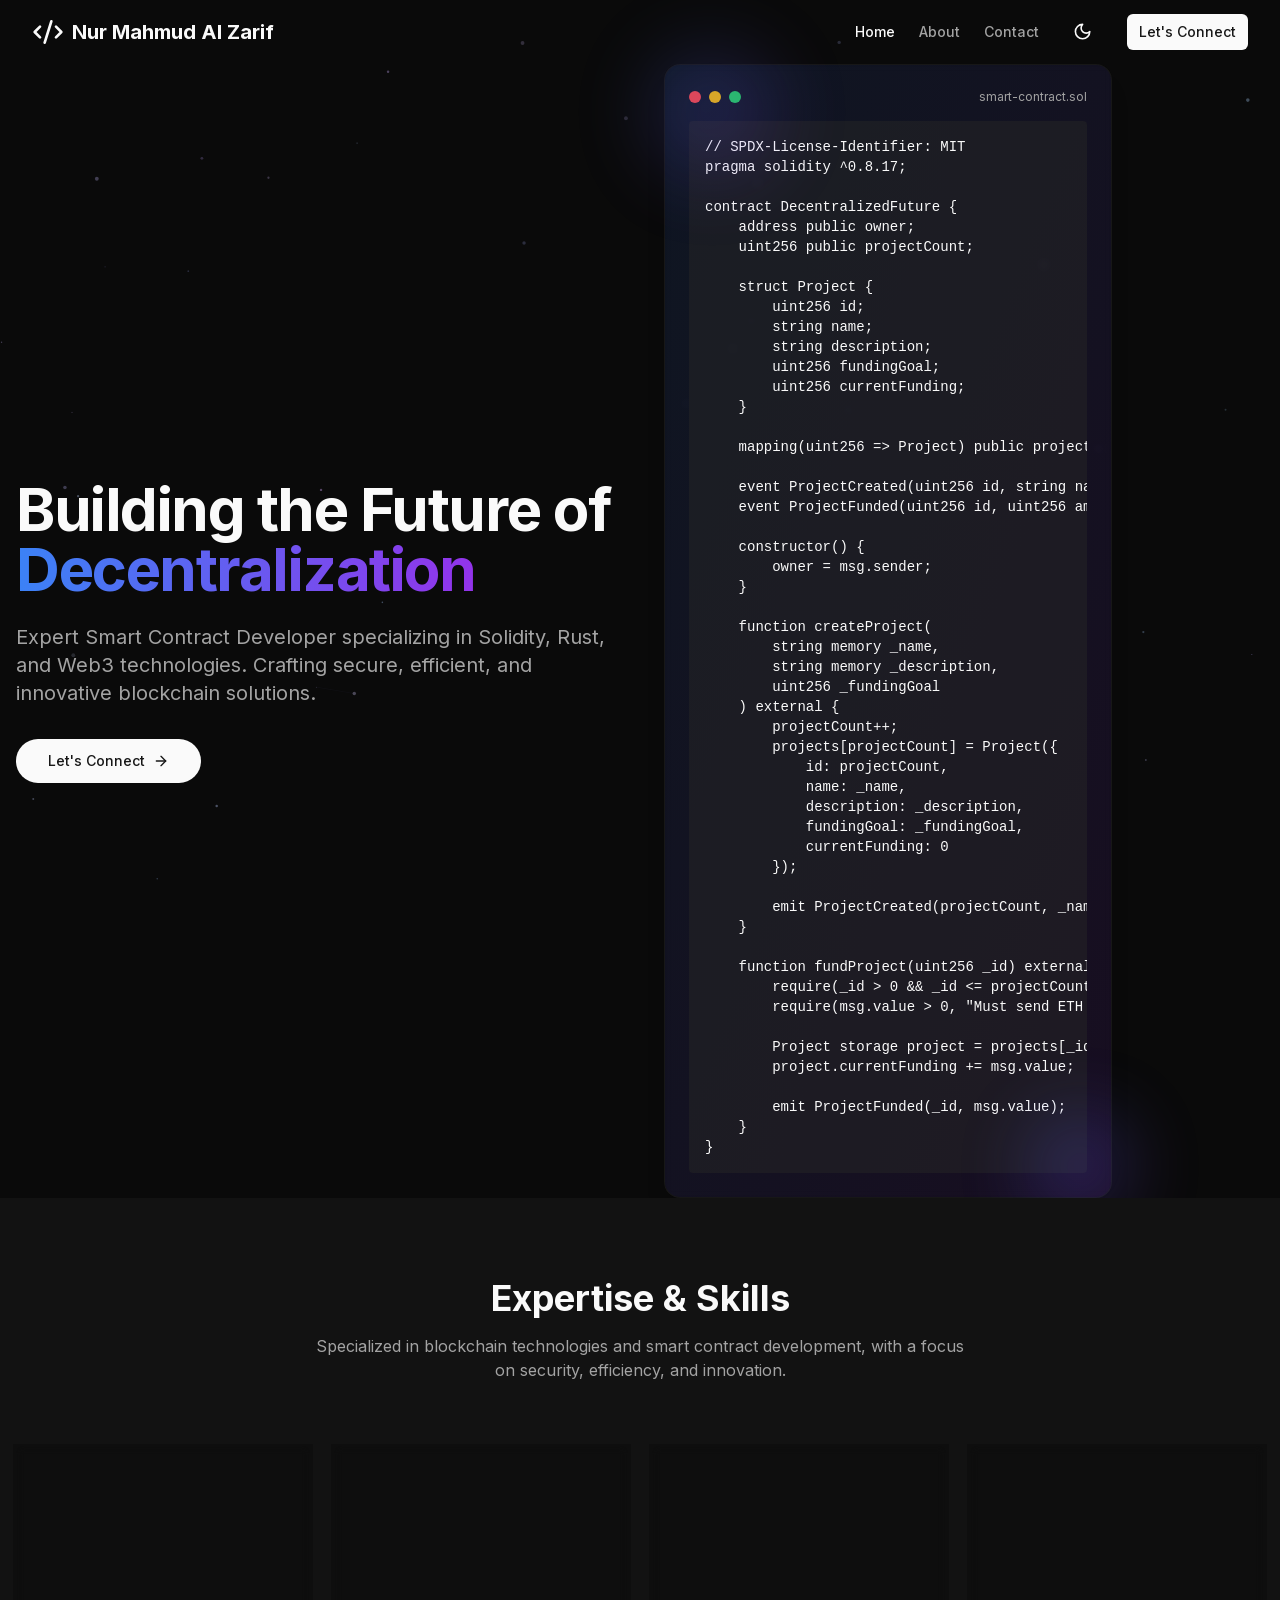
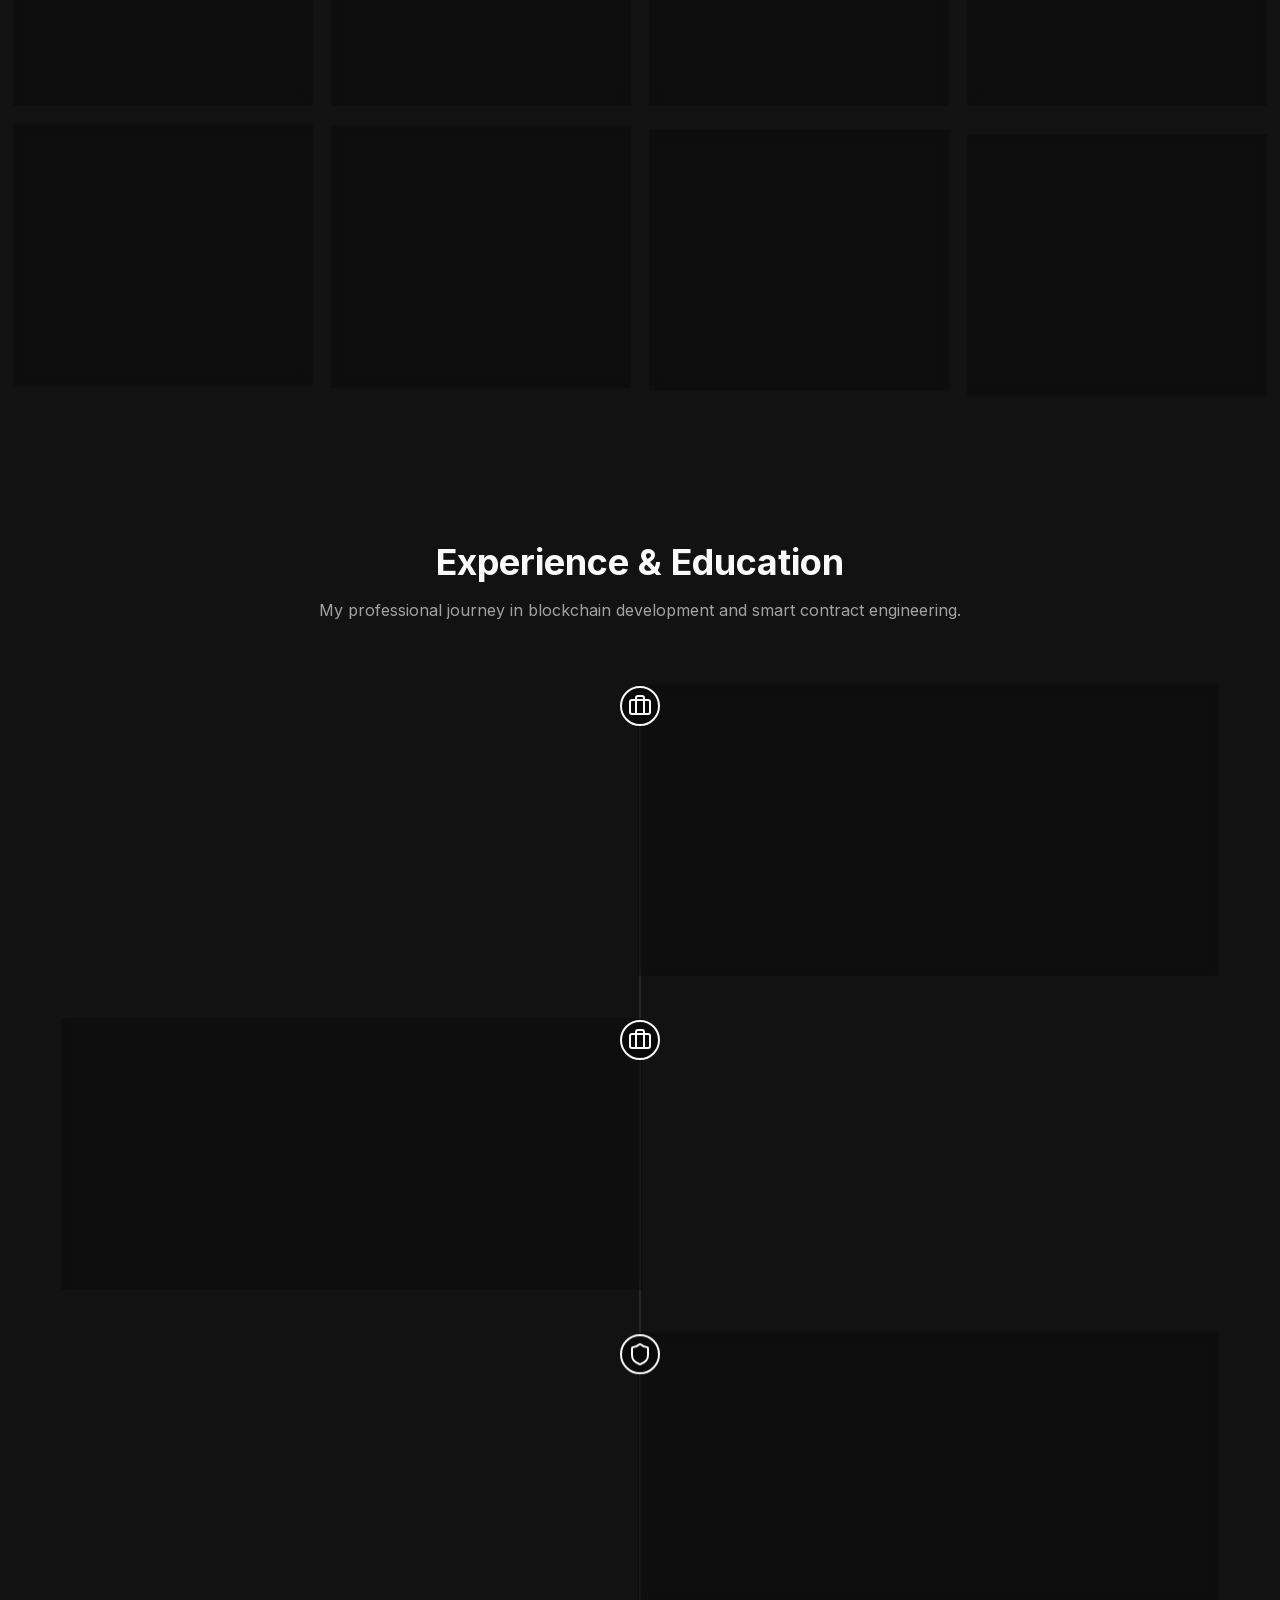
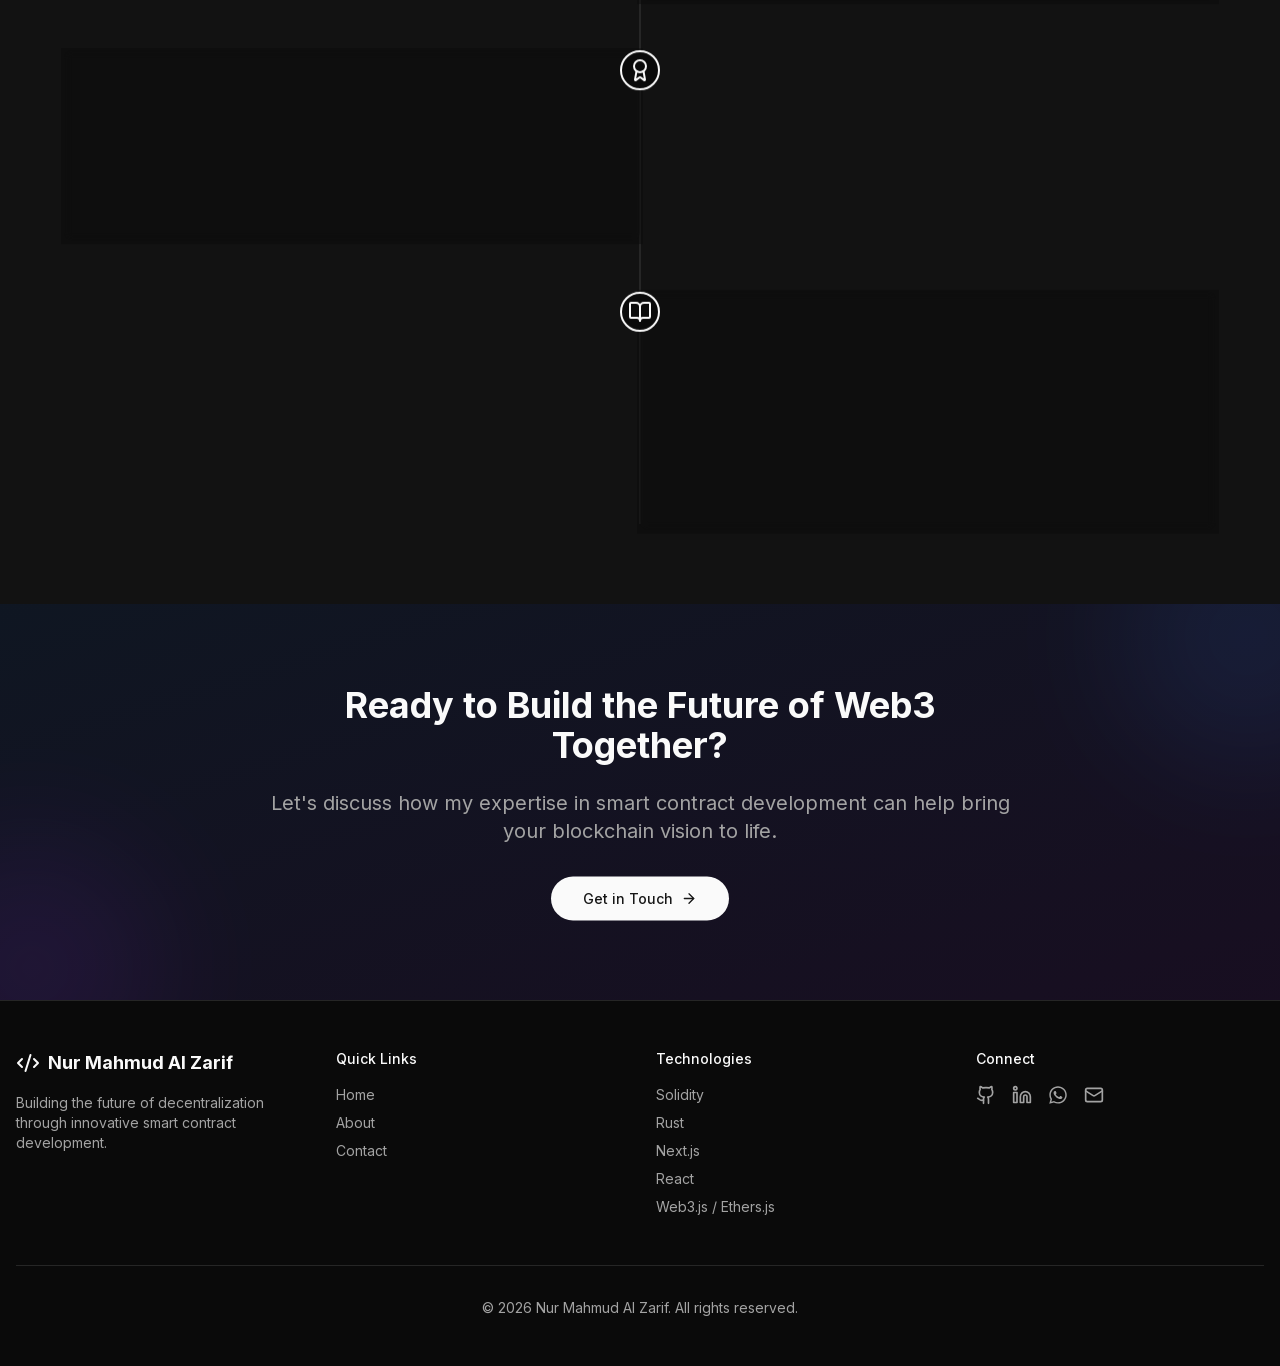
<file: index.html>
<!DOCTYPE html><html lang="en" class="scroll-smooth"><head><meta charSet="utf-8"/><meta name="viewport" content="width=device-width, initial-scale=1"/><link rel="stylesheet" href="./_next/static/css/45a8fd51b2a2b5e2.css" data-precedence="next"/><link rel="preload" href="./_next/static/chunks/webpack-13e09068e38a2623.js" as="script" fetchPriority="low"/><script src="./_next/static/chunks/fd9d1056-f0c4958f854e5904.js" async=""></script><script src="./_next/static/chunks/864-226b4ef325c792d5.js" async=""></script><script src="./_next/static/chunks/main-app-20a659b974d21bc2.js" async=""></script><title>Nur Mahmud Al Zarif | Smart Contract &amp; Blockchain Developer</title><meta name="description" content="Professional Smart Contract Developer specializing in Solidity, Rust, Ethereum, and Web3 technologies. Building secure, efficient, and innovative blockchain solutions."/><link rel="author" href="https://nurmahmud.xyz"/><meta name="author" content="Nur Mahmud Al Zarif"/><meta name="keywords" content="Smart Contract Developer,Blockchain Developer,Solidity,Rust,Ethereum,Web3,DeFi,NFT,DAO,Freelance Developer,Bangladesh"/><meta name="creator" content="Nur Mahmud Al Zarif"/><meta name="publisher" content="Nur Mahmud Al Zarif"/><meta name="robots" content="index, follow"/><meta name="googlebot" content="index, follow, max-video-preview:-1, max-image-preview:large, max-snippet:-1"/><meta name="theme-color" content="#0a0a0a"/><link rel="canonical" href="https://nurmahmud.xyz/"/><meta name="google-site-verification" content="your-google-verification-code"/><meta property="og:title" content="Nur Mahmud Al Zarif | Smart Contract &amp; Blockchain Developer"/><meta property="og:description" content="Professional Smart Contract Developer specializing in Solidity, Rust, Ethereum, and Web3 technologies."/><meta property="og:url" content="https://nurmahmud.xyz/"/><meta property="og:site_name" content="Nur Mahmud Al Zarif - Smart Contract Developer"/><meta property="og:locale" content="en_US"/><meta property="og:image" content="./og-image.jpg"/><meta property="og:image:width" content="1200"/><meta property="og:image:height" content="630"/><meta property="og:image:alt" content="Nur Mahmud Al Zarif - Smart Contract Developer"/><meta property="og:type" content="website"/><meta name="twitter:card" content="summary_large_image"/><meta name="twitter:title" content="Nur Mahmud Al Zarif | Smart Contract &amp; Blockchain Developer"/><meta name="twitter:description" content="Professional Smart Contract Developer specializing in Solidity, Rust, Ethereum, and Web3 technologies."/><meta name="twitter:image" content="./og-image.jpg"/><link rel="shortcut icon" href="./favicon.png"/><link rel="icon" href="./favicon.png"/><link rel="apple-touch-icon" href="./favicon.png"/><script type="application/ld+json">{"@context":"https://schema.org","@type":"Person","name":"Nur Mahmud Al Zarif","url":"https://nurmahmud.xyz","jobTitle":"Smart Contract & Blockchain Developer","description":"Professional Smart Contract Developer specializing in Solidity, Rust, Ethereum, and Web3 technologies.","email":"nurmahmudalzarif@gmail.com","address":{"@type":"PostalAddress","addressLocality":"Bogra","addressCountry":"Bangladesh"},"sameAs":["https://github.com/nurmahmudalzarif/","https://www.linkedin.com/in/nurmahmud"],"knowsAbout":["Solidity","Rust","Ethereum","Web3","DeFi","Smart Contracts","Blockchain Development"],"offers":{"@type":"Offer","itemOffered":{"@type":"Service","name":"Smart Contract Development","description":"Secure and efficient smart contract development for blockchain projects."}}}</script><script src="./_next/static/chunks/polyfills-c67a75d1b6f99dc8.js" noModule=""></script></head><body class="__className_f367f3"><script>!function(){try{var d=document.documentElement,c=d.classList;c.remove('light','dark');var e=localStorage.getItem('theme');if('system'===e||(!e&&false)){var t='(prefers-color-scheme: dark)',m=window.matchMedia(t);if(m.media!==t||m.matches){d.style.colorScheme = 'dark';c.add('dark')}else{d.style.colorScheme = 'light';c.add('light')}}else if(e){c.add(e|| '')}else{c.add('dark')}if(e==='light'||e==='dark'||!e)d.style.colorScheme=e||'dark'}catch(e){}}()</script><main class="min-h-screen"><header class="fixed top-0 w-full z-50 transition-all duration-300 bg-transparent"><div class="container mx-auto px-4 sm:px-6 lg:px-8"><div class="flex h-16 items-center justify-between"><div class="flex items-center"><a class="flex items-center space-x-2" href="./index.html"><svg xmlns="http://www.w3.org/2000/svg" width="24" height="24" viewBox="0 0 24 24" fill="none" stroke="currentColor" stroke-width="2" stroke-linecap="round" stroke-linejoin="round" class="lucide lucide-code-xml h-8 w-8 text-primary"><path d="m18 16 4-4-4-4"></path><path d="m6 8-4 4 4 4"></path><path d="m14.5 4-5 16"></path></svg><span class="font-bold text-xl hidden sm:inline-block">Nur Mahmud Al Zarif</span><span class="font-bold text-xl sm:hidden">NMAZ</span></a></div><nav class="hidden md:flex items-center space-x-6"><a class="text-sm font-medium transition-colors hover:text-primary text-primary" href="./index.html">Home</a><a class="text-sm font-medium transition-colors hover:text-primary text-muted-foreground" href="./about/index.html">About</a><a class="text-sm font-medium transition-colors hover:text-primary text-muted-foreground" href="./contact/index.html">Contact</a><button class="inline-flex items-center justify-center whitespace-nowrap text-sm font-medium ring-offset-background transition-colors focus-visible:outline-none focus-visible:ring-2 focus-visible:ring-ring focus-visible:ring-offset-2 disabled:pointer-events-none disabled:opacity-50 hover:bg-accent hover:text-accent-foreground h-10 w-10 rounded-full" type="button" id="radix-:Rkjb6la:" aria-haspopup="menu" aria-expanded="false" data-state="closed"><svg xmlns="http://www.w3.org/2000/svg" width="24" height="24" viewBox="0 0 24 24" fill="none" stroke="currentColor" stroke-width="2" stroke-linecap="round" stroke-linejoin="round" class="lucide lucide-sun h-[1.2rem] w-[1.2rem] rotate-0 scale-100 transition-all dark:-rotate-90 dark:scale-0"><circle cx="12" cy="12" r="4"></circle><path d="M12 2v2"></path><path d="M12 20v2"></path><path d="m4.93 4.93 1.41 1.41"></path><path d="m17.66 17.66 1.41 1.41"></path><path d="M2 12h2"></path><path d="M20 12h2"></path><path d="m6.34 17.66-1.41 1.41"></path><path d="m19.07 4.93-1.41 1.41"></path></svg><svg xmlns="http://www.w3.org/2000/svg" width="24" height="24" viewBox="0 0 24 24" fill="none" stroke="currentColor" stroke-width="2" stroke-linecap="round" stroke-linejoin="round" class="lucide lucide-moon absolute h-[1.2rem] w-[1.2rem] rotate-90 scale-0 transition-all dark:rotate-0 dark:scale-100"><path d="M12 3a6 6 0 0 0 9 9 9 9 0 1 1-9-9Z"></path></svg><span class="sr-only">Toggle theme</span></button><a class="inline-flex items-center justify-center whitespace-nowrap text-sm font-medium ring-offset-background transition-colors focus-visible:outline-none focus-visible:ring-2 focus-visible:ring-ring focus-visible:ring-offset-2 disabled:pointer-events-none disabled:opacity-50 bg-primary text-primary-foreground hover:bg-primary/90 h-9 rounded-md px-3 ml-4" href="./contact/index.html">Let&#x27;s Connect</a></nav><div class="flex md:hidden items-center space-x-2"><button class="inline-flex items-center justify-center whitespace-nowrap text-sm font-medium ring-offset-background transition-colors focus-visible:outline-none focus-visible:ring-2 focus-visible:ring-ring focus-visible:ring-offset-2 disabled:pointer-events-none disabled:opacity-50 hover:bg-accent hover:text-accent-foreground h-10 w-10 rounded-full" type="button" id="radix-:Rejb6la:" aria-haspopup="menu" aria-expanded="false" data-state="closed"><svg xmlns="http://www.w3.org/2000/svg" width="24" height="24" viewBox="0 0 24 24" fill="none" stroke="currentColor" stroke-width="2" stroke-linecap="round" stroke-linejoin="round" class="lucide lucide-sun h-[1.2rem] w-[1.2rem] rotate-0 scale-100 transition-all dark:-rotate-90 dark:scale-0"><circle cx="12" cy="12" r="4"></circle><path d="M12 2v2"></path><path d="M12 20v2"></path><path d="m4.93 4.93 1.41 1.41"></path><path d="m17.66 17.66 1.41 1.41"></path><path d="M2 12h2"></path><path d="M20 12h2"></path><path d="m6.34 17.66-1.41 1.41"></path><path d="m19.07 4.93-1.41 1.41"></path></svg><svg xmlns="http://www.w3.org/2000/svg" width="24" height="24" viewBox="0 0 24 24" fill="none" stroke="currentColor" stroke-width="2" stroke-linecap="round" stroke-linejoin="round" class="lucide lucide-moon absolute h-[1.2rem] w-[1.2rem] rotate-90 scale-0 transition-all dark:rotate-0 dark:scale-100"><path d="M12 3a6 6 0 0 0 9 9 9 9 0 1 1-9-9Z"></path></svg><span class="sr-only">Toggle theme</span></button><button class="inline-flex items-center justify-center whitespace-nowrap rounded-md text-sm font-medium ring-offset-background transition-colors focus-visible:outline-none focus-visible:ring-2 focus-visible:ring-ring focus-visible:ring-offset-2 disabled:pointer-events-none disabled:opacity-50 hover:bg-accent hover:text-accent-foreground h-10 w-10" aria-label="Toggle Menu"><svg xmlns="http://www.w3.org/2000/svg" width="24" height="24" viewBox="0 0 24 24" fill="none" stroke="currentColor" stroke-width="2" stroke-linecap="round" stroke-linejoin="round" class="lucide lucide-menu h-6 w-6"><line x1="4" x2="20" y1="12" y2="12"></line><line x1="4" x2="20" y1="6" y2="6"></line><line x1="4" x2="20" y1="18" y2="18"></line></svg></button></div></div></div></header><div class="relative min-h-screen flex items-center justify-center overflow-hidden"><canvas class="absolute inset-0 w-full h-full" style="z-index:0"></canvas><div class="container mx-auto px-4 z-10 pt-16"><div class="grid grid-cols-1 lg:grid-cols-2 gap-12 items-center"><div class="text-center lg:text-left" style="opacity:0;transform:translateY(20px)"><h1 class="text-4xl md:text-5xl lg:text-6xl font-bold tracking-tight mb-6">Building the Future of<!-- --> <span class="bg-clip-text text-transparent bg-gradient-to-r from-blue-500 to-purple-600">Decentralization</span></h1><p class="text-xl text-muted-foreground mb-8 max-w-2xl mx-auto lg:mx-0">Expert Smart Contract Developer specializing in Solidity, Rust, and Web3 technologies. Crafting secure, efficient, and innovative blockchain solutions.</p><div class="flex flex-col sm:flex-row gap-4 justify-center lg:justify-start"><a class="inline-flex items-center justify-center whitespace-nowrap text-sm font-medium ring-offset-background transition-colors focus-visible:outline-none focus-visible:ring-2 focus-visible:ring-ring focus-visible:ring-offset-2 disabled:pointer-events-none disabled:opacity-50 bg-primary text-primary-foreground hover:bg-primary/90 h-11 px-8 rounded-full" href="./contact/index.html">Let&#x27;s Connect <svg xmlns="http://www.w3.org/2000/svg" width="24" height="24" viewBox="0 0 24 24" fill="none" stroke="currentColor" stroke-width="2" stroke-linecap="round" stroke-linejoin="round" class="lucide lucide-arrow-right ml-2 h-4 w-4"><path d="M5 12h14"></path><path d="m12 5 7 7-7 7"></path></svg></a></div></div><div class="relative mx-auto lg:mx-0 max-w-md" style="opacity:0;transform:scale(0.9)"><div class="relative rounded-2xl overflow-hidden border border-border/50 shadow-xl bg-card/30 backdrop-blur-sm"><div class="absolute inset-0 bg-gradient-to-br from-blue-500/10 to-purple-600/10 z-0"></div><div class="relative z-10 p-6"><div class="flex items-center justify-between mb-4"><div class="flex space-x-2"><div class="w-3 h-3 rounded-full bg-red-500"></div><div class="w-3 h-3 rounded-full bg-yellow-500"></div><div class="w-3 h-3 rounded-full bg-green-500"></div></div><div class="text-xs text-muted-foreground">smart-contract.sol</div></div><pre class="text-xs sm:text-sm overflow-x-auto p-4 rounded bg-muted/50"><code class="language-solidity">// SPDX-License-Identifier: MIT
pragma solidity ^0.8.17;

contract DecentralizedFuture {
    address public owner;
    uint256 public projectCount;
    
    struct Project {
        uint256 id;
        string name;
        string description;
        uint256 fundingGoal;
        uint256 currentFunding;
    }
    
    mapping(uint256 =&gt; Project) public projects;
    
    event ProjectCreated(uint256 id, string name);
    event ProjectFunded(uint256 id, uint256 amount);
    
    constructor() {
        owner = msg.sender;
    }
    
    function createProject(
        string memory _name,
        string memory _description,
        uint256 _fundingGoal
    ) external {
        projectCount++;
        projects[projectCount] = Project({
            id: projectCount,
            name: _name,
            description: _description,
            fundingGoal: _fundingGoal,
            currentFunding: 0
        });
        
        emit ProjectCreated(projectCount, _name);
    }
    
    function fundProject(uint256 _id) external payable {
        require(_id &gt; 0 &amp;&amp; _id &lt;= projectCount, &quot;Invalid project ID&quot;);
        require(msg.value &gt; 0, &quot;Must send ETH to fund&quot;);
        
        Project storage project = projects[_id];
        project.currentFunding += msg.value;
        
        emit ProjectFunded(_id, msg.value);
    }
}</code></pre></div></div><div class="absolute -bottom-4 -right-4 w-24 h-24 bg-gradient-to-br from-blue-500 to-purple-600 rounded-full blur-2xl opacity-30"></div><div class="absolute -top-4 -left-4 w-32 h-32 bg-gradient-to-br from-blue-500 to-purple-600 rounded-full blur-2xl opacity-20"></div></div></div></div></div><section class="py-20 bg-muted/30"><div class="container mx-auto px-4"><div class="text-center mb-16" style="opacity:0;transform:translateY(20px)"><h2 class="text-3xl md:text-4xl font-bold mb-4">Expertise &amp; Skills</h2><p class="text-muted-foreground max-w-2xl mx-auto">Specialized in blockchain technologies and smart contract development, with a focus on security, efficiency, and innovation.</p></div><div class="grid grid-cols-1 md:grid-cols-2 lg:grid-cols-4 gap-6"><div style="opacity:0;transform:translateY(20px)"><div class="rounded-lg border text-card-foreground shadow-sm h-full border-border/50 bg-card/50 backdrop-blur-sm hover:shadow-md transition-all duration-300 hover:border-primary/20"><div class="flex flex-col space-y-1.5 p-6"><div class="mb-2"><svg xmlns="http://www.w3.org/2000/svg" width="24" height="24" viewBox="0 0 24 24" fill="none" stroke="currentColor" stroke-width="2" stroke-linecap="round" stroke-linejoin="round" class="lucide lucide-code h-10 w-10 text-blue-500"><polyline points="16 18 22 12 16 6"></polyline><polyline points="8 6 2 12 8 18"></polyline></svg></div><h3 class="text-2xl font-semibold leading-none tracking-tight">Smart Contract Development</h3></div><div class="p-6 pt-0"><p class="text-sm text-muted-foreground">Expert in Solidity and Rust for building secure, efficient smart contracts on various blockchain platforms.</p></div></div></div><div style="opacity:0;transform:translateY(20px)"><div class="rounded-lg border text-card-foreground shadow-sm h-full border-border/50 bg-card/50 backdrop-blur-sm hover:shadow-md transition-all duration-300 hover:border-primary/20"><div class="flex flex-col space-y-1.5 p-6"><div class="mb-2"><svg xmlns="http://www.w3.org/2000/svg" width="24" height="24" viewBox="0 0 24 24" fill="none" stroke="currentColor" stroke-width="2" stroke-linecap="round" stroke-linejoin="round" class="lucide lucide-shield h-10 w-10 text-green-500"><path d="M20 13c0 5-3.5 7.5-7.66 8.95a1 1 0 0 1-.67-.01C7.5 20.5 4 18 4 13V6a1 1 0 0 1 1-1c2 0 4.5-1.2 6.24-2.72a1.17 1.17 0 0 1 1.52 0C14.51 3.81 17 5 19 5a1 1 0 0 1 1 1z"></path></svg></div><h3 class="text-2xl font-semibold leading-none tracking-tight">Security Auditing</h3></div><div class="p-6 pt-0"><p class="text-sm text-muted-foreground">Thorough security analysis and auditing of smart contracts to prevent vulnerabilities and exploits.</p></div></div></div><div style="opacity:0;transform:translateY(20px)"><div class="rounded-lg border text-card-foreground shadow-sm h-full border-border/50 bg-card/50 backdrop-blur-sm hover:shadow-md transition-all duration-300 hover:border-primary/20"><div class="flex flex-col space-y-1.5 p-6"><div class="mb-2"><svg xmlns="http://www.w3.org/2000/svg" width="24" height="24" viewBox="0 0 24 24" fill="none" stroke="currentColor" stroke-width="2" stroke-linecap="round" stroke-linejoin="round" class="lucide lucide-cpu h-10 w-10 text-purple-500"><rect width="16" height="16" x="4" y="4" rx="2"></rect><rect width="6" height="6" x="9" y="9" rx="1"></rect><path d="M15 2v2"></path><path d="M15 20v2"></path><path d="M2 15h2"></path><path d="M2 9h2"></path><path d="M20 15h2"></path><path d="M20 9h2"></path><path d="M9 2v2"></path><path d="M9 20v2"></path></svg></div><h3 class="text-2xl font-semibold leading-none tracking-tight">Blockchain Architecture</h3></div><div class="p-6 pt-0"><p class="text-sm text-muted-foreground">Designing scalable and efficient blockchain architectures for enterprise and DeFi applications.</p></div></div></div><div style="opacity:0;transform:translateY(20px)"><div class="rounded-lg border text-card-foreground shadow-sm h-full border-border/50 bg-card/50 backdrop-blur-sm hover:shadow-md transition-all duration-300 hover:border-primary/20"><div class="flex flex-col space-y-1.5 p-6"><div class="mb-2"><svg xmlns="http://www.w3.org/2000/svg" width="24" height="24" viewBox="0 0 24 24" fill="none" stroke="currentColor" stroke-width="2" stroke-linecap="round" stroke-linejoin="round" class="lucide lucide-database h-10 w-10 text-yellow-500"><ellipse cx="12" cy="5" rx="9" ry="3"></ellipse><path d="M3 5V19A9 3 0 0 0 21 19V5"></path><path d="M3 12A9 3 0 0 0 21 12"></path></svg></div><h3 class="text-2xl font-semibold leading-none tracking-tight">DeFi Protocols</h3></div><div class="p-6 pt-0"><p class="text-sm text-muted-foreground">Building decentralized finance protocols including lending platforms, DEXs, and yield farming solutions.</p></div></div></div><div style="opacity:0;transform:translateY(20px)"><div class="rounded-lg border text-card-foreground shadow-sm h-full border-border/50 bg-card/50 backdrop-blur-sm hover:shadow-md transition-all duration-300 hover:border-primary/20"><div class="flex flex-col space-y-1.5 p-6"><div class="mb-2"><svg xmlns="http://www.w3.org/2000/svg" width="24" height="24" viewBox="0 0 24 24" fill="none" stroke="currentColor" stroke-width="2" stroke-linecap="round" stroke-linejoin="round" class="lucide lucide-layers h-10 w-10 text-red-500"><path d="m12.83 2.18a2 2 0 0 0-1.66 0L2.6 6.08a1 1 0 0 0 0 1.83l8.58 3.91a2 2 0 0 0 1.66 0l8.58-3.9a1 1 0 0 0 0-1.83Z"></path><path d="m22 17.65-9.17 4.16a2 2 0 0 1-1.66 0L2 17.65"></path><path d="m22 12.65-9.17 4.16a2 2 0 0 1-1.66 0L2 12.65"></path></svg></div><h3 class="text-2xl font-semibold leading-none tracking-tight">Layer 2 Solutions</h3></div><div class="p-6 pt-0"><p class="text-sm text-muted-foreground">Implementing Layer 2 scaling solutions like Optimistic Rollups and zkRollups for Ethereum.</p></div></div></div><div style="opacity:0;transform:translateY(20px)"><div class="rounded-lg border text-card-foreground shadow-sm h-full border-border/50 bg-card/50 backdrop-blur-sm hover:shadow-md transition-all duration-300 hover:border-primary/20"><div class="flex flex-col space-y-1.5 p-6"><div class="mb-2"><svg xmlns="http://www.w3.org/2000/svg" width="24" height="24" viewBox="0 0 24 24" fill="none" stroke="currentColor" stroke-width="2" stroke-linecap="round" stroke-linejoin="round" class="lucide lucide-git-branch h-10 w-10 text-indigo-500"><line x1="6" x2="6" y1="3" y2="15"></line><circle cx="18" cy="6" r="3"></circle><circle cx="6" cy="18" r="3"></circle><path d="M18 9a9 9 0 0 1-9 9"></path></svg></div><h3 class="text-2xl font-semibold leading-none tracking-tight">Web3 Integration</h3></div><div class="p-6 pt-0"><p class="text-sm text-muted-foreground">Seamless integration of Web3 technologies with frontend applications using ethers.js and web3.js.</p></div></div></div><div style="opacity:0;transform:translateY(20px)"><div class="rounded-lg border text-card-foreground shadow-sm h-full border-border/50 bg-card/50 backdrop-blur-sm hover:shadow-md transition-all duration-300 hover:border-primary/20"><div class="flex flex-col space-y-1.5 p-6"><div class="mb-2"><svg xmlns="http://www.w3.org/2000/svg" width="24" height="24" viewBox="0 0 24 24" fill="none" stroke="currentColor" stroke-width="2" stroke-linecap="round" stroke-linejoin="round" class="lucide lucide-zap h-10 w-10 text-orange-500"><path d="M4 14a1 1 0 0 1-.78-1.63l9.9-10.2a.5.5 0 0 1 .86.46l-1.92 6.02A1 1 0 0 0 13 10h7a1 1 0 0 1 .78 1.63l-9.9 10.2a.5.5 0 0 1-.86-.46l1.92-6.02A1 1 0 0 0 11 14z"></path></svg></div><h3 class="text-2xl font-semibold leading-none tracking-tight">Gas Optimization</h3></div><div class="p-6 pt-0"><p class="text-sm text-muted-foreground">Specialized techniques for optimizing gas usage in smart contracts to reduce transaction costs.</p></div></div></div><div style="opacity:0;transform:translateY(20px)"><div class="rounded-lg border text-card-foreground shadow-sm h-full border-border/50 bg-card/50 backdrop-blur-sm hover:shadow-md transition-all duration-300 hover:border-primary/20"><div class="flex flex-col space-y-1.5 p-6"><div class="mb-2"><svg xmlns="http://www.w3.org/2000/svg" width="24" height="24" viewBox="0 0 24 24" fill="none" stroke="currentColor" stroke-width="2" stroke-linecap="round" stroke-linejoin="round" class="lucide lucide-workflow h-10 w-10 text-teal-500"><rect width="8" height="8" x="3" y="3" rx="2"></rect><path d="M7 11v4a2 2 0 0 0 2 2h4"></path><rect width="8" height="8" x="13" y="13" rx="2"></rect></svg></div><h3 class="text-2xl font-semibold leading-none tracking-tight">Cross-Chain Development</h3></div><div class="p-6 pt-0"><p class="text-sm text-muted-foreground">Building bridges and cross-chain applications to enable interoperability between blockchains.</p></div></div></div></div></div></section><section class="py-20 bg-muted/30"><div class="container mx-auto px-4"><div class="text-center mb-16" style="opacity:0;transform:translateY(20px)"><h2 class="text-3xl md:text-4xl font-bold mb-4">Experience &amp; Education</h2><p class="text-muted-foreground max-w-2xl mx-auto">My professional journey in blockchain development and smart contract engineering.</p></div><div class="relative"><div class="absolute left-0 md:left-1/2 transform md:-translate-x-1/2 h-full w-0.5 bg-border"></div><div class="space-y-12"><div class="relative flex flex-col md:flex-row md:flex-row-reverse" style="opacity:0;transform:translateY(20px)"><div class="absolute left-0 md:left-1/2 transform -translate-x-1/2 w-10 h-10 rounded-full bg-background border-2 border-primary flex items-center justify-center z-10"><svg xmlns="http://www.w3.org/2000/svg" width="24" height="24" viewBox="0 0 24 24" fill="none" stroke="currentColor" stroke-width="2" stroke-linecap="round" stroke-linejoin="round" class="lucide lucide-briefcase h-6 w-6"><path d="M16 20V4a2 2 0 0 0-2-2h-4a2 2 0 0 0-2 2v16"></path><rect width="20" height="14" x="2" y="6" rx="2"></rect></svg></div><div class="md:w-1/2 md:pr-12 pl-12 md:pl-0"><div class="rounded-lg border text-card-foreground shadow-sm border-border/50 bg-card/50 backdrop-blur-sm hover:shadow-md transition-all duration-300 hover:border-primary/20"><div class="flex flex-col space-y-1.5 p-6"><div class="flex justify-between items-start"><div><h3 class="font-semibold tracking-tight text-xl">Lead Smart Contract Developer</h3><p class="text-primary font-medium">DeFi Protocol Labs</p></div><span class="text-sm text-muted-foreground bg-muted px-2 py-1 rounded">2023 - Present</span></div></div><div class="p-6 pt-0"><p class="text-muted-foreground mb-4">Leading the development of innovative DeFi protocols, focusing on security, gas optimization, and cross-chain functionality.</p><ul class="space-y-2"><li class="text-sm flex items-start"><span class="mr-2 text-primary">•</span><span>Developed and audited smart contracts for a lending protocol with $50M+ TVL</span></li><li class="text-sm flex items-start"><span class="mr-2 text-primary">•</span><span>Implemented gas optimization techniques reducing transaction costs by 35%</span></li><li class="text-sm flex items-start"><span class="mr-2 text-primary">•</span><span>Led a team of 5 blockchain developers across multiple projects</span></li></ul></div></div></div></div><div class="relative flex flex-col md:flex-row " style="opacity:0;transform:translateY(20px)"><div class="absolute left-0 md:left-1/2 transform -translate-x-1/2 w-10 h-10 rounded-full bg-background border-2 border-primary flex items-center justify-center z-10"><svg xmlns="http://www.w3.org/2000/svg" width="24" height="24" viewBox="0 0 24 24" fill="none" stroke="currentColor" stroke-width="2" stroke-linecap="round" stroke-linejoin="round" class="lucide lucide-briefcase h-6 w-6"><path d="M16 20V4a2 2 0 0 0-2-2h-4a2 2 0 0 0-2 2v16"></path><rect width="20" height="14" x="2" y="6" rx="2"></rect></svg></div><div class="md:w-1/2 md:pl-12 pl-12 md:pl-0"><div class="rounded-lg border text-card-foreground shadow-sm border-border/50 bg-card/50 backdrop-blur-sm hover:shadow-md transition-all duration-300 hover:border-primary/20"><div class="flex flex-col space-y-1.5 p-6"><div class="flex justify-between items-start"><div><h3 class="font-semibold tracking-tight text-xl">Blockchain Engineer</h3><p class="text-primary font-medium">Web3 Innovations</p></div><span class="text-sm text-muted-foreground bg-muted px-2 py-1 rounded">2021 - 2023</span></div></div><div class="p-6 pt-0"><p class="text-muted-foreground mb-4">Designed and implemented smart contracts for NFT marketplaces, DAOs, and DeFi applications on Ethereum and Polygon.</p><ul class="space-y-2"><li class="text-sm flex items-start"><span class="mr-2 text-primary">•</span><span>Built a custom NFT marketplace with royalty distribution system</span></li><li class="text-sm flex items-start"><span class="mr-2 text-primary">•</span><span>Created a DAO governance framework used by 3 major projects</span></li><li class="text-sm flex items-start"><span class="mr-2 text-primary">•</span><span>Integrated Layer 2 solutions reducing gas fees by over 90%</span></li></ul></div></div></div></div><div class="relative flex flex-col md:flex-row md:flex-row-reverse" style="opacity:0;transform:translateY(20px)"><div class="absolute left-0 md:left-1/2 transform -translate-x-1/2 w-10 h-10 rounded-full bg-background border-2 border-primary flex items-center justify-center z-10"><svg xmlns="http://www.w3.org/2000/svg" width="24" height="24" viewBox="0 0 24 24" fill="none" stroke="currentColor" stroke-width="2" stroke-linecap="round" stroke-linejoin="round" class="lucide lucide-shield h-6 w-6"><path d="M20 13c0 5-3.5 7.5-7.66 8.95a1 1 0 0 1-.67-.01C7.5 20.5 4 18 4 13V6a1 1 0 0 1 1-1c2 0 4.5-1.2 6.24-2.72a1.17 1.17 0 0 1 1.52 0C14.51 3.81 17 5 19 5a1 1 0 0 1 1 1z"></path></svg></div><div class="md:w-1/2 md:pr-12 pl-12 md:pl-0"><div class="rounded-lg border text-card-foreground shadow-sm border-border/50 bg-card/50 backdrop-blur-sm hover:shadow-md transition-all duration-300 hover:border-primary/20"><div class="flex flex-col space-y-1.5 p-6"><div class="flex justify-between items-start"><div><h3 class="font-semibold tracking-tight text-xl">Smart Contract Auditor</h3><p class="text-primary font-medium">Blockchain Security Partners</p></div><span class="text-sm text-muted-foreground bg-muted px-2 py-1 rounded">2020 - 2021</span></div></div><div class="p-6 pt-0"><p class="text-muted-foreground mb-4">Conducted comprehensive security audits of smart contracts, identifying vulnerabilities and recommending improvements.</p><ul class="space-y-2"><li class="text-sm flex items-start"><span class="mr-2 text-primary">•</span><span>Audited 30+ smart contracts, identifying critical vulnerabilities</span></li><li class="text-sm flex items-start"><span class="mr-2 text-primary">•</span><span>Developed security best practices documentation for client teams</span></li><li class="text-sm flex items-start"><span class="mr-2 text-primary">•</span><span>Prevented potential exploits that could have resulted in millions in losses</span></li></ul></div></div></div></div><div class="relative flex flex-col md:flex-row " style="opacity:0;transform:translateY(20px)"><div class="absolute left-0 md:left-1/2 transform -translate-x-1/2 w-10 h-10 rounded-full bg-background border-2 border-primary flex items-center justify-center z-10"><svg xmlns="http://www.w3.org/2000/svg" width="24" height="24" viewBox="0 0 24 24" fill="none" stroke="currentColor" stroke-width="2" stroke-linecap="round" stroke-linejoin="round" class="lucide lucide-award h-6 w-6"><path d="m15.477 12.89 1.515 8.526a.5.5 0 0 1-.81.47l-3.58-2.687a1 1 0 0 0-1.197 0l-3.586 2.686a.5.5 0 0 1-.81-.469l1.514-8.526"></path><circle cx="12" cy="8" r="6"></circle></svg></div><div class="md:w-1/2 md:pl-12 pl-12 md:pl-0"><div class="rounded-lg border text-card-foreground shadow-sm border-border/50 bg-card/50 backdrop-blur-sm hover:shadow-md transition-all duration-300 hover:border-primary/20"><div class="flex flex-col space-y-1.5 p-6"><div class="flex justify-between items-start"><div><h3 class="font-semibold tracking-tight text-xl">Certified Blockchain Developer</h3><p class="text-primary font-medium">Blockchain Council</p></div><span class="text-sm text-muted-foreground bg-muted px-2 py-1 rounded">2020</span></div></div><div class="p-6 pt-0"><p class="text-muted-foreground mb-4">Advanced certification in blockchain development, smart contract programming, and security best practices.</p></div></div></div></div><div class="relative flex flex-col md:flex-row md:flex-row-reverse" style="opacity:0;transform:translateY(20px)"><div class="absolute left-0 md:left-1/2 transform -translate-x-1/2 w-10 h-10 rounded-full bg-background border-2 border-primary flex items-center justify-center z-10"><svg xmlns="http://www.w3.org/2000/svg" width="24" height="24" viewBox="0 0 24 24" fill="none" stroke="currentColor" stroke-width="2" stroke-linecap="round" stroke-linejoin="round" class="lucide lucide-book-open h-6 w-6"><path d="M12 7v14"></path><path d="M3 18a1 1 0 0 1-1-1V4a1 1 0 0 1 1-1h5a4 4 0 0 1 4 4 4 4 0 0 1 4-4h5a1 1 0 0 1 1 1v13a1 1 0 0 1-1 1h-6a3 3 0 0 0-3 3 3 3 0 0 0-3-3z"></path></svg></div><div class="md:w-1/2 md:pr-12 pl-12 md:pl-0"><div class="rounded-lg border text-card-foreground shadow-sm border-border/50 bg-card/50 backdrop-blur-sm hover:shadow-md transition-all duration-300 hover:border-primary/20"><div class="flex flex-col space-y-1.5 p-6"><div class="flex justify-between items-start"><div><h3 class="font-semibold tracking-tight text-xl">Learning in Computer Science</h3><p class="text-primary font-medium">Open Source</p></div><span class="text-sm text-muted-foreground bg-muted px-2 py-1 rounded">2017 - Present</span></div></div><div class="p-6 pt-0"><p class="text-muted-foreground mb-4">Specialized in distributed systems, cryptography, and blockchain technology.</p><ul class="space-y-2"><li class="text-sm flex items-start"><span class="mr-2 text-primary">•</span><span>Thesis: &#x27;Optimizing Smart Contract Execution in Ethereum Virtual Machine&#x27;</span></li><li class="text-sm flex items-start"><span class="mr-2 text-primary">•</span><span>Published research on gas optimization techniques</span></li></ul></div></div></div></div></div></div></div></section><section class="py-20 relative overflow-hidden"><div class="absolute inset-0 bg-gradient-to-br from-blue-500/10 to-purple-600/10 z-0"></div><div class="absolute -top-24 -right-24 w-64 h-64 bg-blue-500 rounded-full blur-3xl opacity-10"></div><div class="absolute -bottom-24 -left-24 w-64 h-64 bg-purple-600 rounded-full blur-3xl opacity-10"></div><div class="container mx-auto px-4 relative z-10"><div class="max-w-3xl mx-auto text-center" style="opacity:0;transform:translateY(20px)"><h2 class="text-3xl md:text-4xl font-bold mb-6">Ready to Build the Future of Web3 Together?</h2><p class="text-xl text-muted-foreground mb-8">Let&#x27;s discuss how my expertise in smart contract development can help bring your blockchain vision to life.</p><div class="flex flex-col sm:flex-row gap-4 justify-center"><a class="inline-flex items-center justify-center whitespace-nowrap text-sm font-medium ring-offset-background transition-colors focus-visible:outline-none focus-visible:ring-2 focus-visible:ring-ring focus-visible:ring-offset-2 disabled:pointer-events-none disabled:opacity-50 bg-primary text-primary-foreground hover:bg-primary/90 h-11 px-8 rounded-full" href="./contact/index.html">Get in Touch <svg xmlns="http://www.w3.org/2000/svg" width="24" height="24" viewBox="0 0 24 24" fill="none" stroke="currentColor" stroke-width="2" stroke-linecap="round" stroke-linejoin="round" class="lucide lucide-arrow-right ml-2 h-4 w-4"><path d="M5 12h14"></path><path d="m12 5 7 7-7 7"></path></svg></a></div></div></div></section><footer class="border-t bg-background"><div class="container mx-auto px-4 py-12"><div class="grid grid-cols-1 md:grid-cols-4 gap-8"><div class="space-y-4"><div class="flex items-center space-x-2"><svg xmlns="http://www.w3.org/2000/svg" width="24" height="24" viewBox="0 0 24 24" fill="none" stroke="currentColor" stroke-width="2" stroke-linecap="round" stroke-linejoin="round" class="lucide lucide-code-xml h-6 w-6 text-primary"><path d="m18 16 4-4-4-4"></path><path d="m6 8-4 4 4 4"></path><path d="m14.5 4-5 16"></path></svg><span class="font-bold text-lg">Nur Mahmud Al Zarif</span></div><p class="text-sm text-muted-foreground">Building the future of decentralization through innovative smart contract development.</p></div><div><h3 class="font-medium text-sm mb-4">Quick Links</h3><ul class="space-y-2 text-sm"><li><a class="text-muted-foreground hover:text-primary transition-colors" href="./index.html">Home</a></li><li><a class="text-muted-foreground hover:text-primary transition-colors" href="./about/index.html">About</a></li><li><a class="text-muted-foreground hover:text-primary transition-colors" href="./contact/index.html">Contact</a></li></ul></div><div><h3 class="font-medium text-sm mb-4">Technologies</h3><ul class="space-y-2 text-sm"><li class="text-muted-foreground">Solidity</li><li class="text-muted-foreground">Rust</li><li class="text-muted-foreground">Next.js</li><li class="text-muted-foreground">React</li><li class="text-muted-foreground">Web3.js / Ethers.js</li></ul></div><div><h3 class="font-medium text-sm mb-4">Connect</h3><div class="flex space-x-4"><a target="_blank" rel="noopener noreferrer" class="text-muted-foreground hover:text-primary transition-colors" href="https://github.com/nurmahmudalzarif/"><svg xmlns="http://www.w3.org/2000/svg" width="24" height="24" viewBox="0 0 24 24" fill="none" stroke="currentColor" stroke-width="2" stroke-linecap="round" stroke-linejoin="round" class="lucide lucide-github h-5 w-5"><path d="M15 22v-4a4.8 4.8 0 0 0-1-3.5c3 0 6-2 6-5.5.08-1.25-.27-2.48-1-3.5.28-1.15.28-2.35 0-3.5 0 0-1 0-3 1.5-2.64-.5-5.36-.5-8 0C6 2 5 2 5 2c-.3 1.15-.3 2.35 0 3.5A5.403 5.403 0 0 0 4 9c0 3.5 3 5.5 6 5.5-.39.49-.68 1.05-.85 1.65-.17.6-.22 1.23-.15 1.85v4"></path><path d="M9 18c-4.51 2-5-2-7-2"></path></svg><span class="sr-only">GitHub</span></a><a target="_blank" rel="noopener noreferrer" class="text-muted-foreground hover:text-primary transition-colors" href="https://www.linkedin.com/in/nurmahmud"><svg xmlns="http://www.w3.org/2000/svg" width="24" height="24" viewBox="0 0 24 24" fill="none" stroke="currentColor" stroke-width="2" stroke-linecap="round" stroke-linejoin="round" class="lucide lucide-linkedin h-5 w-5"><path d="M16 8a6 6 0 0 1 6 6v7h-4v-7a2 2 0 0 0-2-2 2 2 0 0 0-2 2v7h-4v-7a6 6 0 0 1 6-6z"></path><rect width="4" height="12" x="2" y="9"></rect><circle cx="4" cy="4" r="2"></circle></svg><span class="sr-only">LinkedIn</span></a><a target="_blank" rel="noopener noreferrer" class="text-muted-foreground hover:text-primary transition-colors" href="https://wa.me/8801401497707?text=Hello%2C%20I%20am%20interested%20in%20your%20smart%20contract%20development%20services."><svg stroke="currentColor" fill="currentColor" stroke-width="0" viewBox="0 0 448 512" class="h-5 w-5" height="1em" width="1em" xmlns="http://www.w3.org/2000/svg"><path d="M380.9 97.1C339 55.1 283.2 32 223.9 32c-122.4 0-222 99.6-222 222 0 39.1 10.2 77.3 29.6 111L0 480l117.7-30.9c32.4 17.7 68.9 27 106.1 27h.1c122.3 0 224.1-99.6 224.1-222 0-59.3-25.2-115-67.1-157zm-157 341.6c-33.2 0-65.7-8.9-94-25.7l-6.7-4-69.8 18.3L72 359.2l-4.4-7c-18.5-29.4-28.2-63.3-28.2-98.2 0-101.7 82.8-184.5 184.6-184.5 49.3 0 95.6 19.2 130.4 54.1 34.8 34.9 56.2 81.2 56.1 130.5 0 101.8-84.9 184.6-186.6 184.6zm101.2-138.2c-5.5-2.8-32.8-16.2-37.9-18-5.1-1.9-8.8-2.8-12.5 2.8-3.7 5.6-14.3 18-17.6 21.8-3.2 3.7-6.5 4.2-12 1.4-32.6-16.3-54-29.1-75.5-66-5.7-9.8 5.7-9.1 16.3-30.3 1.8-3.7.9-6.9-.5-9.7-1.4-2.8-12.5-30.1-17.1-41.2-4.5-10.8-9.1-9.3-12.5-9.5-3.2-.2-6.9-.2-10.6-.2-3.7 0-9.7 1.4-14.8 6.9-5.1 5.6-19.4 19-19.4 46.3 0 27.3 19.9 53.7 22.6 57.4 2.8 3.7 39.1 59.7 94.8 83.8 35.2 15.2 49 16.5 66.6 13.9 10.7-1.6 32.8-13.4 37.4-26.4 4.6-13 4.6-24.1 3.2-26.4-1.3-2.5-5-3.9-10.5-6.6z"></path></svg><span class="sr-only">WhatsApp</span></a><a target="_blank" rel="noopener noreferrer" class="text-muted-foreground hover:text-primary transition-colors" href="mailto:nurmahmudalzarif@gmail.com"><svg xmlns="http://www.w3.org/2000/svg" width="24" height="24" viewBox="0 0 24 24" fill="none" stroke="currentColor" stroke-width="2" stroke-linecap="round" stroke-linejoin="round" class="lucide lucide-mail h-5 w-5"><rect width="20" height="16" x="2" y="4" rx="2"></rect><path d="m22 7-8.97 5.7a1.94 1.94 0 0 1-2.06 0L2 7"></path></svg><span class="sr-only">Email</span></a></div></div></div><div class="mt-12 pt-8 border-t text-center text-sm text-muted-foreground"><p>© <!-- -->2026<!-- --> Nur Mahmud Al Zarif. All rights reserved.</p></div></div></footer></main><script src="./_next/static/chunks/webpack-13e09068e38a2623.js" async=""></script><script>(self.__next_f=self.__next_f||[]).push([0])</script><script>self.__next_f.push([1,"1:HL[\"/_next/static/css/45a8fd51b2a2b5e2.css\",\"style\"]\n0:\"$L2\"\n"])</script><script>self.__next_f.push([1,"3:I{\"id\":6054,\"chunks\":[\"272:static/chunks/webpack-13e09068e38a2623.js\",\"971:static/chunks/fd9d1056-f0c4958f854e5904.js\",\"864:static/chunks/864-226b4ef325c792d5.js\"],\"name\":\"\",\"async\":false}\n5:I{\"id\":1729,\"chunks\":[\"272:static/chunks/webpack-13e09068e38a2623.js\",\"971:static/chunks/fd9d1056-f0c4958f854e5904.js\",\"864:static/chunks/864-226b4ef325c792d5.js\"],\"name\":\"\",\"async\":false}\n6:I{\"id\":4657,\"chunks\":[\"474:static/chunks/474-561e67992f581aab.js\",\"185:static/chunks/app/layout-c5cfe4a42ad23483.js\"],\"name\":\"Th"])</script><script>self.__next_f.push([1,"emeProvider\",\"async\":false}\n7:I{\"id\":1443,\"chunks\":[\"272:static/chunks/webpack-13e09068e38a2623.js\",\"971:static/chunks/fd9d1056-f0c4958f854e5904.js\",\"864:static/chunks/864-226b4ef325c792d5.js\"],\"name\":\"\",\"async\":false}\n8:I{\"id\":8639,\"chunks\":[\"272:static/chunks/webpack-13e09068e38a2623.js\",\"971:static/chunks/fd9d1056-f0c4958f854e5904.js\",\"864:static/chunks/864-226b4ef325c792d5.js\"],\"name\":\"\",\"async\":false}\na:I{\"id\":9979,\"chunks\":[\"474:static/chunks/474-561e67992f581aab.js\",\"877:static/chunks/877-aeafbae65d7"])</script><script>self.__next_f.push([1,"a498a.js\",\"149:static/chunks/149-cf85f0f0a3e6071a.js\",\"931:static/chunks/app/page-03066799cb57562e.js\"],\"name\":\"Navbar\",\"async\":false}\nb:I{\"id\":250,\"chunks\":[\"474:static/chunks/474-561e67992f581aab.js\",\"877:static/chunks/877-aeafbae65d7a498a.js\",\"149:static/chunks/149-cf85f0f0a3e6071a.js\",\"931:static/chunks/app/page-03066799cb57562e.js\"],\"name\":\"HeroSection\",\"async\":false}\nc:I{\"id\":7439,\"chunks\":[\"474:static/chunks/474-561e67992f581aab.js\",\"877:static/chunks/877-aeafbae65d7a498a.js\",\"149:static/chunks/149-c"])</script><script>self.__next_f.push([1,"f85f0f0a3e6071a.js\",\"931:static/chunks/app/page-03066799cb57562e.js\"],\"name\":\"SkillsSection\",\"async\":false}\nd:I{\"id\":5355,\"chunks\":[\"474:static/chunks/474-561e67992f581aab.js\",\"877:static/chunks/877-aeafbae65d7a498a.js\",\"149:static/chunks/149-cf85f0f0a3e6071a.js\",\"931:static/chunks/app/page-03066799cb57562e.js\"],\"name\":\"ExperienceTimeline\",\"async\":false}\ne:I{\"id\":8941,\"chunks\":[\"474:static/chunks/474-561e67992f581aab.js\",\"877:static/chunks/877-aeafbae65d7a498a.js\",\"149:static/chunks/149-cf85f0f0a3e6071a.js\""])</script><script>self.__next_f.push([1,",\"931:static/chunks/app/page-03066799cb57562e.js\"],\"name\":\"ContactCTA\",\"async\":false}\nf:I{\"id\":4724,\"chunks\":[\"474:static/chunks/474-561e67992f581aab.js\",\"877:static/chunks/877-aeafbae65d7a498a.js\",\"149:static/chunks/149-cf85f0f0a3e6071a.js\",\"931:static/chunks/app/page-03066799cb57562e.js\"],\"name\":\"\",\"async\":false}\n10:I{\"id\":2932,\"chunks\":[\"474:static/chunks/474-561e67992f581aab.js\",\"185:static/chunks/app/layout-c5cfe4a42ad23483.js\"],\"name\":\"Toaster\",\"async\":false}\n"])</script><script>self.__next_f.push([1,"2:[[[\"$\",\"link\",\"0\",{\"rel\":\"stylesheet\",\"href\":\"/_next/static/css/45a8fd51b2a2b5e2.css\",\"precedence\":\"next\"}]],[\"$\",\"$L3\",null,{\"buildId\":\"LCdrpJAqu6HQSo2FwHd5D\",\"assetPrefix\":\"\",\"initialCanonicalUrl\":\"/\",\"initialTree\":[\"\",{\"children\":[\"__PAGE__\",{}]},\"$undefined\",\"$undefined\",true],\"initialHead\":[false,\"$L4\"],\"globalErrorComponent\":\"$5\",\"children\":[null,[\"$\",\"html\",null,{\"lang\":\"en\",\"suppressHydrationWarning\":true,\"className\":\"scroll-smooth\",\"children\":[[\"$\",\"head\",null,{\"children\":[\"$\",\"script\",null,{\"type\":\"application/ld+json\",\"dangerouslySetInnerHTML\":{\"__html\":\"{\\\"@context\\\":\\\"https://schema.org\\\",\\\"@type\\\":\\\"Person\\\",\\\"name\\\":\\\"Nur Mahmud Al Zarif\\\",\\\"url\\\":\\\"https://nurmahmud.xyz\\\",\\\"jobTitle\\\":\\\"Smart Contract \u0026 Blockchain Developer\\\",\\\"description\\\":\\\"Professional Smart Contract Developer specializing in Solidity, Rust, Ethereum, and Web3 technologies.\\\",\\\"email\\\":\\\"nurmahmudalzarif@gmail.com\\\",\\\"address\\\":{\\\"@type\\\":\\\"PostalAddress\\\",\\\"addressLocality\\\":\\\"Bogra\\\",\\\"addressCountry\\\":\\\"Bangladesh\\\"},\\\"sameAs\\\":[\\\"https://github.com/nurmahmudalzarif/\\\",\\\"https://www.linkedin.com/in/nurmahmud\\\"],\\\"knowsAbout\\\":[\\\"Solidity\\\",\\\"Rust\\\",\\\"Ethereum\\\",\\\"Web3\\\",\\\"DeFi\\\",\\\"Smart Contracts\\\",\\\"Blockchain Development\\\"],\\\"offers\\\":{\\\"@type\\\":\\\"Offer\\\",\\\"itemOffered\\\":{\\\"@type\\\":\\\"Service\\\",\\\"name\\\":\\\"Smart Contract Development\\\",\\\"description\\\":\\\"Secure and efficient smart contract development for blockchain projects.\\\"}}}\"}}]}],[\"$\",\"body\",null,{\"className\":\"__className_f367f3\",\"children\":[\"$\",\"$L6\",null,{\"attribute\":\"class\",\"defaultTheme\":\"dark\",\"children\":[[\"$\",\"$L7\",null,{\"parallelRouterKey\":\"children\",\"segmentPath\":[\"children\"],\"loading\":\"$undefined\",\"loadingStyles\":\"$undefined\",\"hasLoading\":false,\"error\":\"$undefined\",\"errorStyles\":\"$undefined\",\"template\":[\"$\",\"$L8\",null,{}],\"templateStyles\":\"$undefined\",\"notFound\":[[\"$\",\"title\",null,{\"children\":\"404: This page could not be found.\"}],[\"$\",\"div\",null,{\"style\":{\"fontFamily\":\"system-ui,\\\"Segoe UI\\\",Roboto,Helvetica,Arial,sans-serif,\\\"Apple Color Emoji\\\",\\\"Segoe UI Emoji\\\"\",\"height\":\"100vh\",\"textAlign\":\"center\",\"display\":\"flex\",\"flexDirection\":\"column\",\"alignItems\":\"center\",\"justifyContent\":\"center\"},\"children\":[\"$\",\"div\",null,{\"children\":[[\"$\",\"style\",null,{\"dangerouslySetInnerHTML\":{\"__html\":\"body{color:#000;background:#fff;margin:0}.next-error-h1{border-right:1px solid rgba(0,0,0,.3)}@media (prefers-color-scheme:dark){body{color:#fff;background:#000}.next-error-h1{border-right:1px solid rgba(255,255,255,.3)}}\"}}],[\"$\",\"h1\",null,{\"className\":\"next-error-h1\",\"style\":{\"display\":\"inline-block\",\"margin\":\"0 20px 0 0\",\"padding\":\"0 23px 0 0\",\"fontSize\":24,\"fontWeight\":500,\"verticalAlign\":\"top\",\"lineHeight\":\"49px\"},\"children\":\"404\"}],[\"$\",\"div\",null,{\"style\":{\"display\":\"inline-block\"},\"children\":[\"$\",\"h2\",null,{\"style\":{\"fontSize\":14,\"fontWeight\":400,\"lineHeight\":\"49px\",\"margin\":0},\"children\":\"This page could not be found.\"}]}]]}]}]],\"notFoundStyles\":[],\"childProp\":{\"current\":[\"$L9\",[\"$\",\"main\",null,{\"className\":\"min-h-screen\",\"children\":[[\"$\",\"$La\",null,{}],[\"$\",\"$Lb\",null,{}],[\"$\",\"$Lc\",null,{}],[\"$\",\"$Ld\",null,{}],[\"$\",\"$Le\",null,{}],[\"$\",\"footer\",null,{\"className\":\"border-t bg-background\",\"children\":[\"$\",\"div\",null,{\"className\":\"container mx-auto px-4 py-12\",\"children\":[[\"$\",\"div\",null,{\"className\":\"grid grid-cols-1 md:grid-cols-4 gap-8\",\"children\":[[\"$\",\"div\",null,{\"className\":\"space-y-4\",\"children\":[[\"$\",\"div\",null,{\"className\":\"flex items-center space-x-2\",\"children\":[[\"$\",\"svg\",null,{\"xmlns\":\"http://www.w3.org/2000/svg\",\"width\":24,\"height\":24,\"viewBox\":\"0 0 24 24\",\"fill\":\"none\",\"stroke\":\"currentColor\",\"strokeWidth\":2,\"strokeLinecap\":\"round\",\"strokeLinejoin\":\"round\",\"className\":\"lucide lucide-code-xml h-6 w-6 text-primary\",\"children\":[[\"$\",\"path\",\"1inbqp\",{\"d\":\"m18 16 4-4-4-4\"}],[\"$\",\"path\",\"15zrgr\",{\"d\":\"m6 8-4 4 4 4\"}],[\"$\",\"path\",\"e7oirm\",{\"d\":\"m14.5 4-5 16\"}],\"$undefined\"]}],[\"$\",\"span\",null,{\"className\":\"font-bold text-lg\",\"children\":\"Nur Mahmud Al Zarif\"}]]}],[\"$\",\"p\",null,{\"className\":\"text-sm text-muted-foreground\",\"children\":\"Building the future of decentralization through innovative smart contract development.\"}]]}],[\"$\",\"div\",null,{\"children\":[[\"$\",\"h3\",null,{\"className\":\"font-medium text-sm mb-4\",\"children\":\"Quick Links\"}],[\"$\",\"ul\",null,{\"className\":\"space-y-2 text-sm\",\"children\":[[\"$\",\"li\",null,{\"children\":[\"$\",\"$Lf\",null,{\"href\":\"/\",\"className\":\"text-muted-foreground hover:text-primary transition-colors\",\"children\":\"Home\"}]}],[\"$\",\"li\",null,{\"children\":[\"$\",\"$Lf\",null,{\"href\":\"/about\",\"className\":\"text-muted-foreground hover:text-primary transition-colors\",\"children\":\"About\"}]}],[\"$\",\"li\",null,{\"children\":[\"$\",\"$Lf\",null,{\"href\":\"/contact\",\"className\":\"text-muted-foreground hover:text-primary transition-colors\",\"children\":\"Contact\"}]}]]}]]}],[\"$\",\"div\",null,{\"children\":[[\"$\",\"h3\",null,{\"className\":\"font-medium text-sm mb-4\",\"children\":\"Technologies\"}],[\"$\",\"ul\",null,{\"className\":\"space-y-2 text-sm\",\"children\":[[\"$\",\"li\",null,{\"className\":\"text-muted-foreground\",\"children\":\"Solidity\"}],[\"$\",\"li\",null,{\"className\":\"text-muted-foreground\",\"children\":\"Rust\"}],[\"$\",\"li\",null,{\"className\":\"text-muted-foreground\",\"children\":\"Next.js\"}],[\"$\",\"li\",null,{\"className\":\"text-muted-foreground\",\"children\":\"React\"}],[\"$\",\"li\",null,{\"className\":\"text-muted-foreground\",\"children\":\"Web3.js / Ethers.js\"}]]}]]}],[\"$\",\"div\",null,{\"children\":[[\"$\",\"h3\",null,{\"className\":\"font-medium text-sm mb-4\",\"children\":\"Connect\"}],[\"$\",\"div\",null,{\"className\":\"flex space-x-4\",\"children\":[[\"$\",\"$Lf\",null,{\"href\":\"https://github.com/nurmahmudalzarif/\",\"target\":\"_blank\",\"rel\":\"noopener noreferrer\",\"className\":\"text-muted-foreground hover:text-primary transition-colors\",\"children\":[[\"$\",\"svg\",null,{\"xmlns\":\"http://www.w3.org/2000/svg\",\"width\":24,\"height\":24,\"viewBox\":\"0 0 24 24\",\"fill\":\"none\",\"stroke\":\"currentColor\",\"strokeWidth\":2,\"strokeLinecap\":\"round\",\"strokeLinejoin\":\"round\",\"className\":\"lucide lucide-github h-5 w-5\",\"children\":[[\"$\",\"path\",\"tonef\",{\"d\":\"M15 22v-4a4.8 4.8 0 0 0-1-3.5c3 0 6-2 6-5.5.08-1.25-.27-2.48-1-3.5.28-1.15.28-2.35 0-3.5 0 0-1 0-3 1.5-2.64-.5-5.36-.5-8 0C6 2 5 2 5 2c-.3 1.15-.3 2.35 0 3.5A5.403 5.403 0 0 0 4 9c0 3.5 3 5.5 6 5.5-.39.49-.68 1.05-.85 1.65-.17.6-.22 1.23-.15 1.85v4\"}],[\"$\",\"path\",\"9comsn\",{\"d\":\"M9 18c-4.51 2-5-2-7-2\"}],\"$undefined\"]}],[\"$\",\"span\",null,{\"className\":\"sr-only\",\"children\":\"GitHub\"}]]}],[\"$\",\"$Lf\",null,{\"href\":\"https://www.linkedin.com/in/nurmahmud\",\"target\":\"_blank\",\"rel\":\"noopener noreferrer\",\"className\":\"text-muted-foreground hover:text-primary transition-colors\",\"children\":[[\"$\",\"svg\",null,{\"xmlns\":\"http://www.w3.org/2000/svg\",\"width\":24,\"height\":24,\"viewBox\":\"0 0 24 24\",\"fill\":\"none\",\"stroke\":\"currentColor\",\"strokeWidth\":2,\"strokeLinecap\":\"round\",\"strokeLinejoin\":\"round\",\"className\":\"lucide lucide-linkedin h-5 w-5\",\"children\":[[\"$\",\"path\",\"c2jq9f\",{\"d\":\"M16 8a6 6 0 0 1 6 6v7h-4v-7a2 2 0 0 0-2-2 2 2 0 0 0-2 2v7h-4v-7a6 6 0 0 1 6-6z\"}],[\"$\",\"rect\",\"mk3on5\",{\"width\":\"4\",\"height\":\"12\",\"x\":\"2\",\"y\":\"9\"}],[\"$\",\"circle\",\"bt5ra8\",{\"cx\":\"4\",\"cy\":\"4\",\"r\":\"2\"}],\"$undefined\"]}],[\"$\",\"span\",null,{\"className\":\"sr-only\",\"children\":\"LinkedIn\"}]]}],[\"$\",\"$Lf\",null,{\"href\":\"https://wa.me/8801401497707?text=Hello%2C%20I%20am%20interested%20in%20your%20smart%20contract%20development%20services.\",\"target\":\"_blank\",\"rel\":\"noopener noreferrer\",\"className\":\"text-muted-foreground hover:text-primary transition-colors\",\"children\":[[\"$\",\"svg\",null,{\"stroke\":\"currentColor\",\"fill\":\"currentColor\",\"strokeWidth\":\"0\",\"viewBox\":\"0 0 448 512\",\"className\":\"h-5 w-5\",\"children\":[\"$undefined\",[[\"$\",\"path\",\"0\",{\"d\":\"M380.9 97.1C339 55.1 283.2 32 223.9 32c-122.4 0-222 99.6-222 222 0 39.1 10.2 77.3 29.6 111L0 480l117.7-30.9c32.4 17.7 68.9 27 106.1 27h.1c122.3 0 224.1-99.6 224.1-222 0-59.3-25.2-115-67.1-157zm-157 341.6c-33.2 0-65.7-8.9-94-25.7l-6.7-4-69.8 18.3L72 359.2l-4.4-7c-18.5-29.4-28.2-63.3-28.2-98.2 0-101.7 82.8-184.5 184.6-184.5 49.3 0 95.6 19.2 130.4 54.1 34.8 34.9 56.2 81.2 56.1 130.5 0 101.8-84.9 184.6-186.6 184.6zm101.2-138.2c-5.5-2.8-32.8-16.2-37.9-18-5.1-1.9-8.8-2.8-12.5 2.8-3.7 5.6-14.3 18-17.6 21.8-3.2 3.7-6.5 4.2-12 1.4-32.6-16.3-54-29.1-75.5-66-5.7-9.8 5.7-9.1 16.3-30.3 1.8-3.7.9-6.9-.5-9.7-1.4-2.8-12.5-30.1-17.1-41.2-4.5-10.8-9.1-9.3-12.5-9.5-3.2-.2-6.9-.2-10.6-.2-3.7 0-9.7 1.4-14.8 6.9-5.1 5.6-19.4 19-19.4 46.3 0 27.3 19.9 53.7 22.6 57.4 2.8 3.7 39.1 59.7 94.8 83.8 35.2 15.2 49 16.5 66.6 13.9 10.7-1.6 32.8-13.4 37.4-26.4 4.6-13 4.6-24.1 3.2-26.4-1.3-2.5-5-3.9-10.5-6.6z\",\"children\":[]}]]],\"style\":{\"color\":\"$undefined\"},\"height\":\"1em\",\"width\":\"1em\",\"xmlns\":\"http://www.w3.org/2000/svg\"}],[\"$\",\"span\",null,{\"className\":\"sr-only\",\"children\":\"WhatsApp\"}]]}],[\"$\",\"$Lf\",null,{\"href\":\"mailto:nurmahmudalzarif@gmail.com\",\"target\":\"_blank\",\"rel\":\"noopener noreferrer\",\"className\":\"text-muted-foreground hover:text-primary transition-colors\",\"children\":[[\"$\",\"svg\",null,{\"xmlns\":\"http://www.w3.org/2000/svg\",\"width\":24,\"height\":24,\"viewBox\":\"0 0 24 24\",\"fill\":\"none\",\"stroke\":\"currentColor\",\"strokeWidth\":2,\"strokeLinecap\":\"round\",\"strokeLinejoin\":\"round\",\"className\":\"lucide lucide-mail h-5 w-5\",\"children\":[[\"$\",\"rect\",\"18n3k1\",{\"width\":\"20\",\"height\":\"16\",\"x\":\"2\",\"y\":\"4\",\"rx\":\"2\"}],[\"$\",\"path\",\"1ocrg3\",{\"d\":\"m22 7-8.97 5.7a1.94 1.94 0 0 1-2.06 0L2 7\"}],\"$undefined\"]}],[\"$\",\"span\",null,{\"className\":\"sr-only\",\"children\":\"Email\"}]]}]]}]]}]]}],[\"$\",\"div\",null,{\"className\":\"mt-12 pt-8 border-t text-center text-sm text-muted-foreground\",\"children\":[\"$\",\"p\",null,{\"children\":[\"© \",2026,\" Nur Mahmud Al Zarif. All rights reserved.\"]}]}]]}]}]]}],null],\"segment\":\"__PAGE__\"},\"styles\":[]}],[\"$\",\"$L10\",null,{}]]}]}]]}],null]}]]\n"])</script><script>self.__next_f.push([1,"4:[[\"$\",\"meta\",\"0\",{\"charSet\":\"utf-8\"}],[\"$\",\"title\",\"1\",{\"children\":\"Nur Mahmud Al Zarif | Smart Contract \u0026 Blockchain Developer\"}],[\"$\",\"meta\",\"2\",{\"name\":\"description\",\"content\":\"Professional Smart Contract Developer specializing in Solidity, Rust, Ethereum, and Web3 technologies. Building secure, efficient, and innovative blockchain solutions.\"}],[\"$\",\"link\",\"3\",{\"rel\":\"author\",\"href\":\"https://nurmahmud.xyz\"}],[\"$\",\"meta\",\"4\",{\"name\":\"author\",\"content\":\"Nur Mahmud Al Zarif\"}],[\"$\",\"meta\",\"5\",{\"name\":\"keywords\",\"content\":\"Smart Contract Developer,Blockchain Developer,Solidity,Rust,Ethereum,Web3,DeFi,NFT,DAO,Freelance Developer,Bangladesh\"}],[\"$\",\"meta\",\"6\",{\"name\":\"viewport\",\"content\":\"width=device-width, initial-scale=1\"}],[\"$\",\"meta\",\"7\",{\"name\":\"creator\",\"content\":\"Nur Mahmud Al Zarif\"}],[\"$\",\"meta\",\"8\",{\"name\":\"publisher\",\"content\":\"Nur Mahmud Al Zarif\"}],[\"$\",\"meta\",\"9\",{\"name\":\"robots\",\"content\":\"index, follow\"}],[\"$\",\"meta\",\"10\",{\"name\":\"googlebot\",\"content\":\"index, follow, max-video-preview:-1, max-image-preview:large, max-snippet:-1\"}],[\"$\",\"meta\",\"11\",{\"name\":\"theme-color\",\"content\":\"#0a0a0a\"}],[\"$\",\"link\",\"12\",{\"rel\":\"canonical\",\"href\":\"https://nurmahmud.xyz/\"}],[\"$\",\"meta\",\"13\",{\"name\":\"google-site-verification\",\"content\":\"your-google-verification-code\"}],[\"$\",\"meta\",\"14\",{\"property\":\"og:title\",\"content\":\"Nur Mahmud Al Zarif | Smart Contract \u0026 Blockchain Developer\"}],[\"$\",\"meta\",\"15\",{\"property\":\"og:description\",\"content\":\"Professional Smart Contract Developer specializing in Solidity, Rust, Ethereum, and Web3 technologies.\"}],[\"$\",\"meta\",\"16\",{\"property\":\"og:url\",\"content\":\"https://nurmahmud.xyz/\"}],[\"$\",\"meta\",\"17\",{\"property\":\"og:site_name\",\"content\":\"Nur Mahmud Al Zarif - Smart Contract Developer\"}],[\"$\",\"meta\",\"18\",{\"property\":\"og:locale\",\"content\":\"en_US\"}],[\"$\",\"meta\",\"19\",{\"property\":\"og:image\",\"content\":\"https://nurmahmud.xyz/og-image.jpg\"}],[\"$\",\"meta\",\"20\",{\"property\":\"og:image:width\",\"content\":\"1200\"}],[\"$\",\"meta\",\"21\",{\"property\":\"og:image:height\",\"content\":\"630\"}],[\"$\",\"meta\",\"22\",{\"property\":\"og:image:alt\",\"content\":\"Nur Mahmud Al Zarif - Smart Contract Developer\"}],[\"$\",\"meta\",\"23\",{\"property\":\"og:type\",\"content\":\"website\"}],[\"$\",\"meta\",\"24\",{\"name\":\"twitter:card\",\"content\":\"summary_large_image\"}],[\"$\",\"meta\",\"25\",{\"name\":\"twitter:title\",\"content\":\"Nur Mahmud Al Zarif | Smart Contract \u0026 Blockchain Developer\"}],[\"$\",\"meta\",\"26\",{\"name\":\"twitter:description\",\"content\":\"Professional Smart Contract Developer specializing in Solidity, Rust, Ethereum, and Web3 technologies.\"}],[\"$\",\"meta\",\"27\",{\"name\":\"twitter:image\",\"content\":\"https://nurmahmud.xyz/og-image.jpg\"}],[\"$\",\"link\",\"28\",{\"rel\":\"shortcut icon\",\"href\":\"/favicon.png\"}],[\"$\",\"link\",\"29\",{\"rel\":\"icon\",\"href\":\"/favicon.png\"}],[\"$\",\"link\",\"30\",{\"rel\":\"apple-touch-icon\",\"href\":\"/favicon.png\"}]]\n"])</script><script>self.__next_f.push([1,"9:null\n"])</script></body></html>
</file>
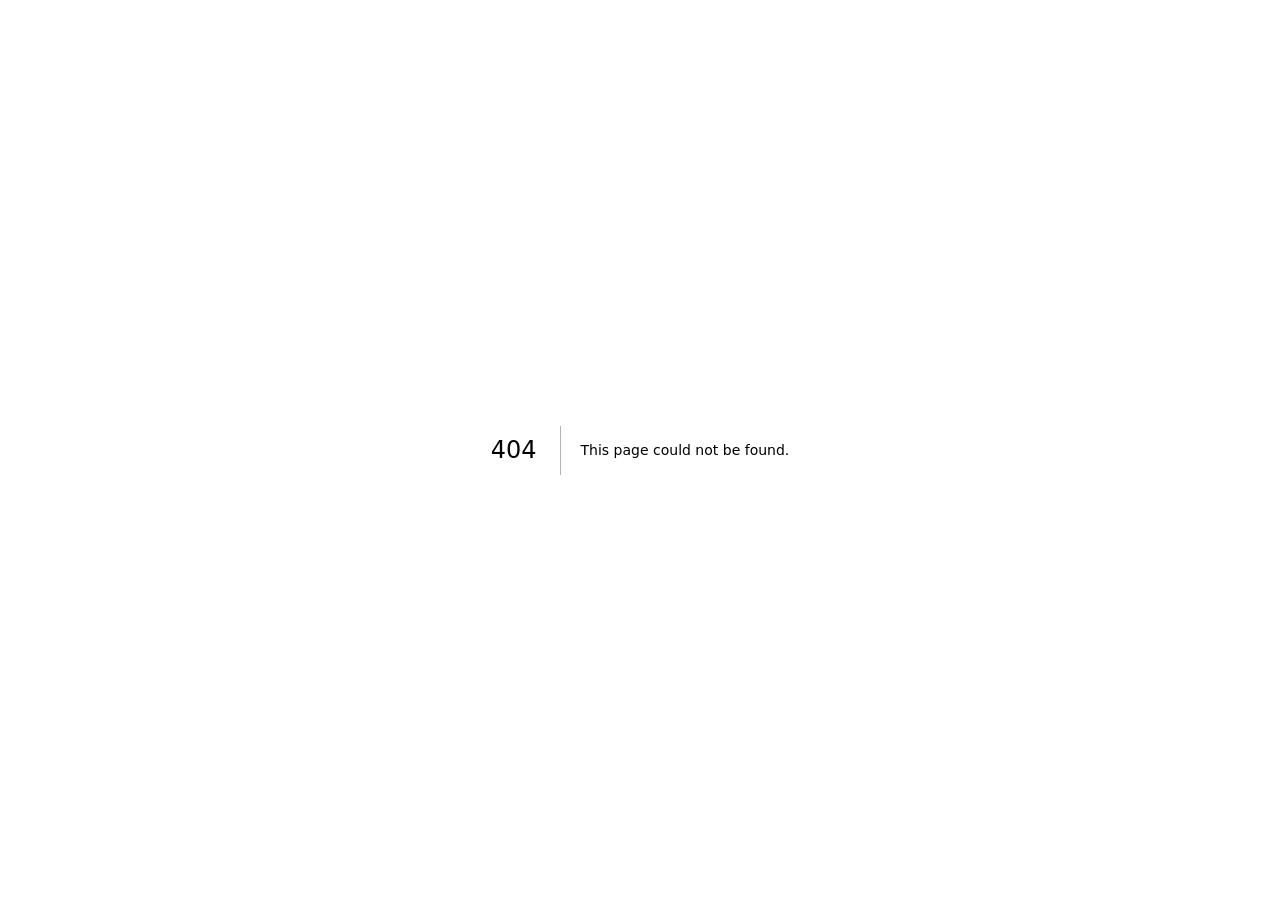
<file: 404/index.html>
<!DOCTYPE html><html lang="en" class="scroll-smooth"><head><meta charSet="utf-8"/><meta name="viewport" content="width=device-width, initial-scale=1"/><link rel="stylesheet" href="../_next/static/css/45a8fd51b2a2b5e2.css" data-precedence="next"/><link rel="preload" href="../_next/static/chunks/webpack-13e09068e38a2623.js" as="script" fetchPriority="low"/><script src="../_next/static/chunks/fd9d1056-f0c4958f854e5904.js" async=""></script><script src="../_next/static/chunks/864-226b4ef325c792d5.js" async=""></script><script src="../_next/static/chunks/main-app-20a659b974d21bc2.js" async=""></script><title>404: This page could not be found.</title><title>Nur Mahmud Al Zarif | Smart Contract &amp; Blockchain Developer</title><meta name="description" content="Professional Smart Contract Developer specializing in Solidity, Rust, Ethereum, and Web3 technologies. Building secure, efficient, and innovative blockchain solutions."/><link rel="author" href="https://nurmahmud.xyz"/><meta name="author" content="Nur Mahmud Al Zarif"/><meta name="keywords" content="Smart Contract Developer,Blockchain Developer,Solidity,Rust,Ethereum,Web3,DeFi,NFT,DAO,Freelance Developer,Bangladesh"/><meta name="creator" content="Nur Mahmud Al Zarif"/><meta name="publisher" content="Nur Mahmud Al Zarif"/><meta name="robots" content="index, follow"/><meta name="googlebot" content="index, follow, max-video-preview:-1, max-image-preview:large, max-snippet:-1"/><meta name="theme-color" content="#0a0a0a"/><link rel="canonical" href="https://nurmahmud.xyz/"/><meta name="google-site-verification" content="your-google-verification-code"/><meta property="og:title" content="Nur Mahmud Al Zarif | Smart Contract &amp; Blockchain Developer"/><meta property="og:description" content="Professional Smart Contract Developer specializing in Solidity, Rust, Ethereum, and Web3 technologies."/><meta property="og:url" content="https://nurmahmud.xyz/"/><meta property="og:site_name" content="Nur Mahmud Al Zarif - Smart Contract Developer"/><meta property="og:locale" content="en_US"/><meta property="og:image" content="../og-image.jpg"/><meta property="og:image:width" content="1200"/><meta property="og:image:height" content="630"/><meta property="og:image:alt" content="Nur Mahmud Al Zarif - Smart Contract Developer"/><meta property="og:type" content="website"/><meta name="twitter:card" content="summary_large_image"/><meta name="twitter:title" content="Nur Mahmud Al Zarif | Smart Contract &amp; Blockchain Developer"/><meta name="twitter:description" content="Professional Smart Contract Developer specializing in Solidity, Rust, Ethereum, and Web3 technologies."/><meta name="twitter:image" content="../og-image.jpg"/><link rel="shortcut icon" href="../favicon.png"/><link rel="icon" href="../favicon.png"/><link rel="apple-touch-icon" href="../favicon.png"/><script type="application/ld+json">{"@context":"https://schema.org","@type":"Person","name":"Nur Mahmud Al Zarif","url":"https://nurmahmud.xyz","jobTitle":"Smart Contract & Blockchain Developer","description":"Professional Smart Contract Developer specializing in Solidity, Rust, Ethereum, and Web3 technologies.","email":"nurmahmudalzarif@gmail.com","address":{"@type":"PostalAddress","addressLocality":"Bogra","addressCountry":"Bangladesh"},"sameAs":["https://github.com/nurmahmudalzarif/","https://www.linkedin.com/in/nurmahmud"],"knowsAbout":["Solidity","Rust","Ethereum","Web3","DeFi","Smart Contracts","Blockchain Development"],"offers":{"@type":"Offer","itemOffered":{"@type":"Service","name":"Smart Contract Development","description":"Secure and efficient smart contract development for blockchain projects."}}}</script><script src="../_next/static/chunks/polyfills-c67a75d1b6f99dc8.js" noModule=""></script></head><body class="__className_f367f3"><script>!function(){try{var d=document.documentElement,c=d.classList;c.remove('light','dark');var e=localStorage.getItem('theme');if('system'===e||(!e&&false)){var t='(prefers-color-scheme: dark)',m=window.matchMedia(t);if(m.media!==t||m.matches){d.style.colorScheme = 'dark';c.add('dark')}else{d.style.colorScheme = 'light';c.add('light')}}else if(e){c.add(e|| '')}else{c.add('dark')}if(e==='light'||e==='dark'||!e)d.style.colorScheme=e||'dark'}catch(e){}}()</script><div style="font-family:system-ui,&quot;Segoe UI&quot;,Roboto,Helvetica,Arial,sans-serif,&quot;Apple Color Emoji&quot;,&quot;Segoe UI Emoji&quot;;height:100vh;text-align:center;display:flex;flex-direction:column;align-items:center;justify-content:center"><div><style>body{color:#000;background:#fff;margin:0}.next-error-h1{border-right:1px solid rgba(0,0,0,.3)}@media (prefers-color-scheme:dark){body{color:#fff;background:#000}.next-error-h1{border-right:1px solid rgba(255,255,255,.3)}}</style><h1 class="next-error-h1" style="display:inline-block;margin:0 20px 0 0;padding:0 23px 0 0;font-size:24px;font-weight:500;vertical-align:top;line-height:49px">404</h1><div style="display:inline-block"><h2 style="font-size:14px;font-weight:400;line-height:49px;margin:0">This page could not be found.</h2></div></div></div><script src="../_next/static/chunks/webpack-13e09068e38a2623.js" async=""></script><script>(self.__next_f=self.__next_f||[]).push([0])</script><script>self.__next_f.push([1,"1:HL[\"/_next/static/css/45a8fd51b2a2b5e2.css\",\"style\"]\n0:\"$L2\"\n"])</script><script>self.__next_f.push([1,"3:I{\"id\":6054,\"chunks\":[\"272:static/chunks/webpack-13e09068e38a2623.js\",\"971:static/chunks/fd9d1056-f0c4958f854e5904.js\",\"864:static/chunks/864-226b4ef325c792d5.js\"],\"name\":\"\",\"async\":false}\n5:I{\"id\":1729,\"chunks\":[\"272:static/chunks/webpack-13e09068e38a2623.js\",\"971:static/chunks/fd9d1056-f0c4958f854e5904.js\",\"864:static/chunks/864-226b4ef325c792d5.js\"],\"name\":\"\",\"async\":false}\n6:I{\"id\":4657,\"chunks\":[\"474:static/chunks/474-561e67992f581aab.js\",\"185:static/chunks/app/layout-c5cfe4a42ad23483.js\"],\"name\":\"Th"])</script><script>self.__next_f.push([1,"emeProvider\",\"async\":false}\n7:I{\"id\":1443,\"chunks\":[\"272:static/chunks/webpack-13e09068e38a2623.js\",\"971:static/chunks/fd9d1056-f0c4958f854e5904.js\",\"864:static/chunks/864-226b4ef325c792d5.js\"],\"name\":\"\",\"async\":false}\n8:I{\"id\":8639,\"chunks\":[\"272:static/chunks/webpack-13e09068e38a2623.js\",\"971:static/chunks/fd9d1056-f0c4958f854e5904.js\",\"864:static/chunks/864-226b4ef325c792d5.js\"],\"name\":\"\",\"async\":false}\na:I{\"id\":2932,\"chunks\":[\"474:static/chunks/474-561e67992f581aab.js\",\"185:static/chunks/app/layout-c5cf"])</script><script>self.__next_f.push([1,"e4a42ad23483.js\"],\"name\":\"Toaster\",\"async\":false}\n"])</script><script>self.__next_f.push([1,"2:[[[\"$\",\"link\",\"0\",{\"rel\":\"stylesheet\",\"href\":\"/_next/static/css/45a8fd51b2a2b5e2.css\",\"precedence\":\"next\"}]],[\"$\",\"$L3\",null,{\"buildId\":\"LCdrpJAqu6HQSo2FwHd5D\",\"assetPrefix\":\"\",\"initialCanonicalUrl\":\"/_not-found/\",\"initialTree\":[\"\",{\"children\":[\"__PAGE__\",{}]},\"$undefined\",\"$undefined\",true],\"initialHead\":[false,\"$L4\"],\"globalErrorComponent\":\"$5\",\"children\":[null,[\"$\",\"html\",null,{\"lang\":\"en\",\"suppressHydrationWarning\":true,\"className\":\"scroll-smooth\",\"children\":[[\"$\",\"head\",null,{\"children\":[\"$\",\"script\",null,{\"type\":\"application/ld+json\",\"dangerouslySetInnerHTML\":{\"__html\":\"{\\\"@context\\\":\\\"https://schema.org\\\",\\\"@type\\\":\\\"Person\\\",\\\"name\\\":\\\"Nur Mahmud Al Zarif\\\",\\\"url\\\":\\\"https://nurmahmud.xyz\\\",\\\"jobTitle\\\":\\\"Smart Contract \u0026 Blockchain Developer\\\",\\\"description\\\":\\\"Professional Smart Contract Developer specializing in Solidity, Rust, Ethereum, and Web3 technologies.\\\",\\\"email\\\":\\\"nurmahmudalzarif@gmail.com\\\",\\\"address\\\":{\\\"@type\\\":\\\"PostalAddress\\\",\\\"addressLocality\\\":\\\"Bogra\\\",\\\"addressCountry\\\":\\\"Bangladesh\\\"},\\\"sameAs\\\":[\\\"https://github.com/nurmahmudalzarif/\\\",\\\"https://www.linkedin.com/in/nurmahmud\\\"],\\\"knowsAbout\\\":[\\\"Solidity\\\",\\\"Rust\\\",\\\"Ethereum\\\",\\\"Web3\\\",\\\"DeFi\\\",\\\"Smart Contracts\\\",\\\"Blockchain Development\\\"],\\\"offers\\\":{\\\"@type\\\":\\\"Offer\\\",\\\"itemOffered\\\":{\\\"@type\\\":\\\"Service\\\",\\\"name\\\":\\\"Smart Contract Development\\\",\\\"description\\\":\\\"Secure and efficient smart contract development for blockchain projects.\\\"}}}\"}}]}],[\"$\",\"body\",null,{\"className\":\"__className_f367f3\",\"children\":[\"$\",\"$L6\",null,{\"attribute\":\"class\",\"defaultTheme\":\"dark\",\"children\":[[\"$\",\"$L7\",null,{\"parallelRouterKey\":\"children\",\"segmentPath\":[\"children\"],\"loading\":\"$undefined\",\"loadingStyles\":\"$undefined\",\"hasLoading\":false,\"error\":\"$undefined\",\"errorStyles\":\"$undefined\",\"template\":[\"$\",\"$L8\",null,{}],\"templateStyles\":\"$undefined\",\"notFound\":[[\"$\",\"title\",null,{\"children\":\"404: This page could not be found.\"}],[\"$\",\"div\",null,{\"style\":{\"fontFamily\":\"system-ui,\\\"Segoe UI\\\",Roboto,Helvetica,Arial,sans-serif,\\\"Apple Color Emoji\\\",\\\"Segoe UI Emoji\\\"\",\"height\":\"100vh\",\"textAlign\":\"center\",\"display\":\"flex\",\"flexDirection\":\"column\",\"alignItems\":\"center\",\"justifyContent\":\"center\"},\"children\":[\"$\",\"div\",null,{\"children\":[[\"$\",\"style\",null,{\"dangerouslySetInnerHTML\":{\"__html\":\"body{color:#000;background:#fff;margin:0}.next-error-h1{border-right:1px solid rgba(0,0,0,.3)}@media (prefers-color-scheme:dark){body{color:#fff;background:#000}.next-error-h1{border-right:1px solid rgba(255,255,255,.3)}}\"}}],[\"$\",\"h1\",null,{\"className\":\"next-error-h1\",\"style\":{\"display\":\"inline-block\",\"margin\":\"0 20px 0 0\",\"padding\":\"0 23px 0 0\",\"fontSize\":24,\"fontWeight\":500,\"verticalAlign\":\"top\",\"lineHeight\":\"49px\"},\"children\":\"404\"}],[\"$\",\"div\",null,{\"style\":{\"display\":\"inline-block\"},\"children\":[\"$\",\"h2\",null,{\"style\":{\"fontSize\":14,\"fontWeight\":400,\"lineHeight\":\"49px\",\"margin\":0},\"children\":\"This page could not be found.\"}]}]]}]}]],\"notFoundStyles\":[],\"childProp\":{\"current\":[\"$L9\",[[\"$\",\"title\",null,{\"children\":\"404: This page could not be found.\"}],[\"$\",\"div\",null,{\"style\":{\"fontFamily\":\"system-ui,\\\"Segoe UI\\\",Roboto,Helvetica,Arial,sans-serif,\\\"Apple Color Emoji\\\",\\\"Segoe UI Emoji\\\"\",\"height\":\"100vh\",\"textAlign\":\"center\",\"display\":\"flex\",\"flexDirection\":\"column\",\"alignItems\":\"center\",\"justifyContent\":\"center\"},\"children\":[\"$\",\"div\",null,{\"children\":[[\"$\",\"style\",null,{\"dangerouslySetInnerHTML\":{\"__html\":\"body{color:#000;background:#fff;margin:0}.next-error-h1{border-right:1px solid rgba(0,0,0,.3)}@media (prefers-color-scheme:dark){body{color:#fff;background:#000}.next-error-h1{border-right:1px solid rgba(255,255,255,.3)}}\"}}],[\"$\",\"h1\",null,{\"className\":\"next-error-h1\",\"style\":{\"display\":\"inline-block\",\"margin\":\"0 20px 0 0\",\"padding\":\"0 23px 0 0\",\"fontSize\":24,\"fontWeight\":500,\"verticalAlign\":\"top\",\"lineHeight\":\"49px\"},\"children\":\"404\"}],[\"$\",\"div\",null,{\"style\":{\"display\":\"inline-block\"},\"children\":[\"$\",\"h2\",null,{\"style\":{\"fontSize\":14,\"fontWeight\":400,\"lineHeight\":\"49px\",\"margin\":0},\"children\":\"This page could not be found.\"}]}]]}]}]],null],\"segment\":\"__PAGE__\"},\"styles\":[]}],[\"$\",\"$La\",null,{}]]}]}]]}],null]}]]\n"])</script><script>self.__next_f.push([1,"4:[[\"$\",\"meta\",\"0\",{\"charSet\":\"utf-8\"}],[\"$\",\"title\",\"1\",{\"children\":\"Nur Mahmud Al Zarif | Smart Contract \u0026 Blockchain Developer\"}],[\"$\",\"meta\",\"2\",{\"name\":\"description\",\"content\":\"Professional Smart Contract Developer specializing in Solidity, Rust, Ethereum, and Web3 technologies. Building secure, efficient, and innovative blockchain solutions.\"}],[\"$\",\"link\",\"3\",{\"rel\":\"author\",\"href\":\"https://nurmahmud.xyz\"}],[\"$\",\"meta\",\"4\",{\"name\":\"author\",\"content\":\"Nur Mahmud Al Zarif\"}],[\"$\",\"meta\",\"5\",{\"name\":\"keywords\",\"content\":\"Smart Contract Developer,Blockchain Developer,Solidity,Rust,Ethereum,Web3,DeFi,NFT,DAO,Freelance Developer,Bangladesh\"}],[\"$\",\"meta\",\"6\",{\"name\":\"viewport\",\"content\":\"width=device-width, initial-scale=1\"}],[\"$\",\"meta\",\"7\",{\"name\":\"creator\",\"content\":\"Nur Mahmud Al Zarif\"}],[\"$\",\"meta\",\"8\",{\"name\":\"publisher\",\"content\":\"Nur Mahmud Al Zarif\"}],[\"$\",\"meta\",\"9\",{\"name\":\"robots\",\"content\":\"index, follow\"}],[\"$\",\"meta\",\"10\",{\"name\":\"googlebot\",\"content\":\"index, follow, max-video-preview:-1, max-image-preview:large, max-snippet:-1\"}],[\"$\",\"meta\",\"11\",{\"name\":\"theme-color\",\"content\":\"#0a0a0a\"}],[\"$\",\"link\",\"12\",{\"rel\":\"canonical\",\"href\":\"https://nurmahmud.xyz/\"}],[\"$\",\"meta\",\"13\",{\"name\":\"google-site-verification\",\"content\":\"your-google-verification-code\"}],[\"$\",\"meta\",\"14\",{\"property\":\"og:title\",\"content\":\"Nur Mahmud Al Zarif | Smart Contract \u0026 Blockchain Developer\"}],[\"$\",\"meta\",\"15\",{\"property\":\"og:description\",\"content\":\"Professional Smart Contract Developer specializing in Solidity, Rust, Ethereum, and Web3 technologies.\"}],[\"$\",\"meta\",\"16\",{\"property\":\"og:url\",\"content\":\"https://nurmahmud.xyz/\"}],[\"$\",\"meta\",\"17\",{\"property\":\"og:site_name\",\"content\":\"Nur Mahmud Al Zarif - Smart Contract Developer\"}],[\"$\",\"meta\",\"18\",{\"property\":\"og:locale\",\"content\":\"en_US\"}],[\"$\",\"meta\",\"19\",{\"property\":\"og:image\",\"content\":\"https://nurmahmud.xyz/og-image.jpg\"}],[\"$\",\"meta\",\"20\",{\"property\":\"og:image:width\",\"content\":\"1200\"}],[\"$\",\"meta\",\"21\",{\"property\":\"og:image:height\",\"content\":\"630\"}],[\"$\",\"meta\",\"22\",{\"property\":\"og:image:alt\",\"content\":\"Nur Mahmud Al Zarif - Smart Contract Developer\"}],[\"$\",\"meta\",\"23\",{\"property\":\"og:type\",\"content\":\"website\"}],[\"$\",\"meta\",\"24\",{\"name\":\"twitter:card\",\"content\":\"summary_large_image\"}],[\"$\",\"meta\",\"25\",{\"name\":\"twitter:title\",\"content\":\"Nur Mahmud Al Zarif | Smart Contract \u0026 Blockchain Developer\"}],[\"$\",\"meta\",\"26\",{\"name\":\"twitter:description\",\"content\":\"Professional Smart Contract Developer specializing in Solidity, Rust, Ethereum, and Web3 technologies.\"}],[\"$\",\"meta\",\"27\",{\"name\":\"twitter:image\",\"content\":\"https://nurmahmud.xyz/og-image.jpg\"}],[\"$\",\"link\",\"28\",{\"rel\":\"shortcut icon\",\"href\":\"/favicon.png\"}],[\"$\",\"link\",\"29\",{\"rel\":\"icon\",\"href\":\"/favicon.png\"}],[\"$\",\"link\",\"30\",{\"rel\":\"apple-touch-icon\",\"href\":\"/favicon.png\"}]]\n"])</script><script>self.__next_f.push([1,"9:null\n"])</script></body></html>
</file>
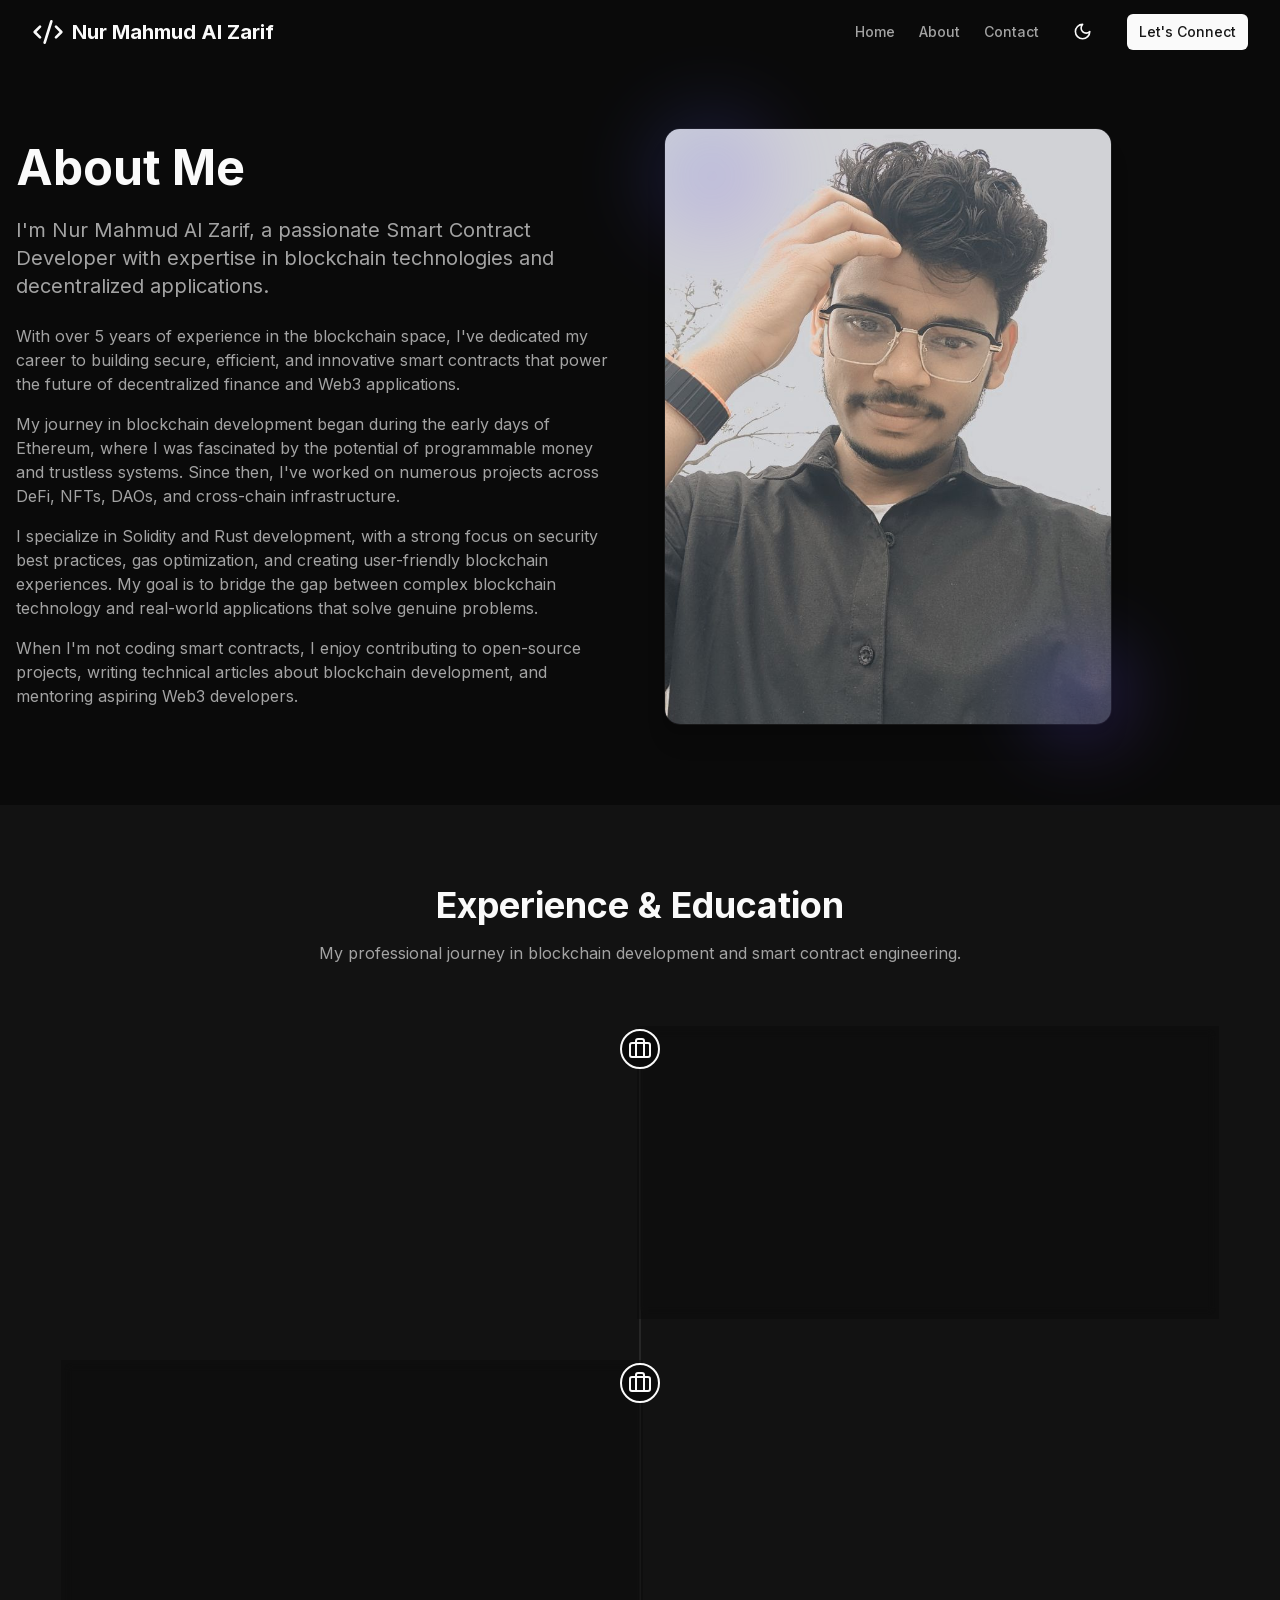
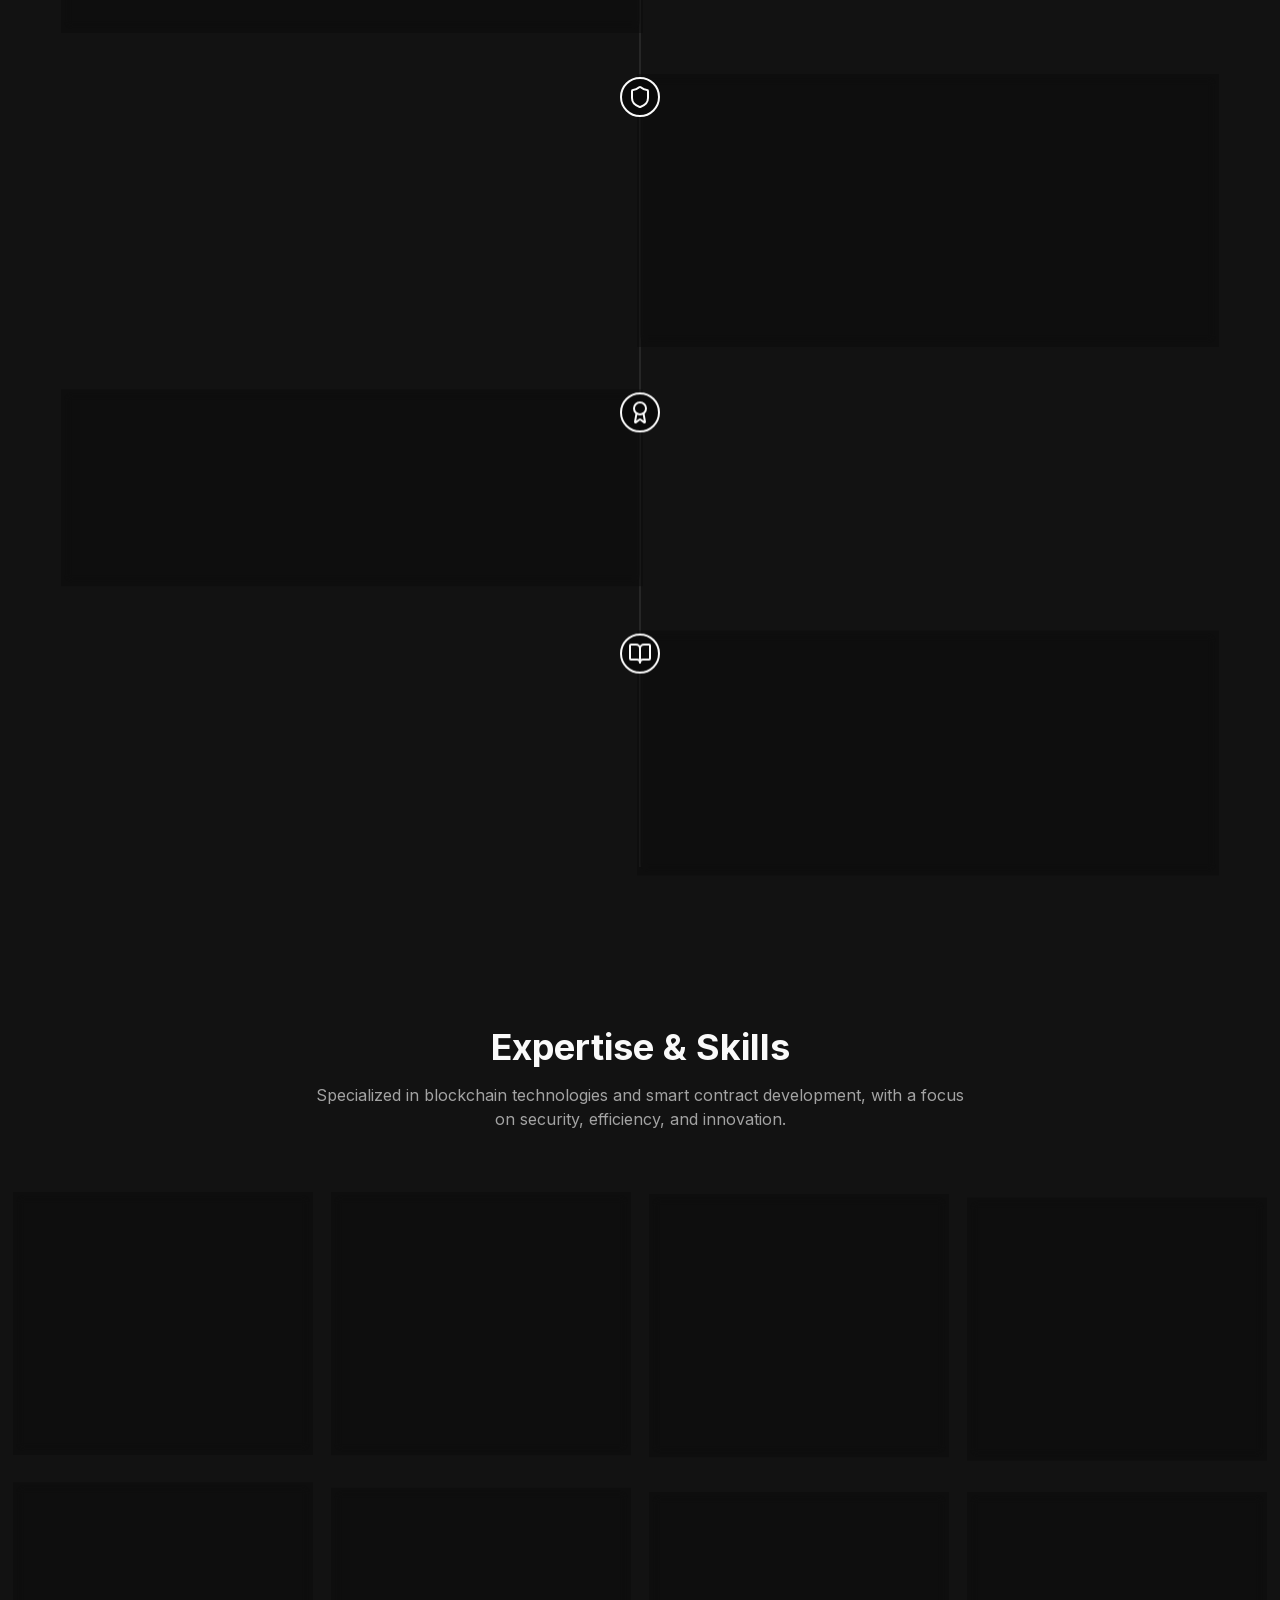
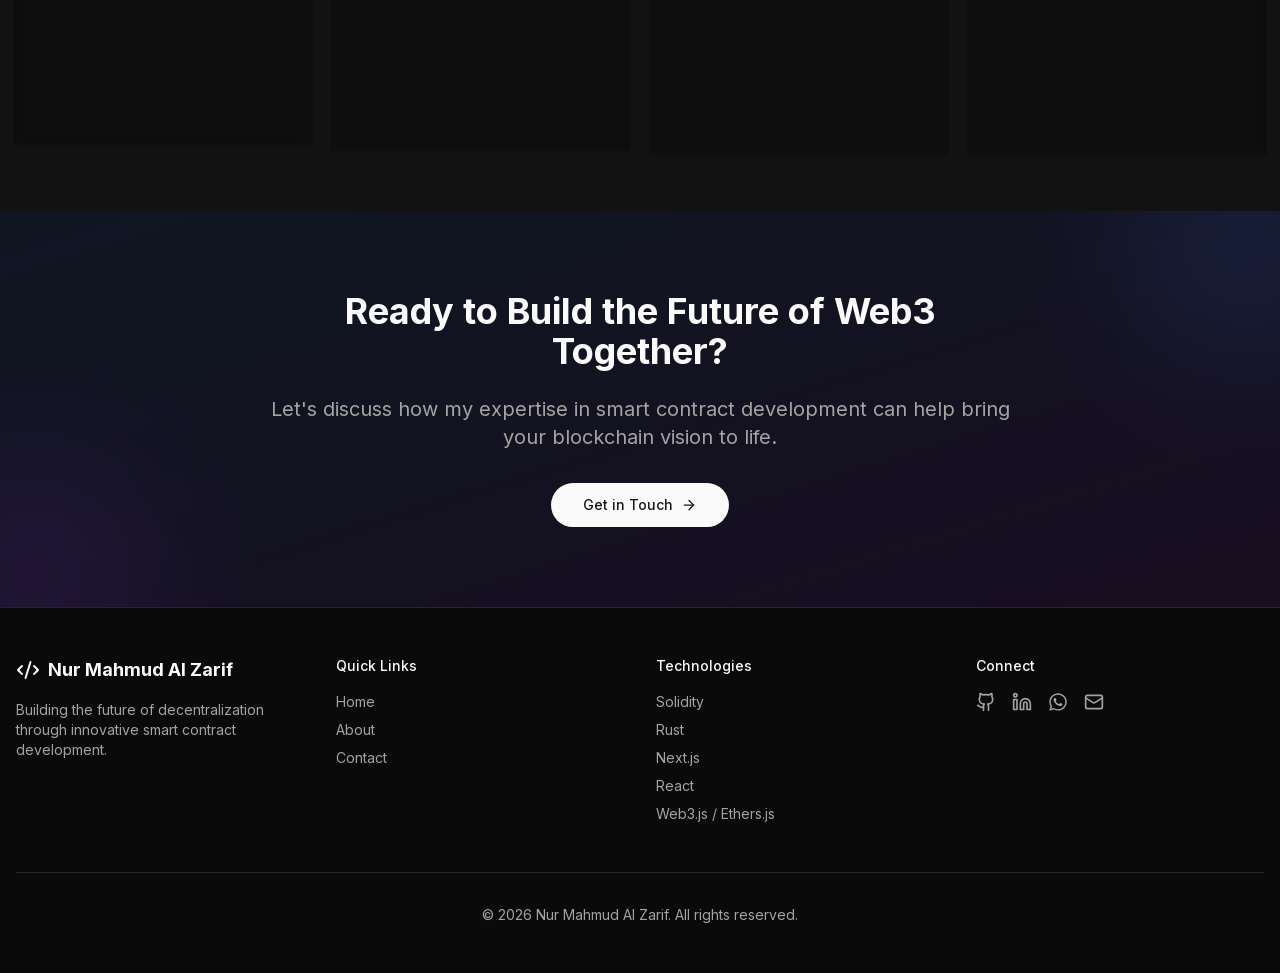
<file: about/index.html>
<!DOCTYPE html><html lang="en" class="scroll-smooth"><head><meta charSet="utf-8"/><meta name="viewport" content="width=device-width, initial-scale=1"/><link rel="stylesheet" href="../_next/static/css/45a8fd51b2a2b5e2.css" data-precedence="next"/><link rel="preload" href="../_next/static/chunks/webpack-13e09068e38a2623.js" as="script" fetchPriority="low"/><script src="../_next/static/chunks/fd9d1056-f0c4958f854e5904.js" async=""></script><script src="../_next/static/chunks/864-226b4ef325c792d5.js" async=""></script><script src="../_next/static/chunks/main-app-20a659b974d21bc2.js" async=""></script><title>Nur Mahmud Al Zarif | Smart Contract &amp; Blockchain Developer</title><meta name="description" content="Professional Smart Contract Developer specializing in Solidity, Rust, Ethereum, and Web3 technologies. Building secure, efficient, and innovative blockchain solutions."/><link rel="author" href="https://nurmahmud.xyz"/><meta name="author" content="Nur Mahmud Al Zarif"/><meta name="keywords" content="Smart Contract Developer,Blockchain Developer,Solidity,Rust,Ethereum,Web3,DeFi,NFT,DAO,Freelance Developer,Bangladesh"/><meta name="creator" content="Nur Mahmud Al Zarif"/><meta name="publisher" content="Nur Mahmud Al Zarif"/><meta name="robots" content="index, follow"/><meta name="googlebot" content="index, follow, max-video-preview:-1, max-image-preview:large, max-snippet:-1"/><meta name="theme-color" content="#0a0a0a"/><link rel="canonical" href="https://nurmahmud.xyz/"/><meta name="google-site-verification" content="your-google-verification-code"/><meta property="og:title" content="Nur Mahmud Al Zarif | Smart Contract &amp; Blockchain Developer"/><meta property="og:description" content="Professional Smart Contract Developer specializing in Solidity, Rust, Ethereum, and Web3 technologies."/><meta property="og:url" content="https://nurmahmud.xyz/"/><meta property="og:site_name" content="Nur Mahmud Al Zarif - Smart Contract Developer"/><meta property="og:locale" content="en_US"/><meta property="og:image" content="../og-image.jpg"/><meta property="og:image:width" content="1200"/><meta property="og:image:height" content="630"/><meta property="og:image:alt" content="Nur Mahmud Al Zarif - Smart Contract Developer"/><meta property="og:type" content="website"/><meta name="twitter:card" content="summary_large_image"/><meta name="twitter:title" content="Nur Mahmud Al Zarif | Smart Contract &amp; Blockchain Developer"/><meta name="twitter:description" content="Professional Smart Contract Developer specializing in Solidity, Rust, Ethereum, and Web3 technologies."/><meta name="twitter:image" content="../og-image.jpg"/><link rel="shortcut icon" href="../favicon.png"/><link rel="icon" href="../favicon.png"/><link rel="apple-touch-icon" href="../favicon.png"/><script type="application/ld+json">{"@context":"https://schema.org","@type":"Person","name":"Nur Mahmud Al Zarif","url":"https://nurmahmud.xyz","jobTitle":"Smart Contract & Blockchain Developer","description":"Professional Smart Contract Developer specializing in Solidity, Rust, Ethereum, and Web3 technologies.","email":"nurmahmudalzarif@gmail.com","address":{"@type":"PostalAddress","addressLocality":"Bogra","addressCountry":"Bangladesh"},"sameAs":["https://github.com/nurmahmudalzarif/","https://www.linkedin.com/in/nurmahmud"],"knowsAbout":["Solidity","Rust","Ethereum","Web3","DeFi","Smart Contracts","Blockchain Development"],"offers":{"@type":"Offer","itemOffered":{"@type":"Service","name":"Smart Contract Development","description":"Secure and efficient smart contract development for blockchain projects."}}}</script><script src="../_next/static/chunks/polyfills-c67a75d1b6f99dc8.js" noModule=""></script></head><body class="__className_f367f3"><script>!function(){try{var d=document.documentElement,c=d.classList;c.remove('light','dark');var e=localStorage.getItem('theme');if('system'===e||(!e&&false)){var t='(prefers-color-scheme: dark)',m=window.matchMedia(t);if(m.media!==t||m.matches){d.style.colorScheme = 'dark';c.add('dark')}else{d.style.colorScheme = 'light';c.add('light')}}else if(e){c.add(e|| '')}else{c.add('dark')}if(e==='light'||e==='dark'||!e)d.style.colorScheme=e||'dark'}catch(e){}}()</script><main class="min-h-screen"><header class="fixed top-0 w-full z-50 transition-all duration-300 bg-transparent"><div class="container mx-auto px-4 sm:px-6 lg:px-8"><div class="flex h-16 items-center justify-between"><div class="flex items-center"><a class="flex items-center space-x-2" href="../index.html"><svg xmlns="http://www.w3.org/2000/svg" width="24" height="24" viewBox="0 0 24 24" fill="none" stroke="currentColor" stroke-width="2" stroke-linecap="round" stroke-linejoin="round" class="lucide lucide-code-xml h-8 w-8 text-primary"><path d="m18 16 4-4-4-4"></path><path d="m6 8-4 4 4 4"></path><path d="m14.5 4-5 16"></path></svg><span class="font-bold text-xl hidden sm:inline-block">Nur Mahmud Al Zarif</span><span class="font-bold text-xl sm:hidden">NMAZ</span></a></div><nav class="hidden md:flex items-center space-x-6"><a class="text-sm font-medium transition-colors hover:text-primary text-muted-foreground" href="../index.html">Home</a><a class="text-sm font-medium transition-colors hover:text-primary text-muted-foreground" href="../about/index.html">About</a><a class="text-sm font-medium transition-colors hover:text-primary text-muted-foreground" href="../contact/index.html">Contact</a><button class="inline-flex items-center justify-center whitespace-nowrap text-sm font-medium ring-offset-background transition-colors focus-visible:outline-none focus-visible:ring-2 focus-visible:ring-ring focus-visible:ring-offset-2 disabled:pointer-events-none disabled:opacity-50 hover:bg-accent hover:text-accent-foreground h-10 w-10 rounded-full" type="button" id="radix-:Rkjbb6la:" aria-haspopup="menu" aria-expanded="false" data-state="closed"><svg xmlns="http://www.w3.org/2000/svg" width="24" height="24" viewBox="0 0 24 24" fill="none" stroke="currentColor" stroke-width="2" stroke-linecap="round" stroke-linejoin="round" class="lucide lucide-sun h-[1.2rem] w-[1.2rem] rotate-0 scale-100 transition-all dark:-rotate-90 dark:scale-0"><circle cx="12" cy="12" r="4"></circle><path d="M12 2v2"></path><path d="M12 20v2"></path><path d="m4.93 4.93 1.41 1.41"></path><path d="m17.66 17.66 1.41 1.41"></path><path d="M2 12h2"></path><path d="M20 12h2"></path><path d="m6.34 17.66-1.41 1.41"></path><path d="m19.07 4.93-1.41 1.41"></path></svg><svg xmlns="http://www.w3.org/2000/svg" width="24" height="24" viewBox="0 0 24 24" fill="none" stroke="currentColor" stroke-width="2" stroke-linecap="round" stroke-linejoin="round" class="lucide lucide-moon absolute h-[1.2rem] w-[1.2rem] rotate-90 scale-0 transition-all dark:rotate-0 dark:scale-100"><path d="M12 3a6 6 0 0 0 9 9 9 9 0 1 1-9-9Z"></path></svg><span class="sr-only">Toggle theme</span></button><a class="inline-flex items-center justify-center whitespace-nowrap text-sm font-medium ring-offset-background transition-colors focus-visible:outline-none focus-visible:ring-2 focus-visible:ring-ring focus-visible:ring-offset-2 disabled:pointer-events-none disabled:opacity-50 bg-primary text-primary-foreground hover:bg-primary/90 h-9 rounded-md px-3 ml-4" href="../contact/index.html">Let&#x27;s Connect</a></nav><div class="flex md:hidden items-center space-x-2"><button class="inline-flex items-center justify-center whitespace-nowrap text-sm font-medium ring-offset-background transition-colors focus-visible:outline-none focus-visible:ring-2 focus-visible:ring-ring focus-visible:ring-offset-2 disabled:pointer-events-none disabled:opacity-50 hover:bg-accent hover:text-accent-foreground h-10 w-10 rounded-full" type="button" id="radix-:Rejbb6la:" aria-haspopup="menu" aria-expanded="false" data-state="closed"><svg xmlns="http://www.w3.org/2000/svg" width="24" height="24" viewBox="0 0 24 24" fill="none" stroke="currentColor" stroke-width="2" stroke-linecap="round" stroke-linejoin="round" class="lucide lucide-sun h-[1.2rem] w-[1.2rem] rotate-0 scale-100 transition-all dark:-rotate-90 dark:scale-0"><circle cx="12" cy="12" r="4"></circle><path d="M12 2v2"></path><path d="M12 20v2"></path><path d="m4.93 4.93 1.41 1.41"></path><path d="m17.66 17.66 1.41 1.41"></path><path d="M2 12h2"></path><path d="M20 12h2"></path><path d="m6.34 17.66-1.41 1.41"></path><path d="m19.07 4.93-1.41 1.41"></path></svg><svg xmlns="http://www.w3.org/2000/svg" width="24" height="24" viewBox="0 0 24 24" fill="none" stroke="currentColor" stroke-width="2" stroke-linecap="round" stroke-linejoin="round" class="lucide lucide-moon absolute h-[1.2rem] w-[1.2rem] rotate-90 scale-0 transition-all dark:rotate-0 dark:scale-100"><path d="M12 3a6 6 0 0 0 9 9 9 9 0 1 1-9-9Z"></path></svg><span class="sr-only">Toggle theme</span></button><button class="inline-flex items-center justify-center whitespace-nowrap rounded-md text-sm font-medium ring-offset-background transition-colors focus-visible:outline-none focus-visible:ring-2 focus-visible:ring-ring focus-visible:ring-offset-2 disabled:pointer-events-none disabled:opacity-50 hover:bg-accent hover:text-accent-foreground h-10 w-10" aria-label="Toggle Menu"><svg xmlns="http://www.w3.org/2000/svg" width="24" height="24" viewBox="0 0 24 24" fill="none" stroke="currentColor" stroke-width="2" stroke-linecap="round" stroke-linejoin="round" class="lucide lucide-menu h-6 w-6"><line x1="4" x2="20" y1="12" y2="12"></line><line x1="4" x2="20" y1="6" y2="6"></line><line x1="4" x2="20" y1="18" y2="18"></line></svg></button></div></div></div></header><section class="pt-32 pb-20 relative"><div class="container mx-auto px-4"><div class="grid grid-cols-1 lg:grid-cols-2 gap-12 items-center"><div style="opacity:0;transform:translateX(-20px)"><h1 class="text-4xl md:text-5xl font-bold mb-6">About Me</h1><p class="text-xl text-muted-foreground mb-6">I&#x27;m Nur Mahmud Al Zarif, a passionate Smart Contract Developer with expertise in blockchain technologies and decentralized applications.</p><div class="space-y-4 text-muted-foreground"><p>With over 5 years of experience in the blockchain space, I&#x27;ve dedicated my career to building secure, efficient, and innovative smart contracts that power the future of decentralized finance and Web3 applications.</p><p>My journey in blockchain development began during the early days of Ethereum, where I was fascinated by the potential of programmable money and trustless systems. Since then, I&#x27;ve worked on numerous projects across DeFi, NFTs, DAOs, and cross-chain infrastructure.</p><p>I specialize in Solidity and Rust development, with a strong focus on security best practices, gas optimization, and creating user-friendly blockchain experiences. My goal is to bridge the gap between complex blockchain technology and real-world applications that solve genuine problems.</p><p>When I&#x27;m not coding smart contracts, I enjoy contributing to open-source projects, writing technical articles about blockchain development, and mentoring aspiring Web3 developers.</p></div></div><div class="relative mx-auto lg:mx-0 max-w-md hidden lg:block" style="opacity:0;transform:translateX(20px)"><div class="relative rounded-2xl overflow-hidden border border-border/50 shadow-xl"><div class="absolute inset-0 bg-gradient-to-br from-blue-500/10 to-purple-600/10 z-0"></div><div class="relative aspect-[3/4] w-full group"><div class="absolute inset-0" style="opacity:0;transform:translateX(100px)"><img alt="Nur Mahmud Al Zarif" loading="lazy" decoding="async" data-nimg="fill" class="object-cover" style="position:absolute;height:100%;width:100%;left:0;top:0;right:0;bottom:0;color:transparent" src="../image.jpg"/><div class="absolute inset-0 bg-black opacity-0 group-hover:opacity-50 transition-opacity duration-500"></div></div></div></div><div class="absolute -bottom-4 -right-4 w-24 h-24 bg-gradient-to-br from-blue-500 to-purple-600 rounded-full blur-2xl opacity-30"></div><div class="absolute -top-4 -left-4 w-32 h-32 bg-gradient-to-br from-blue-500 to-purple-600 rounded-full blur-2xl opacity-20"></div></div></div></div><div class="lg:hidden fixed inset-0 z-[-1]"><div class="w-full h-full" style="opacity:0;transform:translateX(100px)"><img alt="Nur Mahmud Al Zarif" loading="lazy" decoding="async" data-nimg="fill" class="object-cover opacity-20" style="position:absolute;height:100%;width:100%;left:0;top:0;right:0;bottom:0;color:transparent" src="../image.jpg"/></div></div></section><section class="py-20 bg-muted/30"><div class="container mx-auto px-4"><div class="text-center mb-16" style="opacity:0;transform:translateY(20px)"><h2 class="text-3xl md:text-4xl font-bold mb-4">Experience &amp; Education</h2><p class="text-muted-foreground max-w-2xl mx-auto">My professional journey in blockchain development and smart contract engineering.</p></div><div class="relative"><div class="absolute left-0 md:left-1/2 transform md:-translate-x-1/2 h-full w-0.5 bg-border"></div><div class="space-y-12"><div class="relative flex flex-col md:flex-row md:flex-row-reverse" style="opacity:0;transform:translateY(20px)"><div class="absolute left-0 md:left-1/2 transform -translate-x-1/2 w-10 h-10 rounded-full bg-background border-2 border-primary flex items-center justify-center z-10"><svg xmlns="http://www.w3.org/2000/svg" width="24" height="24" viewBox="0 0 24 24" fill="none" stroke="currentColor" stroke-width="2" stroke-linecap="round" stroke-linejoin="round" class="lucide lucide-briefcase h-6 w-6"><path d="M16 20V4a2 2 0 0 0-2-2h-4a2 2 0 0 0-2 2v16"></path><rect width="20" height="14" x="2" y="6" rx="2"></rect></svg></div><div class="md:w-1/2 md:pr-12 pl-12 md:pl-0"><div class="rounded-lg border text-card-foreground shadow-sm border-border/50 bg-card/50 backdrop-blur-sm hover:shadow-md transition-all duration-300 hover:border-primary/20"><div class="flex flex-col space-y-1.5 p-6"><div class="flex justify-between items-start"><div><h3 class="font-semibold tracking-tight text-xl">Lead Smart Contract Developer</h3><p class="text-primary font-medium">DeFi Protocol Labs</p></div><span class="text-sm text-muted-foreground bg-muted px-2 py-1 rounded">2023 - Present</span></div></div><div class="p-6 pt-0"><p class="text-muted-foreground mb-4">Leading the development of innovative DeFi protocols, focusing on security, gas optimization, and cross-chain functionality.</p><ul class="space-y-2"><li class="text-sm flex items-start"><span class="mr-2 text-primary">•</span><span>Developed and audited smart contracts for a lending protocol with $50M+ TVL</span></li><li class="text-sm flex items-start"><span class="mr-2 text-primary">•</span><span>Implemented gas optimization techniques reducing transaction costs by 35%</span></li><li class="text-sm flex items-start"><span class="mr-2 text-primary">•</span><span>Led a team of 5 blockchain developers across multiple projects</span></li></ul></div></div></div></div><div class="relative flex flex-col md:flex-row " style="opacity:0;transform:translateY(20px)"><div class="absolute left-0 md:left-1/2 transform -translate-x-1/2 w-10 h-10 rounded-full bg-background border-2 border-primary flex items-center justify-center z-10"><svg xmlns="http://www.w3.org/2000/svg" width="24" height="24" viewBox="0 0 24 24" fill="none" stroke="currentColor" stroke-width="2" stroke-linecap="round" stroke-linejoin="round" class="lucide lucide-briefcase h-6 w-6"><path d="M16 20V4a2 2 0 0 0-2-2h-4a2 2 0 0 0-2 2v16"></path><rect width="20" height="14" x="2" y="6" rx="2"></rect></svg></div><div class="md:w-1/2 md:pl-12 pl-12 md:pl-0"><div class="rounded-lg border text-card-foreground shadow-sm border-border/50 bg-card/50 backdrop-blur-sm hover:shadow-md transition-all duration-300 hover:border-primary/20"><div class="flex flex-col space-y-1.5 p-6"><div class="flex justify-between items-start"><div><h3 class="font-semibold tracking-tight text-xl">Blockchain Engineer</h3><p class="text-primary font-medium">Web3 Innovations</p></div><span class="text-sm text-muted-foreground bg-muted px-2 py-1 rounded">2021 - 2023</span></div></div><div class="p-6 pt-0"><p class="text-muted-foreground mb-4">Designed and implemented smart contracts for NFT marketplaces, DAOs, and DeFi applications on Ethereum and Polygon.</p><ul class="space-y-2"><li class="text-sm flex items-start"><span class="mr-2 text-primary">•</span><span>Built a custom NFT marketplace with royalty distribution system</span></li><li class="text-sm flex items-start"><span class="mr-2 text-primary">•</span><span>Created a DAO governance framework used by 3 major projects</span></li><li class="text-sm flex items-start"><span class="mr-2 text-primary">•</span><span>Integrated Layer 2 solutions reducing gas fees by over 90%</span></li></ul></div></div></div></div><div class="relative flex flex-col md:flex-row md:flex-row-reverse" style="opacity:0;transform:translateY(20px)"><div class="absolute left-0 md:left-1/2 transform -translate-x-1/2 w-10 h-10 rounded-full bg-background border-2 border-primary flex items-center justify-center z-10"><svg xmlns="http://www.w3.org/2000/svg" width="24" height="24" viewBox="0 0 24 24" fill="none" stroke="currentColor" stroke-width="2" stroke-linecap="round" stroke-linejoin="round" class="lucide lucide-shield h-6 w-6"><path d="M20 13c0 5-3.5 7.5-7.66 8.95a1 1 0 0 1-.67-.01C7.5 20.5 4 18 4 13V6a1 1 0 0 1 1-1c2 0 4.5-1.2 6.24-2.72a1.17 1.17 0 0 1 1.52 0C14.51 3.81 17 5 19 5a1 1 0 0 1 1 1z"></path></svg></div><div class="md:w-1/2 md:pr-12 pl-12 md:pl-0"><div class="rounded-lg border text-card-foreground shadow-sm border-border/50 bg-card/50 backdrop-blur-sm hover:shadow-md transition-all duration-300 hover:border-primary/20"><div class="flex flex-col space-y-1.5 p-6"><div class="flex justify-between items-start"><div><h3 class="font-semibold tracking-tight text-xl">Smart Contract Auditor</h3><p class="text-primary font-medium">Blockchain Security Partners</p></div><span class="text-sm text-muted-foreground bg-muted px-2 py-1 rounded">2020 - 2021</span></div></div><div class="p-6 pt-0"><p class="text-muted-foreground mb-4">Conducted comprehensive security audits of smart contracts, identifying vulnerabilities and recommending improvements.</p><ul class="space-y-2"><li class="text-sm flex items-start"><span class="mr-2 text-primary">•</span><span>Audited 30+ smart contracts, identifying critical vulnerabilities</span></li><li class="text-sm flex items-start"><span class="mr-2 text-primary">•</span><span>Developed security best practices documentation for client teams</span></li><li class="text-sm flex items-start"><span class="mr-2 text-primary">•</span><span>Prevented potential exploits that could have resulted in millions in losses</span></li></ul></div></div></div></div><div class="relative flex flex-col md:flex-row " style="opacity:0;transform:translateY(20px)"><div class="absolute left-0 md:left-1/2 transform -translate-x-1/2 w-10 h-10 rounded-full bg-background border-2 border-primary flex items-center justify-center z-10"><svg xmlns="http://www.w3.org/2000/svg" width="24" height="24" viewBox="0 0 24 24" fill="none" stroke="currentColor" stroke-width="2" stroke-linecap="round" stroke-linejoin="round" class="lucide lucide-award h-6 w-6"><path d="m15.477 12.89 1.515 8.526a.5.5 0 0 1-.81.47l-3.58-2.687a1 1 0 0 0-1.197 0l-3.586 2.686a.5.5 0 0 1-.81-.469l1.514-8.526"></path><circle cx="12" cy="8" r="6"></circle></svg></div><div class="md:w-1/2 md:pl-12 pl-12 md:pl-0"><div class="rounded-lg border text-card-foreground shadow-sm border-border/50 bg-card/50 backdrop-blur-sm hover:shadow-md transition-all duration-300 hover:border-primary/20"><div class="flex flex-col space-y-1.5 p-6"><div class="flex justify-between items-start"><div><h3 class="font-semibold tracking-tight text-xl">Certified Blockchain Developer</h3><p class="text-primary font-medium">Blockchain Council</p></div><span class="text-sm text-muted-foreground bg-muted px-2 py-1 rounded">2020</span></div></div><div class="p-6 pt-0"><p class="text-muted-foreground mb-4">Advanced certification in blockchain development, smart contract programming, and security best practices.</p></div></div></div></div><div class="relative flex flex-col md:flex-row md:flex-row-reverse" style="opacity:0;transform:translateY(20px)"><div class="absolute left-0 md:left-1/2 transform -translate-x-1/2 w-10 h-10 rounded-full bg-background border-2 border-primary flex items-center justify-center z-10"><svg xmlns="http://www.w3.org/2000/svg" width="24" height="24" viewBox="0 0 24 24" fill="none" stroke="currentColor" stroke-width="2" stroke-linecap="round" stroke-linejoin="round" class="lucide lucide-book-open h-6 w-6"><path d="M12 7v14"></path><path d="M3 18a1 1 0 0 1-1-1V4a1 1 0 0 1 1-1h5a4 4 0 0 1 4 4 4 4 0 0 1 4-4h5a1 1 0 0 1 1 1v13a1 1 0 0 1-1 1h-6a3 3 0 0 0-3 3 3 3 0 0 0-3-3z"></path></svg></div><div class="md:w-1/2 md:pr-12 pl-12 md:pl-0"><div class="rounded-lg border text-card-foreground shadow-sm border-border/50 bg-card/50 backdrop-blur-sm hover:shadow-md transition-all duration-300 hover:border-primary/20"><div class="flex flex-col space-y-1.5 p-6"><div class="flex justify-between items-start"><div><h3 class="font-semibold tracking-tight text-xl">Learning in Computer Science</h3><p class="text-primary font-medium">Open Source</p></div><span class="text-sm text-muted-foreground bg-muted px-2 py-1 rounded">2017 - Present</span></div></div><div class="p-6 pt-0"><p class="text-muted-foreground mb-4">Specialized in distributed systems, cryptography, and blockchain technology.</p><ul class="space-y-2"><li class="text-sm flex items-start"><span class="mr-2 text-primary">•</span><span>Thesis: &#x27;Optimizing Smart Contract Execution in Ethereum Virtual Machine&#x27;</span></li><li class="text-sm flex items-start"><span class="mr-2 text-primary">•</span><span>Published research on gas optimization techniques</span></li></ul></div></div></div></div></div></div></div></section><section class="py-20 bg-muted/30"><div class="container mx-auto px-4"><div class="text-center mb-16" style="opacity:0;transform:translateY(20px)"><h2 class="text-3xl md:text-4xl font-bold mb-4">Expertise &amp; Skills</h2><p class="text-muted-foreground max-w-2xl mx-auto">Specialized in blockchain technologies and smart contract development, with a focus on security, efficiency, and innovation.</p></div><div class="grid grid-cols-1 md:grid-cols-2 lg:grid-cols-4 gap-6"><div style="opacity:0;transform:translateY(20px)"><div class="rounded-lg border text-card-foreground shadow-sm h-full border-border/50 bg-card/50 backdrop-blur-sm hover:shadow-md transition-all duration-300 hover:border-primary/20"><div class="flex flex-col space-y-1.5 p-6"><div class="mb-2"><svg xmlns="http://www.w3.org/2000/svg" width="24" height="24" viewBox="0 0 24 24" fill="none" stroke="currentColor" stroke-width="2" stroke-linecap="round" stroke-linejoin="round" class="lucide lucide-code h-10 w-10 text-blue-500"><polyline points="16 18 22 12 16 6"></polyline><polyline points="8 6 2 12 8 18"></polyline></svg></div><h3 class="text-2xl font-semibold leading-none tracking-tight">Smart Contract Development</h3></div><div class="p-6 pt-0"><p class="text-sm text-muted-foreground">Expert in Solidity and Rust for building secure, efficient smart contracts on various blockchain platforms.</p></div></div></div><div style="opacity:0;transform:translateY(20px)"><div class="rounded-lg border text-card-foreground shadow-sm h-full border-border/50 bg-card/50 backdrop-blur-sm hover:shadow-md transition-all duration-300 hover:border-primary/20"><div class="flex flex-col space-y-1.5 p-6"><div class="mb-2"><svg xmlns="http://www.w3.org/2000/svg" width="24" height="24" viewBox="0 0 24 24" fill="none" stroke="currentColor" stroke-width="2" stroke-linecap="round" stroke-linejoin="round" class="lucide lucide-shield h-10 w-10 text-green-500"><path d="M20 13c0 5-3.5 7.5-7.66 8.95a1 1 0 0 1-.67-.01C7.5 20.5 4 18 4 13V6a1 1 0 0 1 1-1c2 0 4.5-1.2 6.24-2.72a1.17 1.17 0 0 1 1.52 0C14.51 3.81 17 5 19 5a1 1 0 0 1 1 1z"></path></svg></div><h3 class="text-2xl font-semibold leading-none tracking-tight">Security Auditing</h3></div><div class="p-6 pt-0"><p class="text-sm text-muted-foreground">Thorough security analysis and auditing of smart contracts to prevent vulnerabilities and exploits.</p></div></div></div><div style="opacity:0;transform:translateY(20px)"><div class="rounded-lg border text-card-foreground shadow-sm h-full border-border/50 bg-card/50 backdrop-blur-sm hover:shadow-md transition-all duration-300 hover:border-primary/20"><div class="flex flex-col space-y-1.5 p-6"><div class="mb-2"><svg xmlns="http://www.w3.org/2000/svg" width="24" height="24" viewBox="0 0 24 24" fill="none" stroke="currentColor" stroke-width="2" stroke-linecap="round" stroke-linejoin="round" class="lucide lucide-cpu h-10 w-10 text-purple-500"><rect width="16" height="16" x="4" y="4" rx="2"></rect><rect width="6" height="6" x="9" y="9" rx="1"></rect><path d="M15 2v2"></path><path d="M15 20v2"></path><path d="M2 15h2"></path><path d="M2 9h2"></path><path d="M20 15h2"></path><path d="M20 9h2"></path><path d="M9 2v2"></path><path d="M9 20v2"></path></svg></div><h3 class="text-2xl font-semibold leading-none tracking-tight">Blockchain Architecture</h3></div><div class="p-6 pt-0"><p class="text-sm text-muted-foreground">Designing scalable and efficient blockchain architectures for enterprise and DeFi applications.</p></div></div></div><div style="opacity:0;transform:translateY(20px)"><div class="rounded-lg border text-card-foreground shadow-sm h-full border-border/50 bg-card/50 backdrop-blur-sm hover:shadow-md transition-all duration-300 hover:border-primary/20"><div class="flex flex-col space-y-1.5 p-6"><div class="mb-2"><svg xmlns="http://www.w3.org/2000/svg" width="24" height="24" viewBox="0 0 24 24" fill="none" stroke="currentColor" stroke-width="2" stroke-linecap="round" stroke-linejoin="round" class="lucide lucide-database h-10 w-10 text-yellow-500"><ellipse cx="12" cy="5" rx="9" ry="3"></ellipse><path d="M3 5V19A9 3 0 0 0 21 19V5"></path><path d="M3 12A9 3 0 0 0 21 12"></path></svg></div><h3 class="text-2xl font-semibold leading-none tracking-tight">DeFi Protocols</h3></div><div class="p-6 pt-0"><p class="text-sm text-muted-foreground">Building decentralized finance protocols including lending platforms, DEXs, and yield farming solutions.</p></div></div></div><div style="opacity:0;transform:translateY(20px)"><div class="rounded-lg border text-card-foreground shadow-sm h-full border-border/50 bg-card/50 backdrop-blur-sm hover:shadow-md transition-all duration-300 hover:border-primary/20"><div class="flex flex-col space-y-1.5 p-6"><div class="mb-2"><svg xmlns="http://www.w3.org/2000/svg" width="24" height="24" viewBox="0 0 24 24" fill="none" stroke="currentColor" stroke-width="2" stroke-linecap="round" stroke-linejoin="round" class="lucide lucide-layers h-10 w-10 text-red-500"><path d="m12.83 2.18a2 2 0 0 0-1.66 0L2.6 6.08a1 1 0 0 0 0 1.83l8.58 3.91a2 2 0 0 0 1.66 0l8.58-3.9a1 1 0 0 0 0-1.83Z"></path><path d="m22 17.65-9.17 4.16a2 2 0 0 1-1.66 0L2 17.65"></path><path d="m22 12.65-9.17 4.16a2 2 0 0 1-1.66 0L2 12.65"></path></svg></div><h3 class="text-2xl font-semibold leading-none tracking-tight">Layer 2 Solutions</h3></div><div class="p-6 pt-0"><p class="text-sm text-muted-foreground">Implementing Layer 2 scaling solutions like Optimistic Rollups and zkRollups for Ethereum.</p></div></div></div><div style="opacity:0;transform:translateY(20px)"><div class="rounded-lg border text-card-foreground shadow-sm h-full border-border/50 bg-card/50 backdrop-blur-sm hover:shadow-md transition-all duration-300 hover:border-primary/20"><div class="flex flex-col space-y-1.5 p-6"><div class="mb-2"><svg xmlns="http://www.w3.org/2000/svg" width="24" height="24" viewBox="0 0 24 24" fill="none" stroke="currentColor" stroke-width="2" stroke-linecap="round" stroke-linejoin="round" class="lucide lucide-git-branch h-10 w-10 text-indigo-500"><line x1="6" x2="6" y1="3" y2="15"></line><circle cx="18" cy="6" r="3"></circle><circle cx="6" cy="18" r="3"></circle><path d="M18 9a9 9 0 0 1-9 9"></path></svg></div><h3 class="text-2xl font-semibold leading-none tracking-tight">Web3 Integration</h3></div><div class="p-6 pt-0"><p class="text-sm text-muted-foreground">Seamless integration of Web3 technologies with frontend applications using ethers.js and web3.js.</p></div></div></div><div style="opacity:0;transform:translateY(20px)"><div class="rounded-lg border text-card-foreground shadow-sm h-full border-border/50 bg-card/50 backdrop-blur-sm hover:shadow-md transition-all duration-300 hover:border-primary/20"><div class="flex flex-col space-y-1.5 p-6"><div class="mb-2"><svg xmlns="http://www.w3.org/2000/svg" width="24" height="24" viewBox="0 0 24 24" fill="none" stroke="currentColor" stroke-width="2" stroke-linecap="round" stroke-linejoin="round" class="lucide lucide-zap h-10 w-10 text-orange-500"><path d="M4 14a1 1 0 0 1-.78-1.63l9.9-10.2a.5.5 0 0 1 .86.46l-1.92 6.02A1 1 0 0 0 13 10h7a1 1 0 0 1 .78 1.63l-9.9 10.2a.5.5 0 0 1-.86-.46l1.92-6.02A1 1 0 0 0 11 14z"></path></svg></div><h3 class="text-2xl font-semibold leading-none tracking-tight">Gas Optimization</h3></div><div class="p-6 pt-0"><p class="text-sm text-muted-foreground">Specialized techniques for optimizing gas usage in smart contracts to reduce transaction costs.</p></div></div></div><div style="opacity:0;transform:translateY(20px)"><div class="rounded-lg border text-card-foreground shadow-sm h-full border-border/50 bg-card/50 backdrop-blur-sm hover:shadow-md transition-all duration-300 hover:border-primary/20"><div class="flex flex-col space-y-1.5 p-6"><div class="mb-2"><svg xmlns="http://www.w3.org/2000/svg" width="24" height="24" viewBox="0 0 24 24" fill="none" stroke="currentColor" stroke-width="2" stroke-linecap="round" stroke-linejoin="round" class="lucide lucide-workflow h-10 w-10 text-teal-500"><rect width="8" height="8" x="3" y="3" rx="2"></rect><path d="M7 11v4a2 2 0 0 0 2 2h4"></path><rect width="8" height="8" x="13" y="13" rx="2"></rect></svg></div><h3 class="text-2xl font-semibold leading-none tracking-tight">Cross-Chain Development</h3></div><div class="p-6 pt-0"><p class="text-sm text-muted-foreground">Building bridges and cross-chain applications to enable interoperability between blockchains.</p></div></div></div></div></div></section><section class="py-20 relative overflow-hidden"><div class="absolute inset-0 bg-gradient-to-br from-blue-500/10 to-purple-600/10 z-0"></div><div class="absolute -top-24 -right-24 w-64 h-64 bg-blue-500 rounded-full blur-3xl opacity-10"></div><div class="absolute -bottom-24 -left-24 w-64 h-64 bg-purple-600 rounded-full blur-3xl opacity-10"></div><div class="container mx-auto px-4 relative z-10"><div class="max-w-3xl mx-auto text-center" style="opacity:0;transform:translateY(20px)"><h2 class="text-3xl md:text-4xl font-bold mb-6">Ready to Build the Future of Web3 Together?</h2><p class="text-xl text-muted-foreground mb-8">Let&#x27;s discuss how my expertise in smart contract development can help bring your blockchain vision to life.</p><div class="flex flex-col sm:flex-row gap-4 justify-center"><a class="inline-flex items-center justify-center whitespace-nowrap text-sm font-medium ring-offset-background transition-colors focus-visible:outline-none focus-visible:ring-2 focus-visible:ring-ring focus-visible:ring-offset-2 disabled:pointer-events-none disabled:opacity-50 bg-primary text-primary-foreground hover:bg-primary/90 h-11 px-8 rounded-full" href="../contact/index.html">Get in Touch <svg xmlns="http://www.w3.org/2000/svg" width="24" height="24" viewBox="0 0 24 24" fill="none" stroke="currentColor" stroke-width="2" stroke-linecap="round" stroke-linejoin="round" class="lucide lucide-arrow-right ml-2 h-4 w-4"><path d="M5 12h14"></path><path d="m12 5 7 7-7 7"></path></svg></a></div></div></div></section><footer class="border-t bg-background"><div class="container mx-auto px-4 py-12"><div class="grid grid-cols-1 md:grid-cols-4 gap-8"><div class="space-y-4"><div class="flex items-center space-x-2"><svg xmlns="http://www.w3.org/2000/svg" width="24" height="24" viewBox="0 0 24 24" fill="none" stroke="currentColor" stroke-width="2" stroke-linecap="round" stroke-linejoin="round" class="lucide lucide-code-xml h-6 w-6 text-primary"><path d="m18 16 4-4-4-4"></path><path d="m6 8-4 4 4 4"></path><path d="m14.5 4-5 16"></path></svg><span class="font-bold text-lg">Nur Mahmud Al Zarif</span></div><p class="text-sm text-muted-foreground">Building the future of decentralization through innovative smart contract development.</p></div><div><h3 class="font-medium text-sm mb-4">Quick Links</h3><ul class="space-y-2 text-sm"><li><a class="text-muted-foreground hover:text-primary transition-colors" href="../index.html">Home</a></li><li><a class="text-muted-foreground hover:text-primary transition-colors" href="../about/index.html">About</a></li><li><a class="text-muted-foreground hover:text-primary transition-colors" href="../contact/index.html">Contact</a></li></ul></div><div><h3 class="font-medium text-sm mb-4">Technologies</h3><ul class="space-y-2 text-sm"><li class="text-muted-foreground">Solidity</li><li class="text-muted-foreground">Rust</li><li class="text-muted-foreground">Next.js</li><li class="text-muted-foreground">React</li><li class="text-muted-foreground">Web3.js / Ethers.js</li></ul></div><div><h3 class="font-medium text-sm mb-4">Connect</h3><div class="flex space-x-4"><a target="_blank" rel="noopener noreferrer" class="text-muted-foreground hover:text-primary transition-colors" href="https://github.com/nurmahmudalzarif/"><svg xmlns="http://www.w3.org/2000/svg" width="24" height="24" viewBox="0 0 24 24" fill="none" stroke="currentColor" stroke-width="2" stroke-linecap="round" stroke-linejoin="round" class="lucide lucide-github h-5 w-5"><path d="M15 22v-4a4.8 4.8 0 0 0-1-3.5c3 0 6-2 6-5.5.08-1.25-.27-2.48-1-3.5.28-1.15.28-2.35 0-3.5 0 0-1 0-3 1.5-2.64-.5-5.36-.5-8 0C6 2 5 2 5 2c-.3 1.15-.3 2.35 0 3.5A5.403 5.403 0 0 0 4 9c0 3.5 3 5.5 6 5.5-.39.49-.68 1.05-.85 1.65-.17.6-.22 1.23-.15 1.85v4"></path><path d="M9 18c-4.51 2-5-2-7-2"></path></svg><span class="sr-only">GitHub</span></a><a target="_blank" rel="noopener noreferrer" class="text-muted-foreground hover:text-primary transition-colors" href="https://www.linkedin.com/in/nurmahmud"><svg xmlns="http://www.w3.org/2000/svg" width="24" height="24" viewBox="0 0 24 24" fill="none" stroke="currentColor" stroke-width="2" stroke-linecap="round" stroke-linejoin="round" class="lucide lucide-linkedin h-5 w-5"><path d="M16 8a6 6 0 0 1 6 6v7h-4v-7a2 2 0 0 0-2-2 2 2 0 0 0-2 2v7h-4v-7a6 6 0 0 1 6-6z"></path><rect width="4" height="12" x="2" y="9"></rect><circle cx="4" cy="4" r="2"></circle></svg><span class="sr-only">LinkedIn</span></a><a target="_blank" rel="noopener noreferrer" class="text-muted-foreground hover:text-primary transition-colors" href="https://wa.me/8801401497707?text=Hello%2C%20I%20am%20interested%20in%20your%20smart%20contract%20development%20services."><svg stroke="currentColor" fill="currentColor" stroke-width="0" viewBox="0 0 448 512" class="h-5 w-5" height="1em" width="1em" xmlns="http://www.w3.org/2000/svg"><path d="M380.9 97.1C339 55.1 283.2 32 223.9 32c-122.4 0-222 99.6-222 222 0 39.1 10.2 77.3 29.6 111L0 480l117.7-30.9c32.4 17.7 68.9 27 106.1 27h.1c122.3 0 224.1-99.6 224.1-222 0-59.3-25.2-115-67.1-157zm-157 341.6c-33.2 0-65.7-8.9-94-25.7l-6.7-4-69.8 18.3L72 359.2l-4.4-7c-18.5-29.4-28.2-63.3-28.2-98.2 0-101.7 82.8-184.5 184.6-184.5 49.3 0 95.6 19.2 130.4 54.1 34.8 34.9 56.2 81.2 56.1 130.5 0 101.8-84.9 184.6-186.6 184.6zm101.2-138.2c-5.5-2.8-32.8-16.2-37.9-18-5.1-1.9-8.8-2.8-12.5 2.8-3.7 5.6-14.3 18-17.6 21.8-3.2 3.7-6.5 4.2-12 1.4-32.6-16.3-54-29.1-75.5-66-5.7-9.8 5.7-9.1 16.3-30.3 1.8-3.7.9-6.9-.5-9.7-1.4-2.8-12.5-30.1-17.1-41.2-4.5-10.8-9.1-9.3-12.5-9.5-3.2-.2-6.9-.2-10.6-.2-3.7 0-9.7 1.4-14.8 6.9-5.1 5.6-19.4 19-19.4 46.3 0 27.3 19.9 53.7 22.6 57.4 2.8 3.7 39.1 59.7 94.8 83.8 35.2 15.2 49 16.5 66.6 13.9 10.7-1.6 32.8-13.4 37.4-26.4 4.6-13 4.6-24.1 3.2-26.4-1.3-2.5-5-3.9-10.5-6.6z"></path></svg><span class="sr-only">WhatsApp</span></a><a target="_blank" rel="noopener noreferrer" class="text-muted-foreground hover:text-primary transition-colors" href="mailto:nurmahmudalzarif@gmail.com"><svg xmlns="http://www.w3.org/2000/svg" width="24" height="24" viewBox="0 0 24 24" fill="none" stroke="currentColor" stroke-width="2" stroke-linecap="round" stroke-linejoin="round" class="lucide lucide-mail h-5 w-5"><rect width="20" height="16" x="2" y="4" rx="2"></rect><path d="m22 7-8.97 5.7a1.94 1.94 0 0 1-2.06 0L2 7"></path></svg><span class="sr-only">Email</span></a></div></div></div><div class="mt-12 pt-8 border-t text-center text-sm text-muted-foreground"><p>© <!-- -->2026<!-- --> Nur Mahmud Al Zarif. All rights reserved.</p></div></div></footer></main><script src="../_next/static/chunks/webpack-13e09068e38a2623.js" async=""></script><script>(self.__next_f=self.__next_f||[]).push([0])</script><script>self.__next_f.push([1,"1:HL[\"/_next/static/css/45a8fd51b2a2b5e2.css\",\"style\"]\n0:\"$L2\"\n"])</script><script>self.__next_f.push([1,"3:I{\"id\":6054,\"chunks\":[\"272:static/chunks/webpack-13e09068e38a2623.js\",\"971:static/chunks/fd9d1056-f0c4958f854e5904.js\",\"864:static/chunks/864-226b4ef325c792d5.js\"],\"name\":\"\",\"async\":false}\n5:I{\"id\":1729,\"chunks\":[\"272:static/chunks/webpack-13e09068e38a2623.js\",\"971:static/chunks/fd9d1056-f0c4958f854e5904.js\",\"864:static/chunks/864-226b4ef325c792d5.js\"],\"name\":\"\",\"async\":false}\n6:I{\"id\":4657,\"chunks\":[\"474:static/chunks/474-561e67992f581aab.js\",\"185:static/chunks/app/layout-c5cfe4a42ad23483.js\"],\"name\":\"Th"])</script><script>self.__next_f.push([1,"emeProvider\",\"async\":false}\n7:I{\"id\":1443,\"chunks\":[\"272:static/chunks/webpack-13e09068e38a2623.js\",\"971:static/chunks/fd9d1056-f0c4958f854e5904.js\",\"864:static/chunks/864-226b4ef325c792d5.js\"],\"name\":\"\",\"async\":false}\n8:I{\"id\":8639,\"chunks\":[\"272:static/chunks/webpack-13e09068e38a2623.js\",\"971:static/chunks/fd9d1056-f0c4958f854e5904.js\",\"864:static/chunks/864-226b4ef325c792d5.js\"],\"name\":\"\",\"async\":false}\na:I{\"id\":5146,\"chunks\":[\"272:static/chunks/webpack-13e09068e38a2623.js\",\"971:static/chunks/fd9d1056-f0"])</script><script>self.__next_f.push([1,"c4958f854e5904.js\",\"864:static/chunks/864-226b4ef325c792d5.js\"],\"name\":\"\",\"async\":false}\nb:I{\"id\":4348,\"chunks\":[\"699:static/chunks/8e1d74a4-67b65290a8f1a3d3.js\",\"474:static/chunks/474-561e67992f581aab.js\",\"877:static/chunks/877-aeafbae65d7a498a.js\",\"934:static/chunks/934-61165eca8dd4c9fe.js\",\"149:static/chunks/149-cf85f0f0a3e6071a.js\",\"301:static/chunks/app/about/page-9d61f772d67a6c12.js\"],\"name\":\"\",\"async\":false}\nc:I{\"id\":2932,\"chunks\":[\"474:static/chunks/474-561e67992f581aab.js\",\"185:static/chunks/app/la"])</script><script>self.__next_f.push([1,"yout-c5cfe4a42ad23483.js\"],\"name\":\"Toaster\",\"async\":false}\n"])</script><script>self.__next_f.push([1,"2:[[[\"$\",\"link\",\"0\",{\"rel\":\"stylesheet\",\"href\":\"/_next/static/css/45a8fd51b2a2b5e2.css\",\"precedence\":\"next\"}]],[\"$\",\"$L3\",null,{\"buildId\":\"LCdrpJAqu6HQSo2FwHd5D\",\"assetPrefix\":\"\",\"initialCanonicalUrl\":\"/about/\",\"initialTree\":[\"\",{\"children\":[\"about\",{\"children\":[\"__PAGE__\",{}]}]},\"$undefined\",\"$undefined\",true],\"initialHead\":[false,\"$L4\"],\"globalErrorComponent\":\"$5\",\"children\":[null,[\"$\",\"html\",null,{\"lang\":\"en\",\"suppressHydrationWarning\":true,\"className\":\"scroll-smooth\",\"children\":[[\"$\",\"head\",null,{\"children\":[\"$\",\"script\",null,{\"type\":\"application/ld+json\",\"dangerouslySetInnerHTML\":{\"__html\":\"{\\\"@context\\\":\\\"https://schema.org\\\",\\\"@type\\\":\\\"Person\\\",\\\"name\\\":\\\"Nur Mahmud Al Zarif\\\",\\\"url\\\":\\\"https://nurmahmud.xyz\\\",\\\"jobTitle\\\":\\\"Smart Contract \u0026 Blockchain Developer\\\",\\\"description\\\":\\\"Professional Smart Contract Developer specializing in Solidity, Rust, Ethereum, and Web3 technologies.\\\",\\\"email\\\":\\\"nurmahmudalzarif@gmail.com\\\",\\\"address\\\":{\\\"@type\\\":\\\"PostalAddress\\\",\\\"addressLocality\\\":\\\"Bogra\\\",\\\"addressCountry\\\":\\\"Bangladesh\\\"},\\\"sameAs\\\":[\\\"https://github.com/nurmahmudalzarif/\\\",\\\"https://www.linkedin.com/in/nurmahmud\\\"],\\\"knowsAbout\\\":[\\\"Solidity\\\",\\\"Rust\\\",\\\"Ethereum\\\",\\\"Web3\\\",\\\"DeFi\\\",\\\"Smart Contracts\\\",\\\"Blockchain Development\\\"],\\\"offers\\\":{\\\"@type\\\":\\\"Offer\\\",\\\"itemOffered\\\":{\\\"@type\\\":\\\"Service\\\",\\\"name\\\":\\\"Smart Contract Development\\\",\\\"description\\\":\\\"Secure and efficient smart contract development for blockchain projects.\\\"}}}\"}}]}],[\"$\",\"body\",null,{\"className\":\"__className_f367f3\",\"children\":[\"$\",\"$L6\",null,{\"attribute\":\"class\",\"defaultTheme\":\"dark\",\"children\":[[\"$\",\"$L7\",null,{\"parallelRouterKey\":\"children\",\"segmentPath\":[\"children\"],\"loading\":\"$undefined\",\"loadingStyles\":\"$undefined\",\"hasLoading\":false,\"error\":\"$undefined\",\"errorStyles\":\"$undefined\",\"template\":[\"$\",\"$L8\",null,{}],\"templateStyles\":\"$undefined\",\"notFound\":[[\"$\",\"title\",null,{\"children\":\"404: This page could not be found.\"}],[\"$\",\"div\",null,{\"style\":{\"fontFamily\":\"system-ui,\\\"Segoe UI\\\",Roboto,Helvetica,Arial,sans-serif,\\\"Apple Color Emoji\\\",\\\"Segoe UI Emoji\\\"\",\"height\":\"100vh\",\"textAlign\":\"center\",\"display\":\"flex\",\"flexDirection\":\"column\",\"alignItems\":\"center\",\"justifyContent\":\"center\"},\"children\":[\"$\",\"div\",null,{\"children\":[[\"$\",\"style\",null,{\"dangerouslySetInnerHTML\":{\"__html\":\"body{color:#000;background:#fff;margin:0}.next-error-h1{border-right:1px solid rgba(0,0,0,.3)}@media (prefers-color-scheme:dark){body{color:#fff;background:#000}.next-error-h1{border-right:1px solid rgba(255,255,255,.3)}}\"}}],[\"$\",\"h1\",null,{\"className\":\"next-error-h1\",\"style\":{\"display\":\"inline-block\",\"margin\":\"0 20px 0 0\",\"padding\":\"0 23px 0 0\",\"fontSize\":24,\"fontWeight\":500,\"verticalAlign\":\"top\",\"lineHeight\":\"49px\"},\"children\":\"404\"}],[\"$\",\"div\",null,{\"style\":{\"display\":\"inline-block\"},\"children\":[\"$\",\"h2\",null,{\"style\":{\"fontSize\":14,\"fontWeight\":400,\"lineHeight\":\"49px\",\"margin\":0},\"children\":\"This page could not be found.\"}]}]]}]}]],\"notFoundStyles\":[],\"childProp\":{\"current\":[\"$\",\"$L7\",null,{\"parallelRouterKey\":\"children\",\"segmentPath\":[\"children\",\"about\",\"children\"],\"loading\":\"$undefined\",\"loadingStyles\":\"$undefined\",\"hasLoading\":false,\"error\":\"$undefined\",\"errorStyles\":\"$undefined\",\"template\":[\"$\",\"$L8\",null,{}],\"templateStyles\":\"$undefined\",\"notFound\":\"$undefined\",\"notFoundStyles\":\"$undefined\",\"childProp\":{\"current\":[\"$L9\",[\"$\",\"$La\",null,{\"propsForComponent\":{\"params\":{}},\"Component\":\"$b\"}],null],\"segment\":\"__PAGE__\"},\"styles\":[]}],\"segment\":\"about\"},\"styles\":[]}],[\"$\",\"$Lc\",null,{}]]}]}]]}],null]}]]\n"])</script><script>self.__next_f.push([1,"4:[[\"$\",\"meta\",\"0\",{\"charSet\":\"utf-8\"}],[\"$\",\"title\",\"1\",{\"children\":\"Nur Mahmud Al Zarif | Smart Contract \u0026 Blockchain Developer\"}],[\"$\",\"meta\",\"2\",{\"name\":\"description\",\"content\":\"Professional Smart Contract Developer specializing in Solidity, Rust, Ethereum, and Web3 technologies. Building secure, efficient, and innovative blockchain solutions.\"}],[\"$\",\"link\",\"3\",{\"rel\":\"author\",\"href\":\"https://nurmahmud.xyz\"}],[\"$\",\"meta\",\"4\",{\"name\":\"author\",\"content\":\"Nur Mahmud Al Zarif\"}],[\"$\",\"meta\",\"5\",{\"name\":\"keywords\",\"content\":\"Smart Contract Developer,Blockchain Developer,Solidity,Rust,Ethereum,Web3,DeFi,NFT,DAO,Freelance Developer,Bangladesh\"}],[\"$\",\"meta\",\"6\",{\"name\":\"viewport\",\"content\":\"width=device-width, initial-scale=1\"}],[\"$\",\"meta\",\"7\",{\"name\":\"creator\",\"content\":\"Nur Mahmud Al Zarif\"}],[\"$\",\"meta\",\"8\",{\"name\":\"publisher\",\"content\":\"Nur Mahmud Al Zarif\"}],[\"$\",\"meta\",\"9\",{\"name\":\"robots\",\"content\":\"index, follow\"}],[\"$\",\"meta\",\"10\",{\"name\":\"googlebot\",\"content\":\"index, follow, max-video-preview:-1, max-image-preview:large, max-snippet:-1\"}],[\"$\",\"meta\",\"11\",{\"name\":\"theme-color\",\"content\":\"#0a0a0a\"}],[\"$\",\"link\",\"12\",{\"rel\":\"canonical\",\"href\":\"https://nurmahmud.xyz/\"}],[\"$\",\"meta\",\"13\",{\"name\":\"google-site-verification\",\"content\":\"your-google-verification-code\"}],[\"$\",\"meta\",\"14\",{\"property\":\"og:title\",\"content\":\"Nur Mahmud Al Zarif | Smart Contract \u0026 Blockchain Developer\"}],[\"$\",\"meta\",\"15\",{\"property\":\"og:description\",\"content\":\"Professional Smart Contract Developer specializing in Solidity, Rust, Ethereum, and Web3 technologies.\"}],[\"$\",\"meta\",\"16\",{\"property\":\"og:url\",\"content\":\"https://nurmahmud.xyz/\"}],[\"$\",\"meta\",\"17\",{\"property\":\"og:site_name\",\"content\":\"Nur Mahmud Al Zarif - Smart Contract Developer\"}],[\"$\",\"meta\",\"18\",{\"property\":\"og:locale\",\"content\":\"en_US\"}],[\"$\",\"meta\",\"19\",{\"property\":\"og:image\",\"content\":\"https://nurmahmud.xyz/og-image.jpg\"}],[\"$\",\"meta\",\"20\",{\"property\":\"og:image:width\",\"content\":\"1200\"}],[\"$\",\"meta\",\"21\",{\"property\":\"og:image:height\",\"content\":\"630\"}],[\"$\",\"meta\",\"22\",{\"property\":\"og:image:alt\",\"content\":\"Nur Mahmud Al Zarif - Smart Contract Developer\"}],[\"$\",\"meta\",\"23\",{\"property\":\"og:type\",\"content\":\"website\"}],[\"$\",\"meta\",\"24\",{\"name\":\"twitter:card\",\"content\":\"summary_large_image\"}],[\"$\",\"meta\",\"25\",{\"name\":\"twitter:title\",\"content\":\"Nur Mahmud Al Zarif | Smart Contract \u0026 Blockchain Developer\"}],[\"$\",\"meta\",\"26\",{\"name\":\"twitter:description\",\"content\":\"Professional Smart Contract Developer specializing in Solidity, Rust, Ethereum, and Web3 technologies.\"}],[\"$\",\"meta\",\"27\",{\"name\":\"twitter:image\",\"content\":\"https://nurmahmud.xyz/og-image.jpg\"}],[\"$\",\"link\",\"28\",{\"rel\":\"shortcut icon\",\"href\":\"/favicon.png\"}],[\"$\",\"link\",\"29\",{\"rel\":\"icon\",\"href\":\"/favicon.png\"}],[\"$\",\"link\",\"30\",{\"rel\":\"apple-touch-icon\",\"href\":\"/favicon.png\"}]]\n"])</script><script>self.__next_f.push([1,"9:null\n"])</script></body></html>
</file>
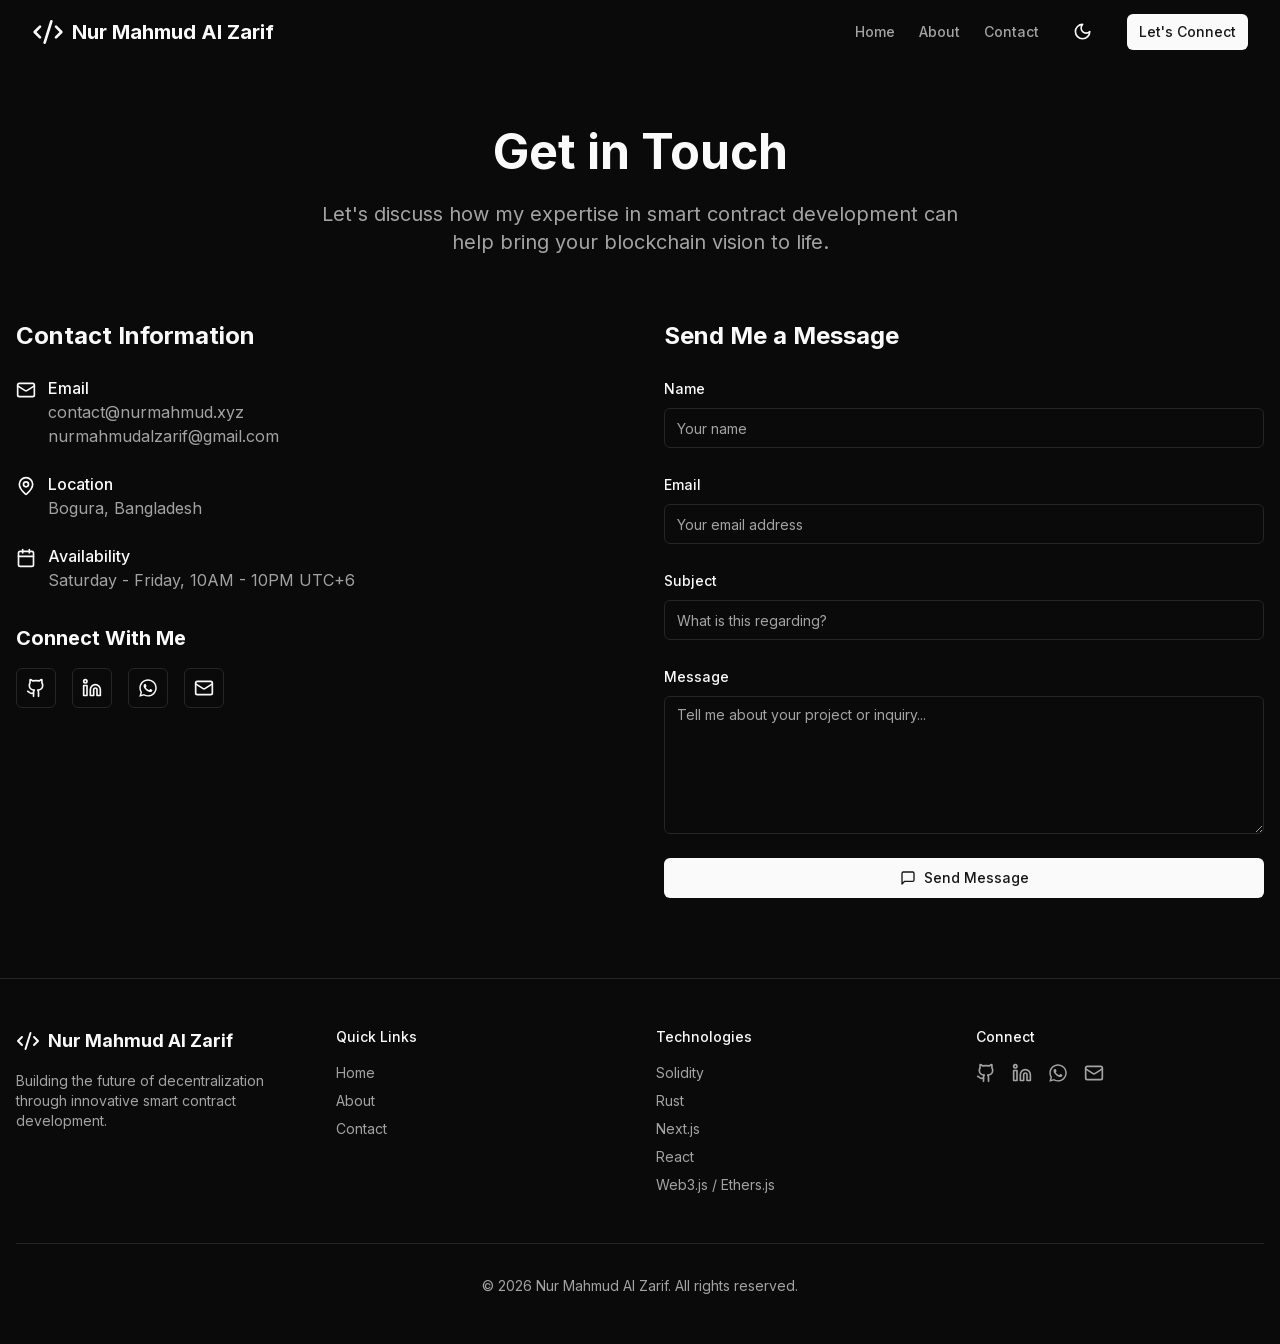
<file: contact/index.html>
<!DOCTYPE html><html lang="en" class="scroll-smooth"><head><meta charSet="utf-8"/><meta name="viewport" content="width=device-width, initial-scale=1"/><link rel="stylesheet" href="../_next/static/css/45a8fd51b2a2b5e2.css" data-precedence="next"/><link rel="preload" href="../_next/static/chunks/webpack-13e09068e38a2623.js" as="script" fetchPriority="low"/><script src="../_next/static/chunks/fd9d1056-f0c4958f854e5904.js" async=""></script><script src="../_next/static/chunks/864-226b4ef325c792d5.js" async=""></script><script src="../_next/static/chunks/main-app-20a659b974d21bc2.js" async=""></script><title>Nur Mahmud Al Zarif | Smart Contract &amp; Blockchain Developer</title><meta name="description" content="Professional Smart Contract Developer specializing in Solidity, Rust, Ethereum, and Web3 technologies. Building secure, efficient, and innovative blockchain solutions."/><link rel="author" href="https://nurmahmud.xyz"/><meta name="author" content="Nur Mahmud Al Zarif"/><meta name="keywords" content="Smart Contract Developer,Blockchain Developer,Solidity,Rust,Ethereum,Web3,DeFi,NFT,DAO,Freelance Developer,Bangladesh"/><meta name="creator" content="Nur Mahmud Al Zarif"/><meta name="publisher" content="Nur Mahmud Al Zarif"/><meta name="robots" content="index, follow"/><meta name="googlebot" content="index, follow, max-video-preview:-1, max-image-preview:large, max-snippet:-1"/><meta name="theme-color" content="#0a0a0a"/><link rel="canonical" href="https://nurmahmud.xyz/"/><meta name="google-site-verification" content="your-google-verification-code"/><meta property="og:title" content="Nur Mahmud Al Zarif | Smart Contract &amp; Blockchain Developer"/><meta property="og:description" content="Professional Smart Contract Developer specializing in Solidity, Rust, Ethereum, and Web3 technologies."/><meta property="og:url" content="https://nurmahmud.xyz/"/><meta property="og:site_name" content="Nur Mahmud Al Zarif - Smart Contract Developer"/><meta property="og:locale" content="en_US"/><meta property="og:image" content="../og-image.jpg"/><meta property="og:image:width" content="1200"/><meta property="og:image:height" content="630"/><meta property="og:image:alt" content="Nur Mahmud Al Zarif - Smart Contract Developer"/><meta property="og:type" content="website"/><meta name="twitter:card" content="summary_large_image"/><meta name="twitter:title" content="Nur Mahmud Al Zarif | Smart Contract &amp; Blockchain Developer"/><meta name="twitter:description" content="Professional Smart Contract Developer specializing in Solidity, Rust, Ethereum, and Web3 technologies."/><meta name="twitter:image" content="../og-image.jpg"/><link rel="shortcut icon" href="../favicon.png"/><link rel="icon" href="../favicon.png"/><link rel="apple-touch-icon" href="../favicon.png"/><script type="application/ld+json">{"@context":"https://schema.org","@type":"Person","name":"Nur Mahmud Al Zarif","url":"https://nurmahmud.xyz","jobTitle":"Smart Contract & Blockchain Developer","description":"Professional Smart Contract Developer specializing in Solidity, Rust, Ethereum, and Web3 technologies.","email":"nurmahmudalzarif@gmail.com","address":{"@type":"PostalAddress","addressLocality":"Bogra","addressCountry":"Bangladesh"},"sameAs":["https://github.com/nurmahmudalzarif/","https://www.linkedin.com/in/nurmahmud"],"knowsAbout":["Solidity","Rust","Ethereum","Web3","DeFi","Smart Contracts","Blockchain Development"],"offers":{"@type":"Offer","itemOffered":{"@type":"Service","name":"Smart Contract Development","description":"Secure and efficient smart contract development for blockchain projects."}}}</script><script src="../_next/static/chunks/polyfills-c67a75d1b6f99dc8.js" noModule=""></script></head><body class="__className_f367f3"><script>!function(){try{var d=document.documentElement,c=d.classList;c.remove('light','dark');var e=localStorage.getItem('theme');if('system'===e||(!e&&false)){var t='(prefers-color-scheme: dark)',m=window.matchMedia(t);if(m.media!==t||m.matches){d.style.colorScheme = 'dark';c.add('dark')}else{d.style.colorScheme = 'light';c.add('light')}}else if(e){c.add(e|| '')}else{c.add('dark')}if(e==='light'||e==='dark'||!e)d.style.colorScheme=e||'dark'}catch(e){}}()</script><main class="min-h-screen"><header class="fixed top-0 w-full z-50 transition-all duration-300 bg-transparent"><div class="container mx-auto px-4 sm:px-6 lg:px-8"><div class="flex h-16 items-center justify-between"><div class="flex items-center"><a class="flex items-center space-x-2" href="../index.html"><svg xmlns="http://www.w3.org/2000/svg" width="24" height="24" viewBox="0 0 24 24" fill="none" stroke="currentColor" stroke-width="2" stroke-linecap="round" stroke-linejoin="round" class="lucide lucide-code-xml h-8 w-8 text-primary"><path d="m18 16 4-4-4-4"></path><path d="m6 8-4 4 4 4"></path><path d="m14.5 4-5 16"></path></svg><span class="font-bold text-xl hidden sm:inline-block">Nur Mahmud Al Zarif</span><span class="font-bold text-xl sm:hidden">NMAZ</span></a></div><nav class="hidden md:flex items-center space-x-6"><a class="text-sm font-medium transition-colors hover:text-primary text-muted-foreground" href="../index.html">Home</a><a class="text-sm font-medium transition-colors hover:text-primary text-muted-foreground" href="../about/index.html">About</a><a class="text-sm font-medium transition-colors hover:text-primary text-muted-foreground" href="../contact/index.html">Contact</a><button class="inline-flex items-center justify-center whitespace-nowrap text-sm font-medium ring-offset-background transition-colors focus-visible:outline-none focus-visible:ring-2 focus-visible:ring-ring focus-visible:ring-offset-2 disabled:pointer-events-none disabled:opacity-50 hover:bg-accent hover:text-accent-foreground h-10 w-10 rounded-full" type="button" id="radix-:Rabbb6la:" aria-haspopup="menu" aria-expanded="false" data-state="closed"><svg xmlns="http://www.w3.org/2000/svg" width="24" height="24" viewBox="0 0 24 24" fill="none" stroke="currentColor" stroke-width="2" stroke-linecap="round" stroke-linejoin="round" class="lucide lucide-sun h-[1.2rem] w-[1.2rem] rotate-0 scale-100 transition-all dark:-rotate-90 dark:scale-0"><circle cx="12" cy="12" r="4"></circle><path d="M12 2v2"></path><path d="M12 20v2"></path><path d="m4.93 4.93 1.41 1.41"></path><path d="m17.66 17.66 1.41 1.41"></path><path d="M2 12h2"></path><path d="M20 12h2"></path><path d="m6.34 17.66-1.41 1.41"></path><path d="m19.07 4.93-1.41 1.41"></path></svg><svg xmlns="http://www.w3.org/2000/svg" width="24" height="24" viewBox="0 0 24 24" fill="none" stroke="currentColor" stroke-width="2" stroke-linecap="round" stroke-linejoin="round" class="lucide lucide-moon absolute h-[1.2rem] w-[1.2rem] rotate-90 scale-0 transition-all dark:rotate-0 dark:scale-100"><path d="M12 3a6 6 0 0 0 9 9 9 9 0 1 1-9-9Z"></path></svg><span class="sr-only">Toggle theme</span></button><a class="inline-flex items-center justify-center whitespace-nowrap text-sm font-medium ring-offset-background transition-colors focus-visible:outline-none focus-visible:ring-2 focus-visible:ring-ring focus-visible:ring-offset-2 disabled:pointer-events-none disabled:opacity-50 bg-primary text-primary-foreground hover:bg-primary/90 h-9 rounded-md px-3 ml-4" href="../contact/index.html">Let&#x27;s Connect</a></nav><div class="flex md:hidden items-center space-x-2"><button class="inline-flex items-center justify-center whitespace-nowrap text-sm font-medium ring-offset-background transition-colors focus-visible:outline-none focus-visible:ring-2 focus-visible:ring-ring focus-visible:ring-offset-2 disabled:pointer-events-none disabled:opacity-50 hover:bg-accent hover:text-accent-foreground h-10 w-10 rounded-full" type="button" id="radix-:R7bbb6la:" aria-haspopup="menu" aria-expanded="false" data-state="closed"><svg xmlns="http://www.w3.org/2000/svg" width="24" height="24" viewBox="0 0 24 24" fill="none" stroke="currentColor" stroke-width="2" stroke-linecap="round" stroke-linejoin="round" class="lucide lucide-sun h-[1.2rem] w-[1.2rem] rotate-0 scale-100 transition-all dark:-rotate-90 dark:scale-0"><circle cx="12" cy="12" r="4"></circle><path d="M12 2v2"></path><path d="M12 20v2"></path><path d="m4.93 4.93 1.41 1.41"></path><path d="m17.66 17.66 1.41 1.41"></path><path d="M2 12h2"></path><path d="M20 12h2"></path><path d="m6.34 17.66-1.41 1.41"></path><path d="m19.07 4.93-1.41 1.41"></path></svg><svg xmlns="http://www.w3.org/2000/svg" width="24" height="24" viewBox="0 0 24 24" fill="none" stroke="currentColor" stroke-width="2" stroke-linecap="round" stroke-linejoin="round" class="lucide lucide-moon absolute h-[1.2rem] w-[1.2rem] rotate-90 scale-0 transition-all dark:rotate-0 dark:scale-100"><path d="M12 3a6 6 0 0 0 9 9 9 9 0 1 1-9-9Z"></path></svg><span class="sr-only">Toggle theme</span></button><button class="inline-flex items-center justify-center whitespace-nowrap rounded-md text-sm font-medium ring-offset-background transition-colors focus-visible:outline-none focus-visible:ring-2 focus-visible:ring-ring focus-visible:ring-offset-2 disabled:pointer-events-none disabled:opacity-50 hover:bg-accent hover:text-accent-foreground h-10 w-10" aria-label="Toggle Menu"><svg xmlns="http://www.w3.org/2000/svg" width="24" height="24" viewBox="0 0 24 24" fill="none" stroke="currentColor" stroke-width="2" stroke-linecap="round" stroke-linejoin="round" class="lucide lucide-menu h-6 w-6"><line x1="4" x2="20" y1="12" y2="12"></line><line x1="4" x2="20" y1="6" y2="6"></line><line x1="4" x2="20" y1="18" y2="18"></line></svg></button></div></div></div></header><section class="pt-32 pb-20"><div class="container mx-auto px-4"><div class="text-center mb-16" style="opacity:0;transform:translateY(20px)"><h1 class="text-4xl md:text-5xl font-bold mb-6">Get in Touch</h1><p class="text-xl text-muted-foreground max-w-2xl mx-auto">Let&#x27;s discuss how my expertise in smart contract development can help bring your blockchain vision to life.</p></div><div class="grid grid-cols-1 lg:grid-cols-2 gap-12"><div style="opacity:0;transform:translateX(-20px)"><h2 class="text-2xl font-bold mb-6">Contact Information</h2><div class="space-y-6 mb-8"><div class="flex items-start"><svg xmlns="http://www.w3.org/2000/svg" width="24" height="24" viewBox="0 0 24 24" fill="none" stroke="currentColor" stroke-width="2" stroke-linecap="round" stroke-linejoin="round" class="lucide lucide-mail h-5 w-5 text-primary mt-1 mr-3 flex-shrink-0"><rect width="20" height="16" x="2" y="4" rx="2"></rect><path d="m22 7-8.97 5.7a1.94 1.94 0 0 1-2.06 0L2 7"></path></svg><div><h3 class="font-medium">Email</h3><p class="text-muted-foreground">contact@nurmahmud.xyz</p><p class="text-muted-foreground">nurmahmudalzarif@gmail.com</p></div></div><div class="flex items-start"><svg xmlns="http://www.w3.org/2000/svg" width="24" height="24" viewBox="0 0 24 24" fill="none" stroke="currentColor" stroke-width="2" stroke-linecap="round" stroke-linejoin="round" class="lucide lucide-map-pin h-5 w-5 text-primary mt-1 mr-3"><path d="M20 10c0 4.993-5.539 10.193-7.399 11.799a1 1 0 0 1-1.202 0C9.539 20.193 4 14.993 4 10a8 8 0 0 1 16 0"></path><circle cx="12" cy="10" r="3"></circle></svg><div><h3 class="font-medium">Location</h3><p class="text-muted-foreground">Bogura, Bangladesh</p></div></div><div class="flex items-start"><svg xmlns="http://www.w3.org/2000/svg" width="24" height="24" viewBox="0 0 24 24" fill="none" stroke="currentColor" stroke-width="2" stroke-linecap="round" stroke-linejoin="round" class="lucide lucide-calendar h-5 w-5 text-primary mt-1 mr-3"><path d="M8 2v4"></path><path d="M16 2v4"></path><rect width="18" height="18" x="3" y="4" rx="2"></rect><path d="M3 10h18"></path></svg><div><h3 class="font-medium">Availability</h3><p class="text-muted-foreground">Saturday - Friday, 10AM - 10PM UTC+6</p></div></div></div><h3 class="text-xl font-bold mb-4">Connect With Me</h3><div class="flex space-x-4 mb-8"><a href="https://github.com/nurmahmudalzarif/" target="_blank" rel="noopener noreferrer" class="inline-flex items-center justify-center whitespace-nowrap rounded-md text-sm font-medium ring-offset-background transition-colors focus-visible:outline-none focus-visible:ring-2 focus-visible:ring-ring focus-visible:ring-offset-2 disabled:pointer-events-none disabled:opacity-50 border border-input bg-background hover:bg-accent hover:text-accent-foreground h-10 w-10"><svg xmlns="http://www.w3.org/2000/svg" width="24" height="24" viewBox="0 0 24 24" fill="none" stroke="currentColor" stroke-width="2" stroke-linecap="round" stroke-linejoin="round" class="lucide lucide-github h-5 w-5"><path d="M15 22v-4a4.8 4.8 0 0 0-1-3.5c3 0 6-2 6-5.5.08-1.25-.27-2.48-1-3.5.28-1.15.28-2.35 0-3.5 0 0-1 0-3 1.5-2.64-.5-5.36-.5-8 0C6 2 5 2 5 2c-.3 1.15-.3 2.35 0 3.5A5.403 5.403 0 0 0 4 9c0 3.5 3 5.5 6 5.5-.39.49-.68 1.05-.85 1.65-.17.6-.22 1.23-.15 1.85v4"></path><path d="M9 18c-4.51 2-5-2-7-2"></path></svg><span class="sr-only">GitHub</span></a><a href="https://www.linkedin.com/in/nurmahmud" target="_blank" rel="noopener noreferrer" class="inline-flex items-center justify-center whitespace-nowrap rounded-md text-sm font-medium ring-offset-background transition-colors focus-visible:outline-none focus-visible:ring-2 focus-visible:ring-ring focus-visible:ring-offset-2 disabled:pointer-events-none disabled:opacity-50 border border-input bg-background hover:bg-accent hover:text-accent-foreground h-10 w-10"><svg xmlns="http://www.w3.org/2000/svg" width="24" height="24" viewBox="0 0 24 24" fill="none" stroke="currentColor" stroke-width="2" stroke-linecap="round" stroke-linejoin="round" class="lucide lucide-linkedin h-5 w-5"><path d="M16 8a6 6 0 0 1 6 6v7h-4v-7a2 2 0 0 0-2-2 2 2 0 0 0-2 2v7h-4v-7a6 6 0 0 1 6-6z"></path><rect width="4" height="12" x="2" y="9"></rect><circle cx="4" cy="4" r="2"></circle></svg><span class="sr-only">LinkedIn</span></a><a href="https://wa.me/8801401497707?text=Hello%2C%20I%20am%20interested%20in%20your%20smart%20contract%20development%20services." target="_blank" rel="noopener noreferrer" class="inline-flex items-center justify-center whitespace-nowrap rounded-md text-sm font-medium ring-offset-background transition-colors focus-visible:outline-none focus-visible:ring-2 focus-visible:ring-ring focus-visible:ring-offset-2 disabled:pointer-events-none disabled:opacity-50 border border-input bg-background hover:bg-accent hover:text-accent-foreground h-10 w-10"><svg stroke="currentColor" fill="currentColor" stroke-width="0" viewBox="0 0 448 512" class="h-5 w-5" height="1em" width="1em" xmlns="http://www.w3.org/2000/svg"><path d="M380.9 97.1C339 55.1 283.2 32 223.9 32c-122.4 0-222 99.6-222 222 0 39.1 10.2 77.3 29.6 111L0 480l117.7-30.9c32.4 17.7 68.9 27 106.1 27h.1c122.3 0 224.1-99.6 224.1-222 0-59.3-25.2-115-67.1-157zm-157 341.6c-33.2 0-65.7-8.9-94-25.7l-6.7-4-69.8 18.3L72 359.2l-4.4-7c-18.5-29.4-28.2-63.3-28.2-98.2 0-101.7 82.8-184.5 184.6-184.5 49.3 0 95.6 19.2 130.4 54.1 34.8 34.9 56.2 81.2 56.1 130.5 0 101.8-84.9 184.6-186.6 184.6zm101.2-138.2c-5.5-2.8-32.8-16.2-37.9-18-5.1-1.9-8.8-2.8-12.5 2.8-3.7 5.6-14.3 18-17.6 21.8-3.2 3.7-6.5 4.2-12 1.4-32.6-16.3-54-29.1-75.5-66-5.7-9.8 5.7-9.1 16.3-30.3 1.8-3.7.9-6.9-.5-9.7-1.4-2.8-12.5-30.1-17.1-41.2-4.5-10.8-9.1-9.3-12.5-9.5-3.2-.2-6.9-.2-10.6-.2-3.7 0-9.7 1.4-14.8 6.9-5.1 5.6-19.4 19-19.4 46.3 0 27.3 19.9 53.7 22.6 57.4 2.8 3.7 39.1 59.7 94.8 83.8 35.2 15.2 49 16.5 66.6 13.9 10.7-1.6 32.8-13.4 37.4-26.4 4.6-13 4.6-24.1 3.2-26.4-1.3-2.5-5-3.9-10.5-6.6z"></path></svg><span class="sr-only">WhatsApp</span></a><a href="mailto:nurmahmudalzarif@gmail.com" target="_blank" rel="noopener noreferrer" class="inline-flex items-center justify-center whitespace-nowrap rounded-md text-sm font-medium ring-offset-background transition-colors focus-visible:outline-none focus-visible:ring-2 focus-visible:ring-ring focus-visible:ring-offset-2 disabled:pointer-events-none disabled:opacity-50 border border-input bg-background hover:bg-accent hover:text-accent-foreground h-10 w-10"><svg xmlns="http://www.w3.org/2000/svg" width="24" height="24" viewBox="0 0 24 24" fill="none" stroke="currentColor" stroke-width="2" stroke-linecap="round" stroke-linejoin="round" class="lucide lucide-mail h-5 w-5"><rect width="20" height="16" x="2" y="4" rx="2"></rect><path d="m22 7-8.97 5.7a1.94 1.94 0 0 1-2.06 0L2 7"></path></svg><span class="sr-only">Email</span></a></div></div><div style="opacity:0;transform:translateX(20px)"><h2 class="text-2xl font-bold mb-6">Send Me a Message</h2><form class="space-y-6"><div class="space-y-2"><label class="text-sm font-medium leading-none peer-disabled:cursor-not-allowed peer-disabled:opacity-70" for="name">Name</label><input class="flex h-10 w-full rounded-md border border-input bg-background px-3 py-2 text-sm ring-offset-background file:border-0 file:bg-transparent file:text-sm file:font-medium file:text-foreground placeholder:text-muted-foreground focus-visible:outline-none focus-visible:ring-2 focus-visible:ring-ring focus-visible:ring-offset-2 disabled:cursor-not-allowed disabled:opacity-50" id="name" placeholder="Your name" required="" name="name" value=""/></div><div class="space-y-2"><label class="text-sm font-medium leading-none peer-disabled:cursor-not-allowed peer-disabled:opacity-70" for="email">Email</label><input type="email" class="flex h-10 w-full rounded-md border border-input bg-background px-3 py-2 text-sm ring-offset-background file:border-0 file:bg-transparent file:text-sm file:font-medium file:text-foreground placeholder:text-muted-foreground focus-visible:outline-none focus-visible:ring-2 focus-visible:ring-ring focus-visible:ring-offset-2 disabled:cursor-not-allowed disabled:opacity-50" id="email" placeholder="Your email address" required="" name="email" value=""/></div><div class="space-y-2"><label class="text-sm font-medium leading-none peer-disabled:cursor-not-allowed peer-disabled:opacity-70" for="subject">Subject</label><input class="flex h-10 w-full rounded-md border border-input bg-background px-3 py-2 text-sm ring-offset-background file:border-0 file:bg-transparent file:text-sm file:font-medium file:text-foreground placeholder:text-muted-foreground focus-visible:outline-none focus-visible:ring-2 focus-visible:ring-ring focus-visible:ring-offset-2 disabled:cursor-not-allowed disabled:opacity-50" id="subject" placeholder="What is this regarding?" required="" name="subject" value=""/></div><div class="space-y-2"><label class="text-sm font-medium leading-none peer-disabled:cursor-not-allowed peer-disabled:opacity-70" for="message">Message</label><textarea class="flex min-h-[80px] w-full rounded-md border border-input bg-background px-3 py-2 text-sm ring-offset-background placeholder:text-muted-foreground focus-visible:outline-none focus-visible:ring-2 focus-visible:ring-ring focus-visible:ring-offset-2 disabled:cursor-not-allowed disabled:opacity-50" id="message" name="message" placeholder="Tell me about your project or inquiry..." rows="6" required=""></textarea></div><button class="inline-flex items-center justify-center whitespace-nowrap rounded-md text-sm font-medium ring-offset-background transition-colors focus-visible:outline-none focus-visible:ring-2 focus-visible:ring-ring focus-visible:ring-offset-2 disabled:pointer-events-none disabled:opacity-50 bg-primary text-primary-foreground hover:bg-primary/90 h-10 px-4 py-2 w-full" type="submit"><svg xmlns="http://www.w3.org/2000/svg" width="24" height="24" viewBox="0 0 24 24" fill="none" stroke="currentColor" stroke-width="2" stroke-linecap="round" stroke-linejoin="round" class="lucide lucide-message-square mr-2 h-4 w-4"><path d="M21 15a2 2 0 0 1-2 2H7l-4 4V5a2 2 0 0 1 2-2h14a2 2 0 0 1 2 2z"></path></svg>Send Message</button></form></div></div></div></section><footer class="border-t bg-background"><div class="container mx-auto px-4 py-12"><div class="grid grid-cols-1 md:grid-cols-4 gap-8"><div class="space-y-4"><div class="flex items-center space-x-2"><svg xmlns="http://www.w3.org/2000/svg" width="24" height="24" viewBox="0 0 24 24" fill="none" stroke="currentColor" stroke-width="2" stroke-linecap="round" stroke-linejoin="round" class="lucide lucide-code-xml h-6 w-6 text-primary"><path d="m18 16 4-4-4-4"></path><path d="m6 8-4 4 4 4"></path><path d="m14.5 4-5 16"></path></svg><span class="font-bold text-lg">Nur Mahmud Al Zarif</span></div><p class="text-sm text-muted-foreground">Building the future of decentralization through innovative smart contract development.</p></div><div><h3 class="font-medium text-sm mb-4">Quick Links</h3><ul class="space-y-2 text-sm"><li><a class="text-muted-foreground hover:text-primary transition-colors" href="../index.html">Home</a></li><li><a class="text-muted-foreground hover:text-primary transition-colors" href="../about/index.html">About</a></li><li><a class="text-muted-foreground hover:text-primary transition-colors" href="../contact/index.html">Contact</a></li></ul></div><div><h3 class="font-medium text-sm mb-4">Technologies</h3><ul class="space-y-2 text-sm"><li class="text-muted-foreground">Solidity</li><li class="text-muted-foreground">Rust</li><li class="text-muted-foreground">Next.js</li><li class="text-muted-foreground">React</li><li class="text-muted-foreground">Web3.js / Ethers.js</li></ul></div><div><h3 class="font-medium text-sm mb-4">Connect</h3><div class="flex space-x-4"><a target="_blank" rel="noopener noreferrer" class="text-muted-foreground hover:text-primary transition-colors" href="https://github.com/nurmahmudalzarif/"><svg xmlns="http://www.w3.org/2000/svg" width="24" height="24" viewBox="0 0 24 24" fill="none" stroke="currentColor" stroke-width="2" stroke-linecap="round" stroke-linejoin="round" class="lucide lucide-github h-5 w-5"><path d="M15 22v-4a4.8 4.8 0 0 0-1-3.5c3 0 6-2 6-5.5.08-1.25-.27-2.48-1-3.5.28-1.15.28-2.35 0-3.5 0 0-1 0-3 1.5-2.64-.5-5.36-.5-8 0C6 2 5 2 5 2c-.3 1.15-.3 2.35 0 3.5A5.403 5.403 0 0 0 4 9c0 3.5 3 5.5 6 5.5-.39.49-.68 1.05-.85 1.65-.17.6-.22 1.23-.15 1.85v4"></path><path d="M9 18c-4.51 2-5-2-7-2"></path></svg><span class="sr-only">GitHub</span></a><a target="_blank" rel="noopener noreferrer" class="text-muted-foreground hover:text-primary transition-colors" href="https://www.linkedin.com/in/nurmahmud"><svg xmlns="http://www.w3.org/2000/svg" width="24" height="24" viewBox="0 0 24 24" fill="none" stroke="currentColor" stroke-width="2" stroke-linecap="round" stroke-linejoin="round" class="lucide lucide-linkedin h-5 w-5"><path d="M16 8a6 6 0 0 1 6 6v7h-4v-7a2 2 0 0 0-2-2 2 2 0 0 0-2 2v7h-4v-7a6 6 0 0 1 6-6z"></path><rect width="4" height="12" x="2" y="9"></rect><circle cx="4" cy="4" r="2"></circle></svg><span class="sr-only">LinkedIn</span></a><a target="_blank" rel="noopener noreferrer" class="text-muted-foreground hover:text-primary transition-colors" href="https://wa.me/8801401497707?text=Hello%2C%20I%20am%20interested%20in%20your%20smart%20contract%20development%20services."><svg stroke="currentColor" fill="currentColor" stroke-width="0" viewBox="0 0 448 512" class="h-5 w-5" height="1em" width="1em" xmlns="http://www.w3.org/2000/svg"><path d="M380.9 97.1C339 55.1 283.2 32 223.9 32c-122.4 0-222 99.6-222 222 0 39.1 10.2 77.3 29.6 111L0 480l117.7-30.9c32.4 17.7 68.9 27 106.1 27h.1c122.3 0 224.1-99.6 224.1-222 0-59.3-25.2-115-67.1-157zm-157 341.6c-33.2 0-65.7-8.9-94-25.7l-6.7-4-69.8 18.3L72 359.2l-4.4-7c-18.5-29.4-28.2-63.3-28.2-98.2 0-101.7 82.8-184.5 184.6-184.5 49.3 0 95.6 19.2 130.4 54.1 34.8 34.9 56.2 81.2 56.1 130.5 0 101.8-84.9 184.6-186.6 184.6zm101.2-138.2c-5.5-2.8-32.8-16.2-37.9-18-5.1-1.9-8.8-2.8-12.5 2.8-3.7 5.6-14.3 18-17.6 21.8-3.2 3.7-6.5 4.2-12 1.4-32.6-16.3-54-29.1-75.5-66-5.7-9.8 5.7-9.1 16.3-30.3 1.8-3.7.9-6.9-.5-9.7-1.4-2.8-12.5-30.1-17.1-41.2-4.5-10.8-9.1-9.3-12.5-9.5-3.2-.2-6.9-.2-10.6-.2-3.7 0-9.7 1.4-14.8 6.9-5.1 5.6-19.4 19-19.4 46.3 0 27.3 19.9 53.7 22.6 57.4 2.8 3.7 39.1 59.7 94.8 83.8 35.2 15.2 49 16.5 66.6 13.9 10.7-1.6 32.8-13.4 37.4-26.4 4.6-13 4.6-24.1 3.2-26.4-1.3-2.5-5-3.9-10.5-6.6z"></path></svg><span class="sr-only">WhatsApp</span></a><a target="_blank" rel="noopener noreferrer" class="text-muted-foreground hover:text-primary transition-colors" href="mailto:nurmahmudalzarif@gmail.com"><svg xmlns="http://www.w3.org/2000/svg" width="24" height="24" viewBox="0 0 24 24" fill="none" stroke="currentColor" stroke-width="2" stroke-linecap="round" stroke-linejoin="round" class="lucide lucide-mail h-5 w-5"><rect width="20" height="16" x="2" y="4" rx="2"></rect><path d="m22 7-8.97 5.7a1.94 1.94 0 0 1-2.06 0L2 7"></path></svg><span class="sr-only">Email</span></a></div></div></div><div class="mt-12 pt-8 border-t text-center text-sm text-muted-foreground"><p>© <!-- -->2026<!-- --> Nur Mahmud Al Zarif. All rights reserved.</p></div></div></footer></main><script src="../_next/static/chunks/webpack-13e09068e38a2623.js" async=""></script><script>(self.__next_f=self.__next_f||[]).push([0])</script><script>self.__next_f.push([1,"1:HL[\"/_next/static/css/45a8fd51b2a2b5e2.css\",\"style\"]\n0:\"$L2\"\n"])</script><script>self.__next_f.push([1,"3:I{\"id\":6054,\"chunks\":[\"272:static/chunks/webpack-13e09068e38a2623.js\",\"971:static/chunks/fd9d1056-f0c4958f854e5904.js\",\"864:static/chunks/864-226b4ef325c792d5.js\"],\"name\":\"\",\"async\":false}\n5:I{\"id\":1729,\"chunks\":[\"272:static/chunks/webpack-13e09068e38a2623.js\",\"971:static/chunks/fd9d1056-f0c4958f854e5904.js\",\"864:static/chunks/864-226b4ef325c792d5.js\"],\"name\":\"\",\"async\":false}\n6:I{\"id\":4657,\"chunks\":[\"474:static/chunks/474-561e67992f581aab.js\",\"185:static/chunks/app/layout-c5cfe4a42ad23483.js\"],\"name\":\"Th"])</script><script>self.__next_f.push([1,"emeProvider\",\"async\":false}\n7:I{\"id\":1443,\"chunks\":[\"272:static/chunks/webpack-13e09068e38a2623.js\",\"971:static/chunks/fd9d1056-f0c4958f854e5904.js\",\"864:static/chunks/864-226b4ef325c792d5.js\"],\"name\":\"\",\"async\":false}\n8:I{\"id\":8639,\"chunks\":[\"272:static/chunks/webpack-13e09068e38a2623.js\",\"971:static/chunks/fd9d1056-f0c4958f854e5904.js\",\"864:static/chunks/864-226b4ef325c792d5.js\"],\"name\":\"\",\"async\":false}\na:I{\"id\":5146,\"chunks\":[\"272:static/chunks/webpack-13e09068e38a2623.js\",\"971:static/chunks/fd9d1056-f0"])</script><script>self.__next_f.push([1,"c4958f854e5904.js\",\"864:static/chunks/864-226b4ef325c792d5.js\"],\"name\":\"\",\"async\":false}\nb:I{\"id\":8949,\"chunks\":[\"699:static/chunks/8e1d74a4-67b65290a8f1a3d3.js\",\"474:static/chunks/474-561e67992f581aab.js\",\"877:static/chunks/877-aeafbae65d7a498a.js\",\"469:static/chunks/469-2a06ca2cfcb77636.js\",\"327:static/chunks/app/contact/page-31454eeb510de8fc.js\"],\"name\":\"\",\"async\":false}\nc:I{\"id\":2932,\"chunks\":[\"474:static/chunks/474-561e67992f581aab.js\",\"185:static/chunks/app/layout-c5cfe4a42ad23483.js\"],\"name\":\"Toaster"])</script><script>self.__next_f.push([1,"\",\"async\":false}\n"])</script><script>self.__next_f.push([1,"2:[[[\"$\",\"link\",\"0\",{\"rel\":\"stylesheet\",\"href\":\"/_next/static/css/45a8fd51b2a2b5e2.css\",\"precedence\":\"next\"}]],[\"$\",\"$L3\",null,{\"buildId\":\"LCdrpJAqu6HQSo2FwHd5D\",\"assetPrefix\":\"\",\"initialCanonicalUrl\":\"/contact/\",\"initialTree\":[\"\",{\"children\":[\"contact\",{\"children\":[\"__PAGE__\",{}]}]},\"$undefined\",\"$undefined\",true],\"initialHead\":[false,\"$L4\"],\"globalErrorComponent\":\"$5\",\"children\":[null,[\"$\",\"html\",null,{\"lang\":\"en\",\"suppressHydrationWarning\":true,\"className\":\"scroll-smooth\",\"children\":[[\"$\",\"head\",null,{\"children\":[\"$\",\"script\",null,{\"type\":\"application/ld+json\",\"dangerouslySetInnerHTML\":{\"__html\":\"{\\\"@context\\\":\\\"https://schema.org\\\",\\\"@type\\\":\\\"Person\\\",\\\"name\\\":\\\"Nur Mahmud Al Zarif\\\",\\\"url\\\":\\\"https://nurmahmud.xyz\\\",\\\"jobTitle\\\":\\\"Smart Contract \u0026 Blockchain Developer\\\",\\\"description\\\":\\\"Professional Smart Contract Developer specializing in Solidity, Rust, Ethereum, and Web3 technologies.\\\",\\\"email\\\":\\\"nurmahmudalzarif@gmail.com\\\",\\\"address\\\":{\\\"@type\\\":\\\"PostalAddress\\\",\\\"addressLocality\\\":\\\"Bogra\\\",\\\"addressCountry\\\":\\\"Bangladesh\\\"},\\\"sameAs\\\":[\\\"https://github.com/nurmahmudalzarif/\\\",\\\"https://www.linkedin.com/in/nurmahmud\\\"],\\\"knowsAbout\\\":[\\\"Solidity\\\",\\\"Rust\\\",\\\"Ethereum\\\",\\\"Web3\\\",\\\"DeFi\\\",\\\"Smart Contracts\\\",\\\"Blockchain Development\\\"],\\\"offers\\\":{\\\"@type\\\":\\\"Offer\\\",\\\"itemOffered\\\":{\\\"@type\\\":\\\"Service\\\",\\\"name\\\":\\\"Smart Contract Development\\\",\\\"description\\\":\\\"Secure and efficient smart contract development for blockchain projects.\\\"}}}\"}}]}],[\"$\",\"body\",null,{\"className\":\"__className_f367f3\",\"children\":[\"$\",\"$L6\",null,{\"attribute\":\"class\",\"defaultTheme\":\"dark\",\"children\":[[\"$\",\"$L7\",null,{\"parallelRouterKey\":\"children\",\"segmentPath\":[\"children\"],\"loading\":\"$undefined\",\"loadingStyles\":\"$undefined\",\"hasLoading\":false,\"error\":\"$undefined\",\"errorStyles\":\"$undefined\",\"template\":[\"$\",\"$L8\",null,{}],\"templateStyles\":\"$undefined\",\"notFound\":[[\"$\",\"title\",null,{\"children\":\"404: This page could not be found.\"}],[\"$\",\"div\",null,{\"style\":{\"fontFamily\":\"system-ui,\\\"Segoe UI\\\",Roboto,Helvetica,Arial,sans-serif,\\\"Apple Color Emoji\\\",\\\"Segoe UI Emoji\\\"\",\"height\":\"100vh\",\"textAlign\":\"center\",\"display\":\"flex\",\"flexDirection\":\"column\",\"alignItems\":\"center\",\"justifyContent\":\"center\"},\"children\":[\"$\",\"div\",null,{\"children\":[[\"$\",\"style\",null,{\"dangerouslySetInnerHTML\":{\"__html\":\"body{color:#000;background:#fff;margin:0}.next-error-h1{border-right:1px solid rgba(0,0,0,.3)}@media (prefers-color-scheme:dark){body{color:#fff;background:#000}.next-error-h1{border-right:1px solid rgba(255,255,255,.3)}}\"}}],[\"$\",\"h1\",null,{\"className\":\"next-error-h1\",\"style\":{\"display\":\"inline-block\",\"margin\":\"0 20px 0 0\",\"padding\":\"0 23px 0 0\",\"fontSize\":24,\"fontWeight\":500,\"verticalAlign\":\"top\",\"lineHeight\":\"49px\"},\"children\":\"404\"}],[\"$\",\"div\",null,{\"style\":{\"display\":\"inline-block\"},\"children\":[\"$\",\"h2\",null,{\"style\":{\"fontSize\":14,\"fontWeight\":400,\"lineHeight\":\"49px\",\"margin\":0},\"children\":\"This page could not be found.\"}]}]]}]}]],\"notFoundStyles\":[],\"childProp\":{\"current\":[\"$\",\"$L7\",null,{\"parallelRouterKey\":\"children\",\"segmentPath\":[\"children\",\"contact\",\"children\"],\"loading\":\"$undefined\",\"loadingStyles\":\"$undefined\",\"hasLoading\":false,\"error\":\"$undefined\",\"errorStyles\":\"$undefined\",\"template\":[\"$\",\"$L8\",null,{}],\"templateStyles\":\"$undefined\",\"notFound\":\"$undefined\",\"notFoundStyles\":\"$undefined\",\"childProp\":{\"current\":[\"$L9\",[\"$\",\"$La\",null,{\"propsForComponent\":{\"params\":{}},\"Component\":\"$b\"}],null],\"segment\":\"__PAGE__\"},\"styles\":[]}],\"segment\":\"contact\"},\"styles\":[]}],[\"$\",\"$Lc\",null,{}]]}]}]]}],null]}]]\n"])</script><script>self.__next_f.push([1,"4:[[\"$\",\"meta\",\"0\",{\"charSet\":\"utf-8\"}],[\"$\",\"title\",\"1\",{\"children\":\"Nur Mahmud Al Zarif | Smart Contract \u0026 Blockchain Developer\"}],[\"$\",\"meta\",\"2\",{\"name\":\"description\",\"content\":\"Professional Smart Contract Developer specializing in Solidity, Rust, Ethereum, and Web3 technologies. Building secure, efficient, and innovative blockchain solutions.\"}],[\"$\",\"link\",\"3\",{\"rel\":\"author\",\"href\":\"https://nurmahmud.xyz\"}],[\"$\",\"meta\",\"4\",{\"name\":\"author\",\"content\":\"Nur Mahmud Al Zarif\"}],[\"$\",\"meta\",\"5\",{\"name\":\"keywords\",\"content\":\"Smart Contract Developer,Blockchain Developer,Solidity,Rust,Ethereum,Web3,DeFi,NFT,DAO,Freelance Developer,Bangladesh\"}],[\"$\",\"meta\",\"6\",{\"name\":\"viewport\",\"content\":\"width=device-width, initial-scale=1\"}],[\"$\",\"meta\",\"7\",{\"name\":\"creator\",\"content\":\"Nur Mahmud Al Zarif\"}],[\"$\",\"meta\",\"8\",{\"name\":\"publisher\",\"content\":\"Nur Mahmud Al Zarif\"}],[\"$\",\"meta\",\"9\",{\"name\":\"robots\",\"content\":\"index, follow\"}],[\"$\",\"meta\",\"10\",{\"name\":\"googlebot\",\"content\":\"index, follow, max-video-preview:-1, max-image-preview:large, max-snippet:-1\"}],[\"$\",\"meta\",\"11\",{\"name\":\"theme-color\",\"content\":\"#0a0a0a\"}],[\"$\",\"link\",\"12\",{\"rel\":\"canonical\",\"href\":\"https://nurmahmud.xyz/\"}],[\"$\",\"meta\",\"13\",{\"name\":\"google-site-verification\",\"content\":\"your-google-verification-code\"}],[\"$\",\"meta\",\"14\",{\"property\":\"og:title\",\"content\":\"Nur Mahmud Al Zarif | Smart Contract \u0026 Blockchain Developer\"}],[\"$\",\"meta\",\"15\",{\"property\":\"og:description\",\"content\":\"Professional Smart Contract Developer specializing in Solidity, Rust, Ethereum, and Web3 technologies.\"}],[\"$\",\"meta\",\"16\",{\"property\":\"og:url\",\"content\":\"https://nurmahmud.xyz/\"}],[\"$\",\"meta\",\"17\",{\"property\":\"og:site_name\",\"content\":\"Nur Mahmud Al Zarif - Smart Contract Developer\"}],[\"$\",\"meta\",\"18\",{\"property\":\"og:locale\",\"content\":\"en_US\"}],[\"$\",\"meta\",\"19\",{\"property\":\"og:image\",\"content\":\"https://nurmahmud.xyz/og-image.jpg\"}],[\"$\",\"meta\",\"20\",{\"property\":\"og:image:width\",\"content\":\"1200\"}],[\"$\",\"meta\",\"21\",{\"property\":\"og:image:height\",\"content\":\"630\"}],[\"$\",\"meta\",\"22\",{\"property\":\"og:image:alt\",\"content\":\"Nur Mahmud Al Zarif - Smart Contract Developer\"}],[\"$\",\"meta\",\"23\",{\"property\":\"og:type\",\"content\":\"website\"}],[\"$\",\"meta\",\"24\",{\"name\":\"twitter:card\",\"content\":\"summary_large_image\"}],[\"$\",\"meta\",\"25\",{\"name\":\"twitter:title\",\"content\":\"Nur Mahmud Al Zarif | Smart Contract \u0026 Blockchain Developer\"}],[\"$\",\"meta\",\"26\",{\"name\":\"twitter:description\",\"content\":\"Professional Smart Contract Developer specializing in Solidity, Rust, Ethereum, and Web3 technologies.\"}],[\"$\",\"meta\",\"27\",{\"name\":\"twitter:image\",\"content\":\"https://nurmahmud.xyz/og-image.jpg\"}],[\"$\",\"link\",\"28\",{\"rel\":\"shortcut icon\",\"href\":\"/favicon.png\"}],[\"$\",\"link\",\"29\",{\"rel\":\"icon\",\"href\":\"/favicon.png\"}],[\"$\",\"link\",\"30\",{\"rel\":\"apple-touch-icon\",\"href\":\"/favicon.png\"}]]\n"])</script><script>self.__next_f.push([1,"9:null\n"])</script></body></html>
</file>
<file: _next/static/css/45a8fd51b2a2b5e2.css>
@font-face{font-family:__Inter_f367f3;font-style:normal;font-weight:100 900;font-display:swap;src:url(../../../_next/static/media/ba9851c3c22cd980-s.woff2) format("woff2");unicode-range:U+0460-052f,U+1c80-1c8a,U+20b4,U+2de0-2dff,U+a640-a69f,U+fe2e-fe2f}@font-face{font-family:__Inter_f367f3;font-style:normal;font-weight:100 900;font-display:swap;src:url(../../../_next/static/media/21350d82a1f187e9-s.woff2) format("woff2");unicode-range:U+0301,U+0400-045f,U+0490-0491,U+04b0-04b1,U+2116}@font-face{font-family:__Inter_f367f3;font-style:normal;font-weight:100 900;font-display:swap;src:url(../../../_next/static/media/c5fe6dc8356a8c31-s.woff2) format("woff2");unicode-range:U+1f??}@font-face{font-family:__Inter_f367f3;font-style:normal;font-weight:100 900;font-display:swap;src:url(../../../_next/static/media/19cfc7226ec3afaa-s.woff2) format("woff2");unicode-range:U+0370-0377,U+037a-037f,U+0384-038a,U+038c,U+038e-03a1,U+03a3-03ff}@font-face{font-family:__Inter_f367f3;font-style:normal;font-weight:100 900;font-display:swap;src:url(../../../_next/static/media/df0a9ae256c0569c-s.woff2) format("woff2");unicode-range:U+0102-0103,U+0110-0111,U+0128-0129,U+0168-0169,U+01a0-01a1,U+01af-01b0,U+0300-0301,U+0303-0304,U+0308-0309,U+0323,U+0329,U+1ea0-1ef9,U+20ab}@font-face{font-family:__Inter_f367f3;font-style:normal;font-weight:100 900;font-display:swap;src:url(../../../_next/static/media/8e9860b6e62d6359-s.woff2) format("woff2");unicode-range:U+0100-02ba,U+02bd-02c5,U+02c7-02cc,U+02ce-02d7,U+02dd-02ff,U+0304,U+0308,U+0329,U+1d00-1dbf,U+1e00-1e9f,U+1ef2-1eff,U+2020,U+20a0-20ab,U+20ad-20c0,U+2113,U+2c60-2c7f,U+a720-a7ff}@font-face{font-family:__Inter_f367f3;font-style:normal;font-weight:100 900;font-display:swap;src:url(../../../_next/static/media/e4af272ccee01ff0-s.p.woff2) format("woff2");unicode-range:U+00??,U+0131,U+0152-0153,U+02bb-02bc,U+02c6,U+02da,U+02dc,U+0304,U+0308,U+0329,U+2000-206f,U+20ac,U+2122,U+2191,U+2193,U+2212,U+2215,U+feff,U+fffd}@font-face{font-family:__Inter_Fallback_f367f3;src:local("Arial");ascent-override:90.20%;descent-override:22.48%;line-gap-override:0.00%;size-adjust:107.40%}.__className_f367f3{font-family:__Inter_f367f3,__Inter_Fallback_f367f3;font-style:normal}

/*
! tailwindcss v3.3.3 | MIT License | https://tailwindcss.com
*/*,:after,:before{box-sizing:border-box;border:0 solid #e5e7eb}:after,:before{--tw-content:""}html{line-height:1.5;-webkit-text-size-adjust:100%;-moz-tab-size:4;-o-tab-size:4;tab-size:4;font-family:ui-sans-serif,system-ui,-apple-system,BlinkMacSystemFont,Segoe UI,Roboto,Helvetica Neue,Arial,Noto Sans,sans-serif,Apple Color Emoji,Segoe UI Emoji,Segoe UI Symbol,Noto Color Emoji;font-feature-settings:normal;font-variation-settings:normal}body{margin:0;line-height:inherit}hr{height:0;color:inherit;border-top-width:1px}abbr:where([title]){-webkit-text-decoration:underline dotted;text-decoration:underline dotted}h1,h2,h3,h4,h5,h6{font-size:inherit;font-weight:inherit}a{color:inherit;text-decoration:inherit}b,strong{font-weight:bolder}code,kbd,pre,samp{font-family:ui-monospace,SFMono-Regular,Menlo,Monaco,Consolas,Liberation Mono,Courier New,monospace;font-size:1em}small{font-size:80%}sub,sup{font-size:75%;line-height:0;position:relative;vertical-align:baseline}sub{bottom:-.25em}sup{top:-.5em}table{text-indent:0;border-color:inherit;border-collapse:collapse}button,input,optgroup,select,textarea{font-family:inherit;font-feature-settings:inherit;font-variation-settings:inherit;font-size:100%;font-weight:inherit;line-height:inherit;color:inherit;margin:0;padding:0}button,select{text-transform:none}[type=button],[type=reset],[type=submit],button{-webkit-appearance:button;background-color:transparent;background-image:none}:-moz-focusring{outline:auto}:-moz-ui-invalid{box-shadow:none}progress{vertical-align:baseline}::-webkit-inner-spin-button,::-webkit-outer-spin-button{height:auto}[type=search]{-webkit-appearance:textfield;outline-offset:-2px}::-webkit-search-decoration{-webkit-appearance:none}::-webkit-file-upload-button{-webkit-appearance:button;font:inherit}summary{display:list-item}blockquote,dd,dl,figure,h1,h2,h3,h4,h5,h6,hr,p,pre{margin:0}fieldset{margin:0}fieldset,legend{padding:0}menu,ol,ul{list-style:none;margin:0;padding:0}dialog{padding:0}textarea{resize:vertical}input::-moz-placeholder,textarea::-moz-placeholder{opacity:1;color:#9ca3af}input::placeholder,textarea::placeholder{opacity:1;color:#9ca3af}[role=button],button{cursor:pointer}:disabled{cursor:default}audio,canvas,embed,iframe,img,object,svg,video{display:block;vertical-align:middle}img,video{max-width:100%;height:auto}[hidden]{display:none}:root{--background:0 0% 100%;--foreground:0 0% 3.9%;--card:0 0% 100%;--card-foreground:0 0% 3.9%;--popover:0 0% 100%;--popover-foreground:0 0% 3.9%;--primary:0 0% 9%;--primary-foreground:0 0% 98%;--secondary:0 0% 96.1%;--secondary-foreground:0 0% 9%;--muted:0 0% 96.1%;--muted-foreground:0 0% 45.1%;--accent:0 0% 96.1%;--accent-foreground:0 0% 9%;--destructive:0 84.2% 60.2%;--destructive-foreground:0 0% 98%;--border:0 0% 89.8%;--input:0 0% 89.8%;--ring:0 0% 3.9%;--chart-1:12 76% 61%;--chart-2:173 58% 39%;--chart-3:197 37% 24%;--chart-4:43 74% 66%;--chart-5:27 87% 67%;--radius:0.5rem}.dark{--background:0 0% 3.9%;--foreground:0 0% 98%;--card:0 0% 3.9%;--card-foreground:0 0% 98%;--popover:0 0% 3.9%;--popover-foreground:0 0% 98%;--primary:0 0% 98%;--primary-foreground:0 0% 9%;--secondary:0 0% 14.9%;--secondary-foreground:0 0% 98%;--muted:0 0% 14.9%;--muted-foreground:0 0% 63.9%;--accent:0 0% 14.9%;--accent-foreground:0 0% 98%;--destructive:0 62.8% 30.6%;--destructive-foreground:0 0% 98%;--border:0 0% 14.9%;--input:0 0% 14.9%;--ring:0 0% 83.1%;--chart-1:220 70% 50%;--chart-2:160 60% 45%;--chart-3:30 80% 55%;--chart-4:280 65% 60%;--chart-5:340 75% 55%}*{border-color:hsl(var(--border))}body{background-color:hsl(var(--background));color:hsl(var(--foreground))}*,:after,:before{--tw-border-spacing-x:0;--tw-border-spacing-y:0;--tw-translate-x:0;--tw-translate-y:0;--tw-rotate:0;--tw-skew-x:0;--tw-skew-y:0;--tw-scale-x:1;--tw-scale-y:1;--tw-pan-x: ;--tw-pan-y: ;--tw-pinch-zoom: ;--tw-scroll-snap-strictness:proximity;--tw-gradient-from-position: ;--tw-gradient-via-position: ;--tw-gradient-to-position: ;--tw-ordinal: ;--tw-slashed-zero: ;--tw-numeric-figure: ;--tw-numeric-spacing: ;--tw-numeric-fraction: ;--tw-ring-inset: ;--tw-ring-offset-width:0px;--tw-ring-offset-color:#fff;--tw-ring-color:rgba(59,130,246,.5);--tw-ring-offset-shadow:0 0 #0000;--tw-ring-shadow:0 0 #0000;--tw-shadow:0 0 #0000;--tw-shadow-colored:0 0 #0000;--tw-blur: ;--tw-brightness: ;--tw-contrast: ;--tw-grayscale: ;--tw-hue-rotate: ;--tw-invert: ;--tw-saturate: ;--tw-sepia: ;--tw-drop-shadow: ;--tw-backdrop-blur: ;--tw-backdrop-brightness: ;--tw-backdrop-contrast: ;--tw-backdrop-grayscale: ;--tw-backdrop-hue-rotate: ;--tw-backdrop-invert: ;--tw-backdrop-opacity: ;--tw-backdrop-saturate: ;--tw-backdrop-sepia: }::backdrop{--tw-border-spacing-x:0;--tw-border-spacing-y:0;--tw-translate-x:0;--tw-translate-y:0;--tw-rotate:0;--tw-skew-x:0;--tw-skew-y:0;--tw-scale-x:1;--tw-scale-y:1;--tw-pan-x: ;--tw-pan-y: ;--tw-pinch-zoom: ;--tw-scroll-snap-strictness:proximity;--tw-gradient-from-position: ;--tw-gradient-via-position: ;--tw-gradient-to-position: ;--tw-ordinal: ;--tw-slashed-zero: ;--tw-numeric-figure: ;--tw-numeric-spacing: ;--tw-numeric-fraction: ;--tw-ring-inset: ;--tw-ring-offset-width:0px;--tw-ring-offset-color:#fff;--tw-ring-color:rgba(59,130,246,.5);--tw-ring-offset-shadow:0 0 #0000;--tw-ring-shadow:0 0 #0000;--tw-shadow:0 0 #0000;--tw-shadow-colored:0 0 #0000;--tw-blur: ;--tw-brightness: ;--tw-contrast: ;--tw-grayscale: ;--tw-hue-rotate: ;--tw-invert: ;--tw-saturate: ;--tw-sepia: ;--tw-drop-shadow: ;--tw-backdrop-blur: ;--tw-backdrop-brightness: ;--tw-backdrop-contrast: ;--tw-backdrop-grayscale: ;--tw-backdrop-hue-rotate: ;--tw-backdrop-invert: ;--tw-backdrop-opacity: ;--tw-backdrop-saturate: ;--tw-backdrop-sepia: }.container{width:100%}@media (min-width:640px){.container{max-width:640px}}@media (min-width:768px){.container{max-width:768px}}@media (min-width:1024px){.container{max-width:1024px}}@media (min-width:1280px){.container{max-width:1280px}}@media (min-width:1536px){.container{max-width:1536px}}.sr-only{position:absolute;width:1px;height:1px;padding:0;margin:-1px;overflow:hidden;clip:rect(0,0,0,0);white-space:nowrap;border-width:0}.pointer-events-none{pointer-events:none}.pointer-events-auto{pointer-events:auto}.visible{visibility:visible}.invisible{visibility:hidden}.fixed{position:fixed}.absolute{position:absolute}.relative{position:relative}.inset-0{inset:0}.inset-x-0{left:0;right:0}.inset-y-0{top:0;bottom:0}.-bottom-12{bottom:-3rem}.-bottom-24{bottom:-6rem}.-bottom-4{bottom:-1rem}.-left-12{left:-3rem}.-left-24{left:-6rem}.-left-4{left:-1rem}.-right-12{right:-3rem}.-right-24{right:-6rem}.-right-4{right:-1rem}.-top-12{top:-3rem}.-top-24{top:-6rem}.-top-4{top:-1rem}.bottom-0{bottom:0}.left-0{left:0}.left-1{left:.25rem}.left-1\/2{left:50%}.left-2{left:.5rem}.left-\[50\%\]{left:50%}.right-0{right:0}.right-1{right:.25rem}.right-2{right:.5rem}.right-4{right:1rem}.top-0{top:0}.top-1\/2{top:50%}.top-2{top:.5rem}.top-4{top:1rem}.top-\[1px\]{top:1px}.top-\[50\%\]{top:50%}.top-\[60\%\]{top:60%}.top-full{top:100%}.z-0{z-index:0}.z-10{z-index:10}.z-50{z-index:50}.z-\[-1\]{z-index:-1}.z-\[100\]{z-index:100}.z-\[1\]{z-index:1}.-mx-1{margin-left:-.25rem;margin-right:-.25rem}.mx-auto{margin-left:auto;margin-right:auto}.my-0{margin-top:0;margin-bottom:0}.my-0\.5{margin-top:.125rem;margin-bottom:.125rem}.my-1{margin-top:.25rem;margin-bottom:.25rem}.-ml-4{margin-left:-1rem}.-mt-4{margin-top:-1rem}.mb-1{margin-bottom:.25rem}.mb-16{margin-bottom:4rem}.mb-2{margin-bottom:.5rem}.mb-4{margin-bottom:1rem}.mb-6{margin-bottom:1.5rem}.mb-8{margin-bottom:2rem}.ml-1{margin-left:.25rem}.ml-2{margin-left:.5rem}.ml-4{margin-left:1rem}.ml-auto{margin-left:auto}.mr-2{margin-right:.5rem}.mr-3{margin-right:.75rem}.mt-1{margin-top:.25rem}.mt-1\.5{margin-top:.375rem}.mt-12{margin-top:3rem}.mt-2{margin-top:.5rem}.mt-24{margin-top:6rem}.mt-4{margin-top:1rem}.mt-auto{margin-top:auto}.block{display:block}.flex{display:flex}.inline-flex{display:inline-flex}.table{display:table}.grid{display:grid}.hidden{display:none}.aspect-\[3\/4\]{aspect-ratio:3/4}.aspect-square{aspect-ratio:1/1}.aspect-video{aspect-ratio:16/9}.h-1{height:.25rem}.h-1\.5{height:.375rem}.h-10{height:2.5rem}.h-11{height:2.75rem}.h-12{height:3rem}.h-16{height:4rem}.h-2{height:.5rem}.h-2\.5{height:.625rem}.h-24{height:6rem}.h-3{height:.75rem}.h-3\.5{height:.875rem}.h-32{height:8rem}.h-4{height:1rem}.h-5{height:1.25rem}.h-6{height:1.5rem}.h-64{height:16rem}.h-7{height:1.75rem}.h-8{height:2rem}.h-9{height:2.25rem}.h-\[1\.2rem\]{height:1.2rem}.h-\[1px\]{height:1px}.h-\[var\(--radix-navigation-menu-viewport-height\)\]{height:var(--radix-navigation-menu-viewport-height)}.h-\[var\(--radix-select-trigger-height\)\]{height:var(--radix-select-trigger-height)}.h-auto{height:auto}.h-full{height:100%}.h-px{height:1px}.max-h-96{max-height:24rem}.max-h-\[300px\]{max-height:300px}.max-h-screen{max-height:100vh}.min-h-\[80px\]{min-height:80px}.min-h-screen{min-height:100vh}.w-0{width:0}.w-0\.5{width:.125rem}.w-1{width:.25rem}.w-10{width:2.5rem}.w-11{width:2.75rem}.w-2{width:.5rem}.w-2\.5{width:.625rem}.w-24{width:6rem}.w-3{width:.75rem}.w-3\.5{width:.875rem}.w-3\/4{width:75%}.w-32{width:8rem}.w-4{width:1rem}.w-5{width:1.25rem}.w-6{width:1.5rem}.w-64{width:16rem}.w-7{width:1.75rem}.w-72{width:18rem}.w-8{width:2rem}.w-9{width:2.25rem}.w-\[1\.2rem\]{width:1.2rem}.w-\[100px\]{width:100px}.w-\[1px\]{width:1px}.w-full{width:100%}.w-max{width:-moz-max-content;width:max-content}.w-px{width:1px}.min-w-0{min-width:0}.min-w-\[12rem\]{min-width:12rem}.min-w-\[8rem\]{min-width:8rem}.min-w-\[var\(--radix-select-trigger-width\)\]{min-width:var(--radix-select-trigger-width)}.max-w-2xl{max-width:42rem}.max-w-3xl{max-width:48rem}.max-w-lg{max-width:32rem}.max-w-max{max-width:-moz-max-content;max-width:max-content}.max-w-md{max-width:28rem}.flex-1{flex:1 1 0%}.flex-shrink-0,.shrink-0{flex-shrink:0}.grow{flex-grow:1}.grow-0{flex-grow:0}.basis-full{flex-basis:100%}.caption-bottom{caption-side:bottom}.border-collapse{border-collapse:collapse}.-translate-x-1\/2{--tw-translate-x:-50%}.-translate-x-1\/2,.-translate-y-1\/2{transform:translate(var(--tw-translate-x),var(--tw-translate-y)) rotate(var(--tw-rotate)) skewX(var(--tw-skew-x)) skewY(var(--tw-skew-y)) scaleX(var(--tw-scale-x)) scaleY(var(--tw-scale-y))}.-translate-y-1\/2{--tw-translate-y:-50%}.translate-x-\[-50\%\]{--tw-translate-x:-50%}.translate-x-\[-50\%\],.translate-y-\[-50\%\]{transform:translate(var(--tw-translate-x),var(--tw-translate-y)) rotate(var(--tw-rotate)) skewX(var(--tw-skew-x)) skewY(var(--tw-skew-y)) scaleX(var(--tw-scale-x)) scaleY(var(--tw-scale-y))}.translate-y-\[-50\%\]{--tw-translate-y:-50%}.rotate-0{--tw-rotate:0deg}.rotate-0,.rotate-45{transform:translate(var(--tw-translate-x),var(--tw-translate-y)) rotate(var(--tw-rotate)) skewX(var(--tw-skew-x)) skewY(var(--tw-skew-y)) scaleX(var(--tw-scale-x)) scaleY(var(--tw-scale-y))}.rotate-45{--tw-rotate:45deg}.rotate-90{--tw-rotate:90deg}.rotate-90,.scale-0{transform:translate(var(--tw-translate-x),var(--tw-translate-y)) rotate(var(--tw-rotate)) skewX(var(--tw-skew-x)) skewY(var(--tw-skew-y)) scaleX(var(--tw-scale-x)) scaleY(var(--tw-scale-y))}.scale-0{--tw-scale-x:0;--tw-scale-y:0}.scale-100{--tw-scale-x:1;--tw-scale-y:1}.scale-100,.transform{transform:translate(var(--tw-translate-x),var(--tw-translate-y)) rotate(var(--tw-rotate)) skewX(var(--tw-skew-x)) skewY(var(--tw-skew-y)) scaleX(var(--tw-scale-x)) scaleY(var(--tw-scale-y))}@keyframes pulse{50%{opacity:.5}}.animate-pulse{animation:pulse 2s cubic-bezier(.4,0,.6,1) infinite}.cursor-default{cursor:default}.cursor-pointer{cursor:pointer}.touch-none{touch-action:none}.select-none{-webkit-user-select:none;-moz-user-select:none;user-select:none}.resize{resize:both}.list-none{list-style-type:none}.grid-cols-1{grid-template-columns:repeat(1,minmax(0,1fr))}.flex-row{flex-direction:row}.flex-col{flex-direction:column}.flex-col-reverse{flex-direction:column-reverse}.flex-wrap{flex-wrap:wrap}.items-start{align-items:flex-start}.items-end{align-items:flex-end}.items-center{align-items:center}.items-stretch{align-items:stretch}.justify-center{justify-content:center}.justify-between{justify-content:space-between}.gap-1{gap:.25rem}.gap-1\.5{gap:.375rem}.gap-12{gap:3rem}.gap-2{gap:.5rem}.gap-3{gap:.75rem}.gap-4{gap:1rem}.gap-6{gap:1.5rem}.gap-8{gap:2rem}.space-x-1>:not([hidden])~:not([hidden]){--tw-space-x-reverse:0;margin-right:calc(.25rem * var(--tw-space-x-reverse));margin-left:calc(.25rem * calc(1 - var(--tw-space-x-reverse)))}.space-x-2>:not([hidden])~:not([hidden]){--tw-space-x-reverse:0;margin-right:calc(.5rem * var(--tw-space-x-reverse));margin-left:calc(.5rem * calc(1 - var(--tw-space-x-reverse)))}.space-x-4>:not([hidden])~:not([hidden]){--tw-space-x-reverse:0;margin-right:calc(1rem * var(--tw-space-x-reverse));margin-left:calc(1rem * calc(1 - var(--tw-space-x-reverse)))}.space-x-6>:not([hidden])~:not([hidden]){--tw-space-x-reverse:0;margin-right:calc(1.5rem * var(--tw-space-x-reverse));margin-left:calc(1.5rem * calc(1 - var(--tw-space-x-reverse)))}.space-y-1>:not([hidden])~:not([hidden]){--tw-space-y-reverse:0;margin-top:calc(.25rem * calc(1 - var(--tw-space-y-reverse)));margin-bottom:calc(.25rem * var(--tw-space-y-reverse))}.space-y-1\.5>:not([hidden])~:not([hidden]){--tw-space-y-reverse:0;margin-top:calc(.375rem * calc(1 - var(--tw-space-y-reverse)));margin-bottom:calc(.375rem * var(--tw-space-y-reverse))}.space-y-12>:not([hidden])~:not([hidden]){--tw-space-y-reverse:0;margin-top:calc(3rem * calc(1 - var(--tw-space-y-reverse)));margin-bottom:calc(3rem * var(--tw-space-y-reverse))}.space-y-2>:not([hidden])~:not([hidden]){--tw-space-y-reverse:0;margin-top:calc(.5rem * calc(1 - var(--tw-space-y-reverse)));margin-bottom:calc(.5rem * var(--tw-space-y-reverse))}.space-y-4>:not([hidden])~:not([hidden]){--tw-space-y-reverse:0;margin-top:calc(1rem * calc(1 - var(--tw-space-y-reverse)));margin-bottom:calc(1rem * var(--tw-space-y-reverse))}.space-y-6>:not([hidden])~:not([hidden]){--tw-space-y-reverse:0;margin-top:calc(1.5rem * calc(1 - var(--tw-space-y-reverse)));margin-bottom:calc(1.5rem * var(--tw-space-y-reverse))}.overflow-auto{overflow:auto}.overflow-hidden{overflow:hidden}.overflow-x-auto{overflow-x:auto}.overflow-y-auto{overflow-y:auto}.overflow-x-hidden{overflow-x:hidden}.scroll-smooth{scroll-behavior:smooth}.whitespace-nowrap{white-space:nowrap}.break-words{overflow-wrap:break-word}.rounded{border-radius:.25rem}.rounded-2xl{border-radius:1rem}.rounded-\[2px\]{border-radius:2px}.rounded-\[inherit\]{border-radius:inherit}.rounded-full{border-radius:9999px}.rounded-lg{border-radius:var(--radius)}.rounded-md{border-radius:calc(var(--radius) - 2px)}.rounded-sm{border-radius:calc(var(--radius) - 4px)}.rounded-t-\[10px\]{border-top-left-radius:10px;border-top-right-radius:10px}.rounded-tl-sm{border-top-left-radius:calc(var(--radius) - 4px)}.border{border-width:1px}.border-2{border-width:2px}.border-\[1\.5px\]{border-width:1.5px}.border-y{border-top-width:1px}.border-b,.border-y{border-bottom-width:1px}.border-l{border-left-width:1px}.border-r{border-right-width:1px}.border-t{border-top-width:1px}.border-dashed{border-style:dashed}.border-\[--color-border\]{border-color:var(--color-border)}.border-border\/50{border-color:hsl(var(--border)/.5)}.border-destructive{border-color:hsl(var(--destructive))}.border-destructive\/50{border-color:hsl(var(--destructive)/.5)}.border-emerald-200{--tw-border-opacity:1;border-color:rgb(167 243 208/var(--tw-border-opacity))}.border-input{border-color:hsl(var(--input))}.border-primary{border-color:hsl(var(--primary))}.border-transparent{border-color:transparent}.border-l-transparent{border-left-color:transparent}.border-t-transparent{border-top-color:transparent}.bg-\[--color-bg\]{background-color:var(--color-bg)}.bg-accent{background-color:hsl(var(--accent))}.bg-background{background-color:hsl(var(--background))}.bg-background\/80{background-color:hsl(var(--background)/.8)}.bg-background\/95{background-color:hsl(var(--background)/.95)}.bg-black{--tw-bg-opacity:1;background-color:rgb(0 0 0/var(--tw-bg-opacity))}.bg-black\/80{background-color:rgba(0,0,0,.8)}.bg-blue-500{--tw-bg-opacity:1;background-color:rgb(59 130 246/var(--tw-bg-opacity))}.bg-border{background-color:hsl(var(--border))}.bg-card{background-color:hsl(var(--card))}.bg-card\/30{background-color:hsl(var(--card)/.3)}.bg-card\/50{background-color:hsl(var(--card)/.5)}.bg-destructive{background-color:hsl(var(--destructive))}.bg-emerald-50{--tw-bg-opacity:1;background-color:rgb(236 253 245/var(--tw-bg-opacity))}.bg-foreground{background-color:hsl(var(--foreground))}.bg-green-500{--tw-bg-opacity:1;background-color:rgb(34 197 94/var(--tw-bg-opacity))}.bg-muted{background-color:hsl(var(--muted))}.bg-muted\/30{background-color:hsl(var(--muted)/.3)}.bg-muted\/50{background-color:hsl(var(--muted)/.5)}.bg-popover{background-color:hsl(var(--popover))}.bg-primary{background-color:hsl(var(--primary))}.bg-purple-600{--tw-bg-opacity:1;background-color:rgb(147 51 234/var(--tw-bg-opacity))}.bg-red-500{--tw-bg-opacity:1;background-color:rgb(239 68 68/var(--tw-bg-opacity))}.bg-secondary{background-color:hsl(var(--secondary))}.bg-transparent{background-color:transparent}.bg-yellow-500{--tw-bg-opacity:1;background-color:rgb(234 179 8/var(--tw-bg-opacity))}.bg-gradient-to-br{background-image:linear-gradient(to bottom right,var(--tw-gradient-stops))}.bg-gradient-to-r{background-image:linear-gradient(to right,var(--tw-gradient-stops))}.from-blue-500{--tw-gradient-from:#3b82f6 var(--tw-gradient-from-position);--tw-gradient-to:rgba(59,130,246,0) var(--tw-gradient-to-position);--tw-gradient-stops:var(--tw-gradient-from),var(--tw-gradient-to)}.from-blue-500\/10{--tw-gradient-from:rgba(59,130,246,.1) var(--tw-gradient-from-position);--tw-gradient-to:rgba(59,130,246,0) var(--tw-gradient-to-position);--tw-gradient-stops:var(--tw-gradient-from),var(--tw-gradient-to)}.to-purple-600{--tw-gradient-to:#9333ea var(--tw-gradient-to-position)}.to-purple-600\/10{--tw-gradient-to:rgba(147,51,234,.1) var(--tw-gradient-to-position)}.bg-clip-text{-webkit-background-clip:text;background-clip:text}.fill-current{fill:currentColor}.object-cover{-o-object-fit:cover;object-fit:cover}.p-0{padding:0}.p-1{padding:.25rem}.p-3{padding:.75rem}.p-4{padding:1rem}.p-6{padding:1.5rem}.p-\[1px\]{padding:1px}.px-2{padding-left:.5rem;padding-right:.5rem}.px-2\.5{padding-left:.625rem;padding-right:.625rem}.px-3{padding-left:.75rem;padding-right:.75rem}.px-4{padding-left:1rem;padding-right:1rem}.px-5{padding-left:1.25rem;padding-right:1.25rem}.px-8{padding-left:2rem;padding-right:2rem}.py-0{padding-top:0;padding-bottom:0}.py-0\.5{padding-top:.125rem;padding-bottom:.125rem}.py-1{padding-top:.25rem;padding-bottom:.25rem}.py-1\.5{padding-top:.375rem;padding-bottom:.375rem}.py-12{padding-top:3rem;padding-bottom:3rem}.py-2{padding-top:.5rem;padding-bottom:.5rem}.py-20{padding-top:5rem;padding-bottom:5rem}.py-3{padding-top:.75rem;padding-bottom:.75rem}.py-4{padding-top:1rem;padding-bottom:1rem}.py-6{padding-top:1.5rem;padding-bottom:1.5rem}.pb-20{padding-bottom:5rem}.pb-3{padding-bottom:.75rem}.pb-4{padding-bottom:1rem}.pl-12{padding-left:3rem}.pl-2{padding-left:.5rem}.pl-2\.5{padding-left:.625rem}.pl-4{padding-left:1rem}.pl-8{padding-left:2rem}.pr-2{padding-right:.5rem}.pr-2\.5{padding-right:.625rem}.pr-8{padding-right:2rem}.pt-0{padding-top:0}.pt-1{padding-top:.25rem}.pt-16{padding-top:4rem}.pt-3{padding-top:.75rem}.pt-32{padding-top:8rem}.pt-4{padding-top:1rem}.pt-8{padding-top:2rem}.text-left{text-align:left}.text-center{text-align:center}.align-middle{vertical-align:middle}.font-mono{font-family:ui-monospace,SFMono-Regular,Menlo,Monaco,Consolas,Liberation Mono,Courier New,monospace}.text-2xl{font-size:1.5rem;line-height:2rem}.text-3xl{font-size:1.875rem;line-height:2.25rem}.text-4xl{font-size:2.25rem;line-height:2.5rem}.text-\[0\.8rem\]{font-size:.8rem}.text-lg{font-size:1.125rem;line-height:1.75rem}.text-sm{font-size:.875rem;line-height:1.25rem}.text-xl{font-size:1.25rem;line-height:1.75rem}.text-xs{font-size:.75rem;line-height:1rem}.font-bold{font-weight:700}.font-medium{font-weight:500}.font-normal{font-weight:400}.font-semibold{font-weight:600}.tabular-nums{--tw-numeric-spacing:tabular-nums;font-variant-numeric:var(--tw-ordinal) var(--tw-slashed-zero) var(--tw-numeric-figure) var(--tw-numeric-spacing) var(--tw-numeric-fraction)}.leading-none{line-height:1}.tracking-tight{letter-spacing:-.025em}.tracking-widest{letter-spacing:.1em}.text-accent-foreground{color:hsl(var(--accent-foreground))}.text-blue-500{--tw-text-opacity:1;color:rgb(59 130 246/var(--tw-text-opacity))}.text-card-foreground{color:hsl(var(--card-foreground))}.text-current{color:currentColor}.text-destructive{color:hsl(var(--destructive))}.text-destructive-foreground{color:hsl(var(--destructive-foreground))}.text-emerald-800{--tw-text-opacity:1;color:rgb(6 95 70/var(--tw-text-opacity))}.text-foreground{color:hsl(var(--foreground))}.text-foreground\/50{color:hsl(var(--foreground)/.5)}.text-green-500{--tw-text-opacity:1;color:rgb(34 197 94/var(--tw-text-opacity))}.text-indigo-500{--tw-text-opacity:1;color:rgb(99 102 241/var(--tw-text-opacity))}.text-muted-foreground{color:hsl(var(--muted-foreground))}.text-orange-500{--tw-text-opacity:1;color:rgb(249 115 22/var(--tw-text-opacity))}.text-popover-foreground{color:hsl(var(--popover-foreground))}.text-primary{color:hsl(var(--primary))}.text-primary-foreground{color:hsl(var(--primary-foreground))}.text-purple-500{--tw-text-opacity:1;color:rgb(168 85 247/var(--tw-text-opacity))}.text-red-500{--tw-text-opacity:1;color:rgb(239 68 68/var(--tw-text-opacity))}.text-secondary-foreground{color:hsl(var(--secondary-foreground))}.text-teal-500{--tw-text-opacity:1;color:rgb(20 184 166/var(--tw-text-opacity))}.text-transparent{color:transparent}.text-yellow-500{--tw-text-opacity:1;color:rgb(234 179 8/var(--tw-text-opacity))}.underline-offset-4{text-underline-offset:4px}.opacity-0{opacity:0}.opacity-10{opacity:.1}.opacity-20{opacity:.2}.opacity-30{opacity:.3}.opacity-50{opacity:.5}.opacity-60{opacity:.6}.opacity-70{opacity:.7}.opacity-90{opacity:.9}.shadow-lg{--tw-shadow:0 10px 15px -3px rgba(0,0,0,.1),0 4px 6px -4px rgba(0,0,0,.1);--tw-shadow-colored:0 10px 15px -3px var(--tw-shadow-color),0 4px 6px -4px var(--tw-shadow-color)}.shadow-lg,.shadow-md{box-shadow:var(--tw-ring-offset-shadow,0 0 #0000),var(--tw-ring-shadow,0 0 #0000),var(--tw-shadow)}.shadow-md{--tw-shadow:0 4px 6px -1px rgba(0,0,0,.1),0 2px 4px -2px rgba(0,0,0,.1);--tw-shadow-colored:0 4px 6px -1px var(--tw-shadow-color),0 2px 4px -2px var(--tw-shadow-color)}.shadow-sm{--tw-shadow:0 1px 2px 0 rgba(0,0,0,.05);--tw-shadow-colored:0 1px 2px 0 var(--tw-shadow-color)}.shadow-sm,.shadow-xl{box-shadow:var(--tw-ring-offset-shadow,0 0 #0000),var(--tw-ring-shadow,0 0 #0000),var(--tw-shadow)}.shadow-xl{--tw-shadow:0 20px 25px -5px rgba(0,0,0,.1),0 8px 10px -6px rgba(0,0,0,.1);--tw-shadow-colored:0 20px 25px -5px var(--tw-shadow-color),0 8px 10px -6px var(--tw-shadow-color)}.outline-none{outline:2px solid transparent;outline-offset:2px}.outline{outline-style:solid}.ring-0{--tw-ring-offset-shadow:var(--tw-ring-inset) 0 0 0 var(--tw-ring-offset-width) var(--tw-ring-offset-color);--tw-ring-shadow:var(--tw-ring-inset) 0 0 0 calc(0px + var(--tw-ring-offset-width)) var(--tw-ring-color)}.ring-0,.ring-2{box-shadow:var(--tw-ring-offset-shadow),var(--tw-ring-shadow),var(--tw-shadow,0 0 #0000)}.ring-2{--tw-ring-offset-shadow:var(--tw-ring-inset) 0 0 0 var(--tw-ring-offset-width) var(--tw-ring-offset-color);--tw-ring-shadow:var(--tw-ring-inset) 0 0 0 calc(2px + var(--tw-ring-offset-width)) var(--tw-ring-color)}.ring-ring{--tw-ring-color:hsl(var(--ring))}.ring-offset-background{--tw-ring-offset-color:hsl(var(--background))}.blur-2xl{--tw-blur:blur(40px)}.blur-2xl,.blur-3xl{filter:var(--tw-blur) var(--tw-brightness) var(--tw-contrast) var(--tw-grayscale) var(--tw-hue-rotate) var(--tw-invert) var(--tw-saturate) var(--tw-sepia) var(--tw-drop-shadow)}.blur-3xl{--tw-blur:blur(64px)}.filter{filter:var(--tw-blur) var(--tw-brightness) var(--tw-contrast) var(--tw-grayscale) var(--tw-hue-rotate) var(--tw-invert) var(--tw-saturate) var(--tw-sepia) var(--tw-drop-shadow)}.backdrop-blur-md{--tw-backdrop-blur:blur(12px)}.backdrop-blur-md,.backdrop-blur-sm{backdrop-filter:var(--tw-backdrop-blur) var(--tw-backdrop-brightness) var(--tw-backdrop-contrast) var(--tw-backdrop-grayscale) var(--tw-backdrop-hue-rotate) var(--tw-backdrop-invert) var(--tw-backdrop-opacity) var(--tw-backdrop-saturate) var(--tw-backdrop-sepia)}.backdrop-blur-sm{--tw-backdrop-blur:blur(4px)}.transition{transition-property:color,background-color,border-color,text-decoration-color,fill,stroke,opacity,box-shadow,transform,filter,backdrop-filter;transition-timing-function:cubic-bezier(.4,0,.2,1);transition-duration:.15s}.transition-all{transition-property:all;transition-timing-function:cubic-bezier(.4,0,.2,1);transition-duration:.15s}.transition-colors{transition-property:color,background-color,border-color,text-decoration-color,fill,stroke;transition-timing-function:cubic-bezier(.4,0,.2,1);transition-duration:.15s}.transition-opacity{transition-property:opacity;transition-timing-function:cubic-bezier(.4,0,.2,1);transition-duration:.15s}.transition-transform{transition-property:transform;transition-timing-function:cubic-bezier(.4,0,.2,1);transition-duration:.15s}.duration-1000{transition-duration:1s}.duration-200{transition-duration:.2s}.duration-300{transition-duration:.3s}.duration-500{transition-duration:.5s}.ease-in-out{transition-timing-function:cubic-bezier(.4,0,.2,1)}@keyframes enter{0%{opacity:var(--tw-enter-opacity,1);transform:translate3d(var(--tw-enter-translate-x,0),var(--tw-enter-translate-y,0),0) scale3d(var(--tw-enter-scale,1),var(--tw-enter-scale,1),var(--tw-enter-scale,1)) rotate(var(--tw-enter-rotate,0))}}@keyframes exit{to{opacity:var(--tw-exit-opacity,1);transform:translate3d(var(--tw-exit-translate-x,0),var(--tw-exit-translate-y,0),0) scale3d(var(--tw-exit-scale,1),var(--tw-exit-scale,1),var(--tw-exit-scale,1)) rotate(var(--tw-exit-rotate,0))}}.animate-in{animation-name:enter;animation-duration:.15s;--tw-enter-opacity:initial;--tw-enter-scale:initial;--tw-enter-rotate:initial;--tw-enter-translate-x:initial;--tw-enter-translate-y:initial}.fade-in-0{--tw-enter-opacity:0}.fade-in-80{--tw-enter-opacity:0.8}.zoom-in-95{--tw-enter-scale:.95}.slide-in-from-bottom-5{--tw-enter-translate-y:1.25rem}.duration-1000{animation-duration:1s}.duration-200{animation-duration:.2s}.duration-300{animation-duration:.3s}.duration-500{animation-duration:.5s}.ease-in-out{animation-timing-function:cubic-bezier(.4,0,.2,1)}:root{--foreground-rgb:0,0,0;--background-start-rgb:214,219,220;--background-end-rgb:255,255,255}@media (prefers-color-scheme:dark){:root{--foreground-rgb:255,255,255;--background-start-rgb:0,0,0;--background-end-rgb:0,0,0}}.file\:border-0::file-selector-button{border-width:0}.file\:bg-transparent::file-selector-button{background-color:transparent}.file\:text-sm::file-selector-button{font-size:.875rem;line-height:1.25rem}.file\:font-medium::file-selector-button{font-weight:500}.file\:text-foreground::file-selector-button{color:hsl(var(--foreground))}.placeholder\:text-muted-foreground::-moz-placeholder{color:hsl(var(--muted-foreground))}.placeholder\:text-muted-foreground::placeholder{color:hsl(var(--muted-foreground))}.after\:absolute:after{content:var(--tw-content);position:absolute}.after\:inset-y-0:after{content:var(--tw-content);top:0;bottom:0}.after\:left-1\/2:after{content:var(--tw-content);left:50%}.after\:w-1:after{content:var(--tw-content);width:.25rem}.after\:-translate-x-1\/2:after{content:var(--tw-content);--tw-translate-x:-50%;transform:translate(var(--tw-translate-x),var(--tw-translate-y)) rotate(var(--tw-rotate)) skewX(var(--tw-skew-x)) skewY(var(--tw-skew-y)) scaleX(var(--tw-scale-x)) scaleY(var(--tw-scale-y))}.first\:rounded-l-md:first-child{border-top-left-radius:calc(var(--radius) - 2px);border-bottom-left-radius:calc(var(--radius) - 2px)}.first\:border-l:first-child{border-left-width:1px}.last\:rounded-r-md:last-child{border-top-right-radius:calc(var(--radius) - 2px);border-bottom-right-radius:calc(var(--radius) - 2px)}.focus-within\:relative:focus-within{position:relative}.focus-within\:z-20:focus-within{z-index:20}.hover\:border-primary\/20:hover{border-color:hsl(var(--primary)/.2)}.hover\:bg-accent:hover{background-color:hsl(var(--accent))}.hover\:bg-destructive\/80:hover{background-color:hsl(var(--destructive)/.8)}.hover\:bg-destructive\/90:hover{background-color:hsl(var(--destructive)/.9)}.hover\:bg-muted:hover{background-color:hsl(var(--muted))}.hover\:bg-muted\/50:hover{background-color:hsl(var(--muted)/.5)}.hover\:bg-primary:hover{background-color:hsl(var(--primary))}.hover\:bg-primary\/80:hover{background-color:hsl(var(--primary)/.8)}.hover\:bg-primary\/90:hover{background-color:hsl(var(--primary)/.9)}.hover\:bg-secondary:hover{background-color:hsl(var(--secondary))}.hover\:bg-secondary\/80:hover{background-color:hsl(var(--secondary)/.8)}.hover\:text-accent-foreground:hover{color:hsl(var(--accent-foreground))}.hover\:text-foreground:hover{color:hsl(var(--foreground))}.hover\:text-muted-foreground:hover{color:hsl(var(--muted-foreground))}.hover\:text-primary:hover{color:hsl(var(--primary))}.hover\:text-primary-foreground:hover{color:hsl(var(--primary-foreground))}.hover\:underline:hover{text-decoration-line:underline}.hover\:opacity-100:hover{opacity:1}.hover\:shadow-md:hover{--tw-shadow:0 4px 6px -1px rgba(0,0,0,.1),0 2px 4px -2px rgba(0,0,0,.1);--tw-shadow-colored:0 4px 6px -1px var(--tw-shadow-color),0 2px 4px -2px var(--tw-shadow-color);box-shadow:var(--tw-ring-offset-shadow,0 0 #0000),var(--tw-ring-shadow,0 0 #0000),var(--tw-shadow)}.focus\:bg-accent:focus{background-color:hsl(var(--accent))}.focus\:bg-primary:focus{background-color:hsl(var(--primary))}.focus\:text-accent-foreground:focus{color:hsl(var(--accent-foreground))}.focus\:text-primary-foreground:focus{color:hsl(var(--primary-foreground))}.focus\:opacity-100:focus{opacity:1}.focus\:outline-none:focus{outline:2px solid transparent;outline-offset:2px}.focus\:ring-2:focus{--tw-ring-offset-shadow:var(--tw-ring-inset) 0 0 0 var(--tw-ring-offset-width) var(--tw-ring-offset-color);--tw-ring-shadow:var(--tw-ring-inset) 0 0 0 calc(2px + var(--tw-ring-offset-width)) var(--tw-ring-color);box-shadow:var(--tw-ring-offset-shadow),var(--tw-ring-shadow),var(--tw-shadow,0 0 #0000)}.focus\:ring-ring:focus{--tw-ring-color:hsl(var(--ring))}.focus\:ring-offset-2:focus{--tw-ring-offset-width:2px}.focus-visible\:outline-none:focus-visible{outline:2px solid transparent;outline-offset:2px}.focus-visible\:ring-1:focus-visible{--tw-ring-offset-shadow:var(--tw-ring-inset) 0 0 0 var(--tw-ring-offset-width) var(--tw-ring-offset-color);--tw-ring-shadow:var(--tw-ring-inset) 0 0 0 calc(1px + var(--tw-ring-offset-width)) var(--tw-ring-color);box-shadow:var(--tw-ring-offset-shadow),var(--tw-ring-shadow),var(--tw-shadow,0 0 #0000)}.focus-visible\:ring-2:focus-visible{--tw-ring-offset-shadow:var(--tw-ring-inset) 0 0 0 var(--tw-ring-offset-width) var(--tw-ring-offset-color);--tw-ring-shadow:var(--tw-ring-inset) 0 0 0 calc(2px + var(--tw-ring-offset-width)) var(--tw-ring-color);box-shadow:var(--tw-ring-offset-shadow),var(--tw-ring-shadow),var(--tw-shadow,0 0 #0000)}.focus-visible\:ring-ring:focus-visible{--tw-ring-color:hsl(var(--ring))}.focus-visible\:ring-offset-1:focus-visible{--tw-ring-offset-width:1px}.focus-visible\:ring-offset-2:focus-visible{--tw-ring-offset-width:2px}.focus-visible\:ring-offset-background:focus-visible{--tw-ring-offset-color:hsl(var(--background))}.disabled\:pointer-events-none:disabled{pointer-events:none}.disabled\:cursor-not-allowed:disabled{cursor:not-allowed}.disabled\:opacity-50:disabled{opacity:.5}.group:hover .group-hover\:opacity-100{opacity:1}.group:hover .group-hover\:opacity-50{opacity:.5}.group.destructive .group-\[\.destructive\]\:border-muted\/40{border-color:hsl(var(--muted)/.4)}.group.toaster .group-\[\.toaster\]\:border-border{border-color:hsl(var(--border))}.group.toast .group-\[\.toast\]\:bg-muted{background-color:hsl(var(--muted))}.group.toast .group-\[\.toast\]\:bg-primary{background-color:hsl(var(--primary))}.group.toaster .group-\[\.toaster\]\:bg-background{background-color:hsl(var(--background))}.group.destructive .group-\[\.destructive\]\:text-red-300{--tw-text-opacity:1;color:rgb(252 165 165/var(--tw-text-opacity))}.group.toast .group-\[\.toast\]\:text-muted-foreground{color:hsl(var(--muted-foreground))}.group.toast .group-\[\.toast\]\:text-primary-foreground{color:hsl(var(--primary-foreground))}.group.toaster .group-\[\.toaster\]\:text-foreground{color:hsl(var(--foreground))}.group.toaster .group-\[\.toaster\]\:shadow-lg{--tw-shadow:0 10px 15px -3px rgba(0,0,0,.1),0 4px 6px -4px rgba(0,0,0,.1);--tw-shadow-colored:0 10px 15px -3px var(--tw-shadow-color),0 4px 6px -4px var(--tw-shadow-color);box-shadow:var(--tw-ring-offset-shadow,0 0 #0000),var(--tw-ring-shadow,0 0 #0000),var(--tw-shadow)}.group.destructive .group-\[\.destructive\]\:hover\:border-destructive\/30:hover{border-color:hsl(var(--destructive)/.3)}.group.destructive .group-\[\.destructive\]\:hover\:bg-destructive:hover{background-color:hsl(var(--destructive))}.group.destructive .group-\[\.destructive\]\:hover\:text-destructive-foreground:hover{color:hsl(var(--destructive-foreground))}.group.destructive .group-\[\.destructive\]\:hover\:text-red-50:hover{--tw-text-opacity:1;color:rgb(254 242 242/var(--tw-text-opacity))}.group.destructive .group-\[\.destructive\]\:focus\:ring-destructive:focus{--tw-ring-color:hsl(var(--destructive))}.group.destructive .group-\[\.destructive\]\:focus\:ring-red-400:focus{--tw-ring-opacity:1;--tw-ring-color:rgb(248 113 113/var(--tw-ring-opacity))}.group.destructive .group-\[\.destructive\]\:focus\:ring-offset-red-600:focus{--tw-ring-offset-color:#dc2626}.peer:disabled~.peer-disabled\:cursor-not-allowed{cursor:not-allowed}.peer:disabled~.peer-disabled\:opacity-70{opacity:.7}.aria-selected\:bg-accent[aria-selected=true]{background-color:hsl(var(--accent))}.aria-selected\:bg-accent\/50[aria-selected=true]{background-color:hsl(var(--accent)/.5)}.aria-selected\:text-accent-foreground[aria-selected=true]{color:hsl(var(--accent-foreground))}.aria-selected\:text-muted-foreground[aria-selected=true]{color:hsl(var(--muted-foreground))}.aria-selected\:opacity-100[aria-selected=true]{opacity:1}.aria-selected\:opacity-30[aria-selected=true]{opacity:.3}.data-\[disabled\=true\]\:pointer-events-none[data-disabled=true],.data-\[disabled\]\:pointer-events-none[data-disabled]{pointer-events:none}.data-\[panel-group-direction\=vertical\]\:h-px[data-panel-group-direction=vertical]{height:1px}.data-\[panel-group-direction\=vertical\]\:w-full[data-panel-group-direction=vertical]{width:100%}.data-\[side\=bottom\]\:translate-y-1[data-side=bottom]{--tw-translate-y:0.25rem}.data-\[side\=bottom\]\:translate-y-1[data-side=bottom],.data-\[side\=left\]\:-translate-x-1[data-side=left]{transform:translate(var(--tw-translate-x),var(--tw-translate-y)) rotate(var(--tw-rotate)) skewX(var(--tw-skew-x)) skewY(var(--tw-skew-y)) scaleX(var(--tw-scale-x)) scaleY(var(--tw-scale-y))}.data-\[side\=left\]\:-translate-x-1[data-side=left]{--tw-translate-x:-0.25rem}.data-\[side\=right\]\:translate-x-1[data-side=right]{--tw-translate-x:0.25rem}.data-\[side\=right\]\:translate-x-1[data-side=right],.data-\[side\=top\]\:-translate-y-1[data-side=top]{transform:translate(var(--tw-translate-x),var(--tw-translate-y)) rotate(var(--tw-rotate)) skewX(var(--tw-skew-x)) skewY(var(--tw-skew-y)) scaleX(var(--tw-scale-x)) scaleY(var(--tw-scale-y))}.data-\[side\=top\]\:-translate-y-1[data-side=top]{--tw-translate-y:-0.25rem}.data-\[state\=checked\]\:translate-x-5[data-state=checked]{--tw-translate-x:1.25rem;transform:translate(var(--tw-translate-x),var(--tw-translate-y)) rotate(var(--tw-rotate)) skewX(var(--tw-skew-x)) skewY(var(--tw-skew-y)) scaleX(var(--tw-scale-x)) scaleY(var(--tw-scale-y))}.data-\[state\=unchecked\]\:translate-x-0[data-state=unchecked],.data-\[swipe\=cancel\]\:translate-x-0[data-swipe=cancel]{--tw-translate-x:0px;transform:translate(var(--tw-translate-x),var(--tw-translate-y)) rotate(var(--tw-rotate)) skewX(var(--tw-skew-x)) skewY(var(--tw-skew-y)) scaleX(var(--tw-scale-x)) scaleY(var(--tw-scale-y))}.data-\[swipe\=end\]\:translate-x-\[var\(--radix-toast-swipe-end-x\)\][data-swipe=end]{--tw-translate-x:var(--radix-toast-swipe-end-x)}.data-\[swipe\=end\]\:translate-x-\[var\(--radix-toast-swipe-end-x\)\][data-swipe=end],.data-\[swipe\=move\]\:translate-x-\[var\(--radix-toast-swipe-move-x\)\][data-swipe=move]{transform:translate(var(--tw-translate-x),var(--tw-translate-y)) rotate(var(--tw-rotate)) skewX(var(--tw-skew-x)) skewY(var(--tw-skew-y)) scaleX(var(--tw-scale-x)) scaleY(var(--tw-scale-y))}.data-\[swipe\=move\]\:translate-x-\[var\(--radix-toast-swipe-move-x\)\][data-swipe=move]{--tw-translate-x:var(--radix-toast-swipe-move-x)}@keyframes accordion-up{0%{height:var(--radix-accordion-content-height)}to{height:0}}.data-\[state\=closed\]\:animate-accordion-up[data-state=closed]{animation:accordion-up .2s ease-out}@keyframes accordion-down{0%{height:0}to{height:var(--radix-accordion-content-height)}}.data-\[state\=open\]\:animate-accordion-down[data-state=open]{animation:accordion-down .2s ease-out}.data-\[panel-group-direction\=vertical\]\:flex-col[data-panel-group-direction=vertical]{flex-direction:column}.data-\[active\]\:bg-accent\/50[data-active]{background-color:hsl(var(--accent)/.5)}.data-\[selected\=\'true\'\]\:bg-accent[data-selected=true]{background-color:hsl(var(--accent))}.data-\[state\=active\]\:bg-background[data-state=active]{background-color:hsl(var(--background))}.data-\[state\=checked\]\:bg-primary[data-state=checked]{background-color:hsl(var(--primary))}.data-\[state\=on\]\:bg-accent[data-state=on],.data-\[state\=open\]\:bg-accent[data-state=open]{background-color:hsl(var(--accent))}.data-\[state\=open\]\:bg-accent\/50[data-state=open]{background-color:hsl(var(--accent)/.5)}.data-\[state\=open\]\:bg-secondary[data-state=open]{background-color:hsl(var(--secondary))}.data-\[state\=selected\]\:bg-muted[data-state=selected]{background-color:hsl(var(--muted))}.data-\[state\=unchecked\]\:bg-input[data-state=unchecked]{background-color:hsl(var(--input))}.data-\[selected\=true\]\:text-accent-foreground[data-selected=true]{color:hsl(var(--accent-foreground))}.data-\[state\=active\]\:text-foreground[data-state=active]{color:hsl(var(--foreground))}.data-\[state\=checked\]\:text-primary-foreground[data-state=checked]{color:hsl(var(--primary-foreground))}.data-\[state\=on\]\:text-accent-foreground[data-state=on],.data-\[state\=open\]\:text-accent-foreground[data-state=open]{color:hsl(var(--accent-foreground))}.data-\[state\=open\]\:text-muted-foreground[data-state=open]{color:hsl(var(--muted-foreground))}.data-\[disabled\=true\]\:opacity-50[data-disabled=true],.data-\[disabled\]\:opacity-50[data-disabled]{opacity:.5}.data-\[state\=active\]\:shadow-sm[data-state=active]{--tw-shadow:0 1px 2px 0 rgba(0,0,0,.05);--tw-shadow-colored:0 1px 2px 0 var(--tw-shadow-color);box-shadow:var(--tw-ring-offset-shadow,0 0 #0000),var(--tw-ring-shadow,0 0 #0000),var(--tw-shadow)}.data-\[swipe\=move\]\:transition-none[data-swipe=move]{transition-property:none}.data-\[state\=closed\]\:duration-300[data-state=closed]{transition-duration:.3s}.data-\[state\=open\]\:duration-500[data-state=open]{transition-duration:.5s}.data-\[motion\^\=from-\]\:animate-in[data-motion^=from-],.data-\[state\=open\]\:animate-in[data-state=open],.data-\[state\=visible\]\:animate-in[data-state=visible]{animation-name:enter;animation-duration:.15s;--tw-enter-opacity:initial;--tw-enter-scale:initial;--tw-enter-rotate:initial;--tw-enter-translate-x:initial;--tw-enter-translate-y:initial}.data-\[motion\^\=to-\]\:animate-out[data-motion^=to-],.data-\[state\=closed\]\:animate-out[data-state=closed],.data-\[state\=hidden\]\:animate-out[data-state=hidden],.data-\[swipe\=end\]\:animate-out[data-swipe=end]{animation-name:exit;animation-duration:.15s;--tw-exit-opacity:initial;--tw-exit-scale:initial;--tw-exit-rotate:initial;--tw-exit-translate-x:initial;--tw-exit-translate-y:initial}.data-\[motion\^\=from-\]\:fade-in[data-motion^=from-]{--tw-enter-opacity:0}.data-\[motion\^\=to-\]\:fade-out[data-motion^=to-],.data-\[state\=closed\]\:fade-out-0[data-state=closed]{--tw-exit-opacity:0}.data-\[state\=closed\]\:fade-out-80[data-state=closed]{--tw-exit-opacity:0.8}.data-\[state\=hidden\]\:fade-out[data-state=hidden]{--tw-exit-opacity:0}.data-\[state\=open\]\:fade-in-0[data-state=open],.data-\[state\=visible\]\:fade-in[data-state=visible]{--tw-enter-opacity:0}.data-\[state\=closed\]\:zoom-out-95[data-state=closed]{--tw-exit-scale:.95}.data-\[state\=open\]\:zoom-in-90[data-state=open]{--tw-enter-scale:.9}.data-\[state\=open\]\:zoom-in-95[data-state=open]{--tw-enter-scale:.95}.data-\[motion\=from-end\]\:slide-in-from-right-52[data-motion=from-end]{--tw-enter-translate-x:13rem}.data-\[motion\=from-start\]\:slide-in-from-left-52[data-motion=from-start]{--tw-enter-translate-x:-13rem}.data-\[motion\=to-end\]\:slide-out-to-right-52[data-motion=to-end]{--tw-exit-translate-x:13rem}.data-\[motion\=to-start\]\:slide-out-to-left-52[data-motion=to-start]{--tw-exit-translate-x:-13rem}.data-\[side\=bottom\]\:slide-in-from-top-2[data-side=bottom]{--tw-enter-translate-y:-0.5rem}.data-\[side\=left\]\:slide-in-from-right-2[data-side=left]{--tw-enter-translate-x:0.5rem}.data-\[side\=right\]\:slide-in-from-left-2[data-side=right]{--tw-enter-translate-x:-0.5rem}.data-\[side\=top\]\:slide-in-from-bottom-2[data-side=top]{--tw-enter-translate-y:0.5rem}.data-\[state\=closed\]\:slide-out-to-bottom[data-state=closed]{--tw-exit-translate-y:100%}.data-\[state\=closed\]\:slide-out-to-left[data-state=closed]{--tw-exit-translate-x:-100%}.data-\[state\=closed\]\:slide-out-to-left-1\/2[data-state=closed]{--tw-exit-translate-x:-50%}.data-\[state\=closed\]\:slide-out-to-right-full[data-state=closed],.data-\[state\=closed\]\:slide-out-to-right[data-state=closed]{--tw-exit-translate-x:100%}.data-\[state\=closed\]\:slide-out-to-top[data-state=closed]{--tw-exit-translate-y:-100%}.data-\[state\=closed\]\:slide-out-to-top-\[48\%\][data-state=closed]{--tw-exit-translate-y:-48%}.data-\[state\=open\]\:slide-in-from-bottom[data-state=open]{--tw-enter-translate-y:100%}.data-\[state\=open\]\:slide-in-from-left[data-state=open]{--tw-enter-translate-x:-100%}.data-\[state\=open\]\:slide-in-from-left-1\/2[data-state=open]{--tw-enter-translate-x:-50%}.data-\[state\=open\]\:slide-in-from-right[data-state=open]{--tw-enter-translate-x:100%}.data-\[state\=open\]\:slide-in-from-top[data-state=open]{--tw-enter-translate-y:-100%}.data-\[state\=open\]\:slide-in-from-top-\[48\%\][data-state=open]{--tw-enter-translate-y:-48%}.data-\[state\=open\]\:slide-in-from-top-full[data-state=open]{--tw-enter-translate-y:-100%}.data-\[state\=closed\]\:duration-300[data-state=closed]{animation-duration:.3s}.data-\[state\=open\]\:duration-500[data-state=open]{animation-duration:.5s}.data-\[panel-group-direction\=vertical\]\:after\:left-0[data-panel-group-direction=vertical]:after{content:var(--tw-content);left:0}.data-\[panel-group-direction\=vertical\]\:after\:h-1[data-panel-group-direction=vertical]:after{content:var(--tw-content);height:.25rem}.data-\[panel-group-direction\=vertical\]\:after\:w-full[data-panel-group-direction=vertical]:after{content:var(--tw-content);width:100%}.data-\[panel-group-direction\=vertical\]\:after\:-translate-y-1\/2[data-panel-group-direction=vertical]:after{content:var(--tw-content);--tw-translate-y:-50%;transform:translate(var(--tw-translate-x),var(--tw-translate-y)) rotate(var(--tw-rotate)) skewX(var(--tw-skew-x)) skewY(var(--tw-skew-y)) scaleX(var(--tw-scale-x)) scaleY(var(--tw-scale-y))}.data-\[panel-group-direction\=vertical\]\:after\:translate-x-0[data-panel-group-direction=vertical]:after{content:var(--tw-content);--tw-translate-x:0px}.data-\[panel-group-direction\=vertical\]\:after\:translate-x-0[data-panel-group-direction=vertical]:after,.group[data-state=open] .group-data-\[state\=open\]\:rotate-180{transform:translate(var(--tw-translate-x),var(--tw-translate-y)) rotate(var(--tw-rotate)) skewX(var(--tw-skew-x)) skewY(var(--tw-skew-y)) scaleX(var(--tw-scale-x)) scaleY(var(--tw-scale-y))}.group[data-state=open] .group-data-\[state\=open\]\:rotate-180{--tw-rotate:180deg}:is(.dark .dark\:-rotate-90){--tw-rotate:-90deg;transform:translate(var(--tw-translate-x),var(--tw-translate-y)) rotate(var(--tw-rotate)) skewX(var(--tw-skew-x)) skewY(var(--tw-skew-y)) scaleX(var(--tw-scale-x)) scaleY(var(--tw-scale-y))}:is(.dark .dark\:rotate-0){--tw-rotate:0deg;transform:translate(var(--tw-translate-x),var(--tw-translate-y)) rotate(var(--tw-rotate)) skewX(var(--tw-skew-x)) skewY(var(--tw-skew-y)) scaleX(var(--tw-scale-x)) scaleY(var(--tw-scale-y))}:is(.dark .dark\:scale-0){--tw-scale-x:0;--tw-scale-y:0;transform:translate(var(--tw-translate-x),var(--tw-translate-y)) rotate(var(--tw-rotate)) skewX(var(--tw-skew-x)) skewY(var(--tw-skew-y)) scaleX(var(--tw-scale-x)) scaleY(var(--tw-scale-y))}:is(.dark .dark\:scale-100){--tw-scale-x:1;--tw-scale-y:1;transform:translate(var(--tw-translate-x),var(--tw-translate-y)) rotate(var(--tw-rotate)) skewX(var(--tw-skew-x)) skewY(var(--tw-skew-y)) scaleX(var(--tw-scale-x)) scaleY(var(--tw-scale-y))}:is(.dark .dark\:border-destructive){border-color:hsl(var(--destructive))}:is(.dark .dark\:border-emerald-800){--tw-border-opacity:1;border-color:rgb(6 95 70/var(--tw-border-opacity))}:is(.dark .dark\:bg-emerald-950\/30){background-color:rgba(2,44,34,.3)}:is(.dark .dark\:text-emerald-200){--tw-text-opacity:1;color:rgb(167 243 208/var(--tw-text-opacity))}@media (min-width:640px){.sm\:bottom-0{bottom:0}.sm\:right-0{right:0}.sm\:top-auto{top:auto}.sm\:mt-0{margin-top:0}.sm\:inline-block{display:inline-block}.sm\:hidden{display:none}.sm\:max-w-sm{max-width:24rem}.sm\:flex-row{flex-direction:row}.sm\:flex-col{flex-direction:column}.sm\:justify-end{justify-content:flex-end}.sm\:gap-2{gap:.5rem}.sm\:gap-2\.5{gap:.625rem}.sm\:space-x-2>:not([hidden])~:not([hidden]){--tw-space-x-reverse:0;margin-right:calc(.5rem * var(--tw-space-x-reverse));margin-left:calc(.5rem * calc(1 - var(--tw-space-x-reverse)))}.sm\:space-x-4>:not([hidden])~:not([hidden]){--tw-space-x-reverse:0;margin-right:calc(1rem * var(--tw-space-x-reverse));margin-left:calc(1rem * calc(1 - var(--tw-space-x-reverse)))}.sm\:space-y-0>:not([hidden])~:not([hidden]){--tw-space-y-reverse:0;margin-top:calc(0px * calc(1 - var(--tw-space-y-reverse)));margin-bottom:calc(0px * var(--tw-space-y-reverse))}.sm\:rounded-lg{border-radius:var(--radius)}.sm\:px-6{padding-left:1.5rem;padding-right:1.5rem}.sm\:text-left{text-align:left}.sm\:text-sm{font-size:.875rem;line-height:1.25rem}.data-\[state\=open\]\:sm\:slide-in-from-bottom-full[data-state=open]{--tw-enter-translate-y:100%}}@media (min-width:768px){.md\:absolute{position:absolute}.md\:left-1\/2{left:50%}.md\:flex{display:flex}.md\:hidden{display:none}.md\:w-1\/2{width:50%}.md\:w-\[var\(--radix-navigation-menu-viewport-width\)\]{width:var(--radix-navigation-menu-viewport-width)}.md\:w-auto{width:auto}.md\:max-w-\[420px\]{max-width:420px}.md\:-translate-x-1\/2{--tw-translate-x:-50%;transform:translate(var(--tw-translate-x),var(--tw-translate-y)) rotate(var(--tw-rotate)) skewX(var(--tw-skew-x)) skewY(var(--tw-skew-y)) scaleX(var(--tw-scale-x)) scaleY(var(--tw-scale-y))}.md\:grid-cols-2{grid-template-columns:repeat(2,minmax(0,1fr))}.md\:grid-cols-4{grid-template-columns:repeat(4,minmax(0,1fr))}.md\:flex-row{flex-direction:row}.md\:flex-row-reverse{flex-direction:row-reverse}.md\:pl-0{padding-left:0}.md\:pl-12{padding-left:3rem}.md\:pr-12{padding-right:3rem}.md\:text-4xl{font-size:2.25rem;line-height:2.5rem}.md\:text-5xl{font-size:3rem;line-height:1}}@media (min-width:1024px){.lg\:mx-0{margin-left:0;margin-right:0}.lg\:block{display:block}.lg\:hidden{display:none}.lg\:grid-cols-2{grid-template-columns:repeat(2,minmax(0,1fr))}.lg\:grid-cols-4{grid-template-columns:repeat(4,minmax(0,1fr))}.lg\:justify-start{justify-content:flex-start}.lg\:px-8{padding-left:2rem;padding-right:2rem}.lg\:text-left{text-align:left}.lg\:text-6xl{font-size:3.75rem;line-height:1}}.\[\&\:has\(\[aria-selected\]\)\]\:bg-accent:has([aria-selected]){background-color:hsl(var(--accent))}.first\:\[\&\:has\(\[aria-selected\]\)\]\:rounded-l-md:has([aria-selected]):first-child{border-top-left-radius:calc(var(--radius) - 2px);border-bottom-left-radius:calc(var(--radius) - 2px)}.last\:\[\&\:has\(\[aria-selected\]\)\]\:rounded-r-md:has([aria-selected]):last-child{border-top-right-radius:calc(var(--radius) - 2px);border-bottom-right-radius:calc(var(--radius) - 2px)}.\[\&\:has\(\[aria-selected\]\.day-outside\)\]\:bg-accent\/50:has([aria-selected].day-outside){background-color:hsl(var(--accent)/.5)}.\[\&\:has\(\[aria-selected\]\.day-range-end\)\]\:rounded-r-md:has([aria-selected].day-range-end){border-top-right-radius:calc(var(--radius) - 2px);border-bottom-right-radius:calc(var(--radius) - 2px)}.\[\&\:has\(\[role\=checkbox\]\)\]\:pr-0:has([role=checkbox]){padding-right:0}.\[\&\>span\]\:line-clamp-1>span{overflow:hidden;display:-webkit-box;-webkit-box-orient:vertical;-webkit-line-clamp:1}.\[\&\>svg\+div\]\:translate-y-\[-3px\]>svg+div{--tw-translate-y:-3px;transform:translate(var(--tw-translate-x),var(--tw-translate-y)) rotate(var(--tw-rotate)) skewX(var(--tw-skew-x)) skewY(var(--tw-skew-y)) scaleX(var(--tw-scale-x)) scaleY(var(--tw-scale-y))}.\[\&\>svg\]\:absolute>svg{position:absolute}.\[\&\>svg\]\:left-4>svg{left:1rem}.\[\&\>svg\]\:top-4>svg{top:1rem}.\[\&\>svg\]\:h-2\.5>svg{height:.625rem}.\[\&\>svg\]\:h-3>svg{height:.75rem}.\[\&\>svg\]\:w-2\.5>svg{width:.625rem}.\[\&\>svg\]\:w-3>svg{width:.75rem}.\[\&\>svg\]\:text-destructive>svg{color:hsl(var(--destructive))}.\[\&\>svg\]\:text-foreground>svg{color:hsl(var(--foreground))}.\[\&\>svg\]\:text-muted-foreground>svg{color:hsl(var(--muted-foreground))}.\[\&\>svg\~\*\]\:pl-7>svg~*{padding-left:1.75rem}.\[\&\>tr\]\:last\:border-b-0:last-child>tr{border-bottom-width:0}.\[\&\[data-panel-group-direction\=vertical\]\>div\]\:rotate-90[data-panel-group-direction=vertical]>div{--tw-rotate:90deg}.\[\&\[data-panel-group-direction\=vertical\]\>div\]\:rotate-90[data-panel-group-direction=vertical]>div,.\[\&\[data-state\=open\]\>svg\]\:rotate-180[data-state=open]>svg{transform:translate(var(--tw-translate-x),var(--tw-translate-y)) rotate(var(--tw-rotate)) skewX(var(--tw-skew-x)) skewY(var(--tw-skew-y)) scaleX(var(--tw-scale-x)) scaleY(var(--tw-scale-y))}.\[\&\[data-state\=open\]\>svg\]\:rotate-180[data-state=open]>svg{--tw-rotate:180deg}.\[\&_\.recharts-cartesian-axis-tick_text\]\:fill-muted-foreground .recharts-cartesian-axis-tick text{fill:hsl(var(--muted-foreground))}.\[\&_\.recharts-cartesian-grid_line\[stroke\=\'\#ccc\'\]\]\:stroke-border\/50 .recharts-cartesian-grid line[stroke="#ccc"]{stroke:hsl(var(--border)/.5)}.\[\&_\.recharts-curve\.recharts-tooltip-cursor\]\:stroke-border .recharts-curve.recharts-tooltip-cursor{stroke:hsl(var(--border))}.\[\&_\.recharts-dot\[stroke\=\'\#fff\'\]\]\:stroke-transparent .recharts-dot[stroke="#fff"]{stroke:transparent}.\[\&_\.recharts-layer\]\:outline-none .recharts-layer{outline:2px solid transparent;outline-offset:2px}.\[\&_\.recharts-polar-grid_\[stroke\=\'\#ccc\'\]\]\:stroke-border .recharts-polar-grid [stroke="#ccc"]{stroke:hsl(var(--border))}.\[\&_\.recharts-radial-bar-background-sector\]\:fill-muted .recharts-radial-bar-background-sector,.\[\&_\.recharts-rectangle\.recharts-tooltip-cursor\]\:fill-muted .recharts-rectangle.recharts-tooltip-cursor{fill:hsl(var(--muted))}.\[\&_\.recharts-reference-line_\[stroke\=\'\#ccc\'\]\]\:stroke-border .recharts-reference-line [stroke="#ccc"]{stroke:hsl(var(--border))}.\[\&_\.recharts-sector\[stroke\=\'\#fff\'\]\]\:stroke-transparent .recharts-sector[stroke="#fff"]{stroke:transparent}.\[\&_\.recharts-sector\]\:outline-none .recharts-sector,.\[\&_\.recharts-surface\]\:outline-none .recharts-surface{outline:2px solid transparent;outline-offset:2px}.\[\&_\[cmdk-group-heading\]\]\:px-2 [cmdk-group-heading]{padding-left:.5rem;padding-right:.5rem}.\[\&_\[cmdk-group-heading\]\]\:py-1\.5 [cmdk-group-heading]{padding-top:.375rem;padding-bottom:.375rem}.\[\&_\[cmdk-group-heading\]\]\:text-xs [cmdk-group-heading]{font-size:.75rem;line-height:1rem}.\[\&_\[cmdk-group-heading\]\]\:font-medium [cmdk-group-heading]{font-weight:500}.\[\&_\[cmdk-group-heading\]\]\:text-muted-foreground [cmdk-group-heading]{color:hsl(var(--muted-foreground))}.\[\&_\[cmdk-group\]\:not\(\[hidden\]\)_\~\[cmdk-group\]\]\:pt-0 [cmdk-group]:not([hidden])~[cmdk-group]{padding-top:0}.\[\&_\[cmdk-group\]\]\:px-2 [cmdk-group]{padding-left:.5rem;padding-right:.5rem}.\[\&_\[cmdk-input-wrapper\]_svg\]\:h-5 [cmdk-input-wrapper] svg{height:1.25rem}.\[\&_\[cmdk-input-wrapper\]_svg\]\:w-5 [cmdk-input-wrapper] svg{width:1.25rem}.\[\&_\[cmdk-input\]\]\:h-12 [cmdk-input]{height:3rem}.\[\&_\[cmdk-item\]\]\:px-2 [cmdk-item]{padding-left:.5rem;padding-right:.5rem}.\[\&_\[cmdk-item\]\]\:py-3 [cmdk-item]{padding-top:.75rem;padding-bottom:.75rem}.\[\&_\[cmdk-item\]_svg\]\:h-5 [cmdk-item] svg{height:1.25rem}.\[\&_\[cmdk-item\]_svg\]\:w-5 [cmdk-item] svg{width:1.25rem}.\[\&_p\]\:leading-relaxed p{line-height:1.625}.\[\&_tr\:last-child\]\:border-0 tr:last-child{border-width:0}.\[\&_tr\]\:border-b tr{border-bottom-width:1px}
</file>
